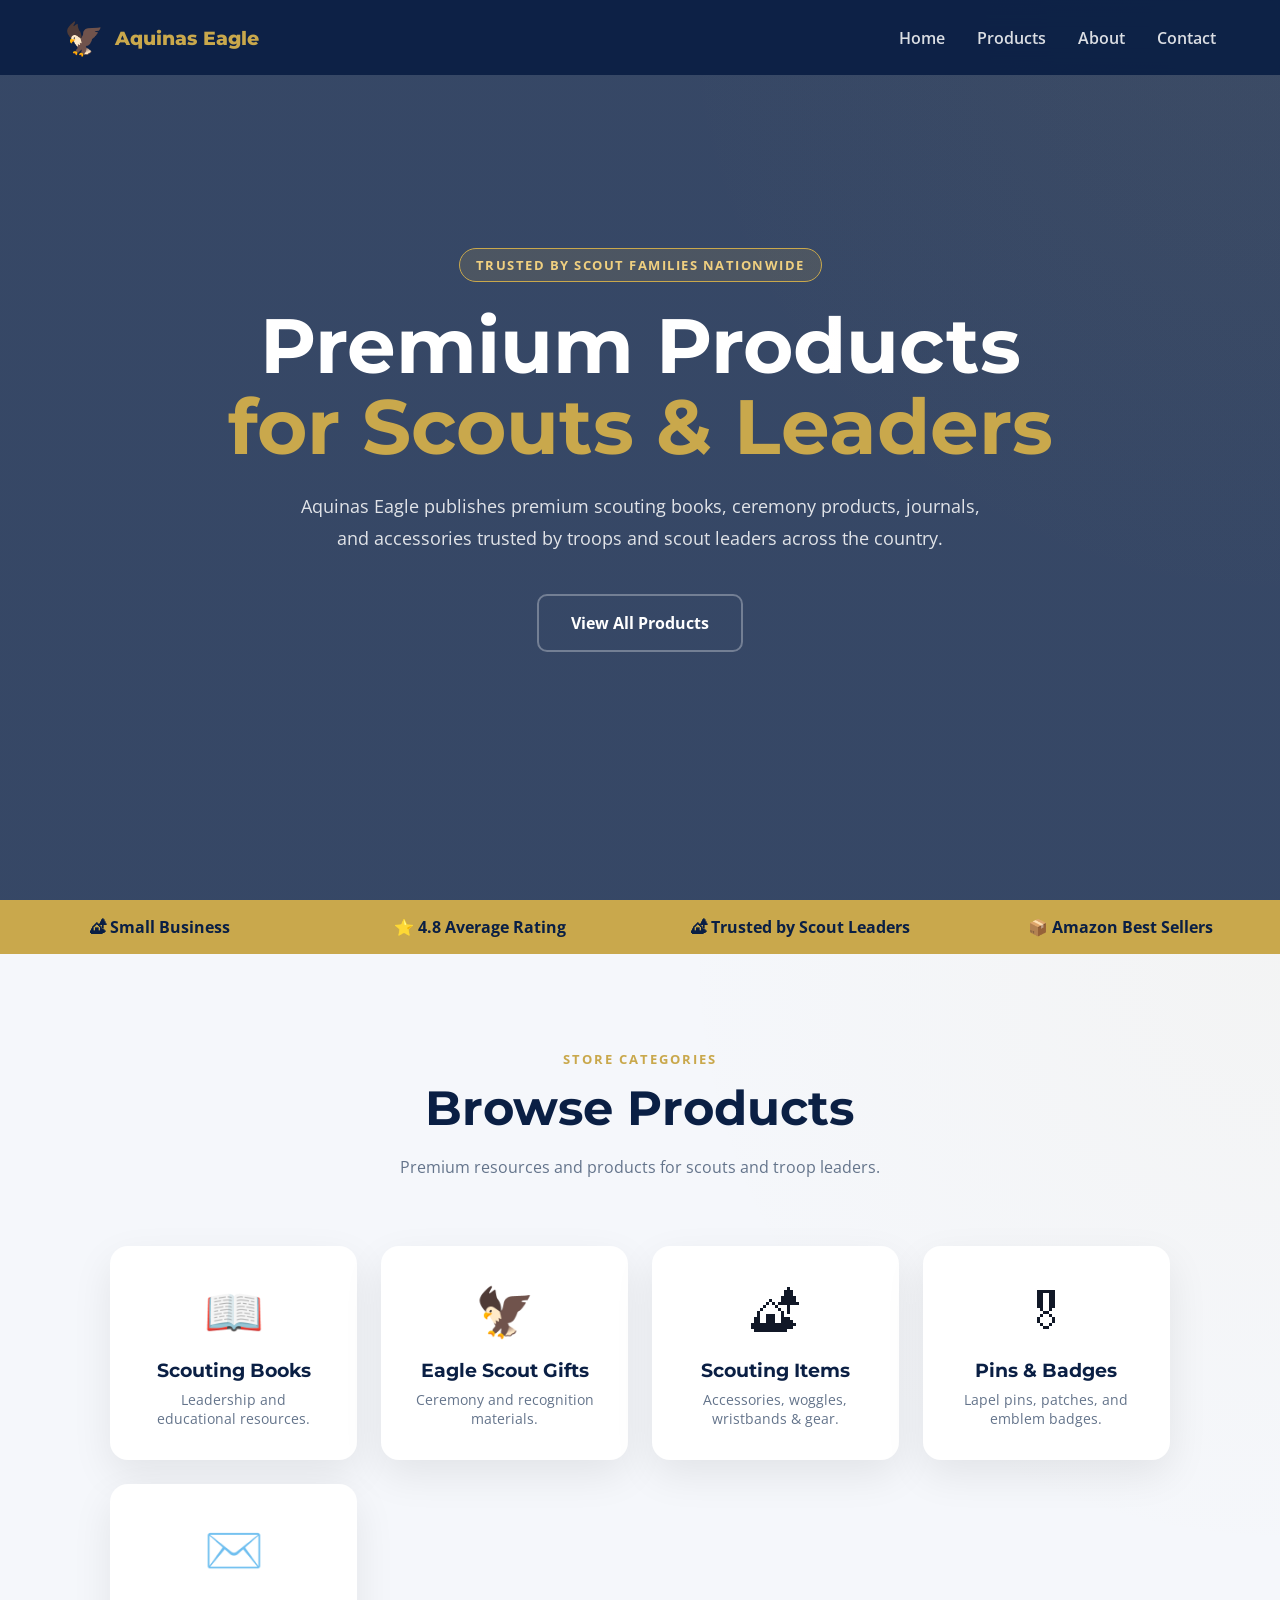
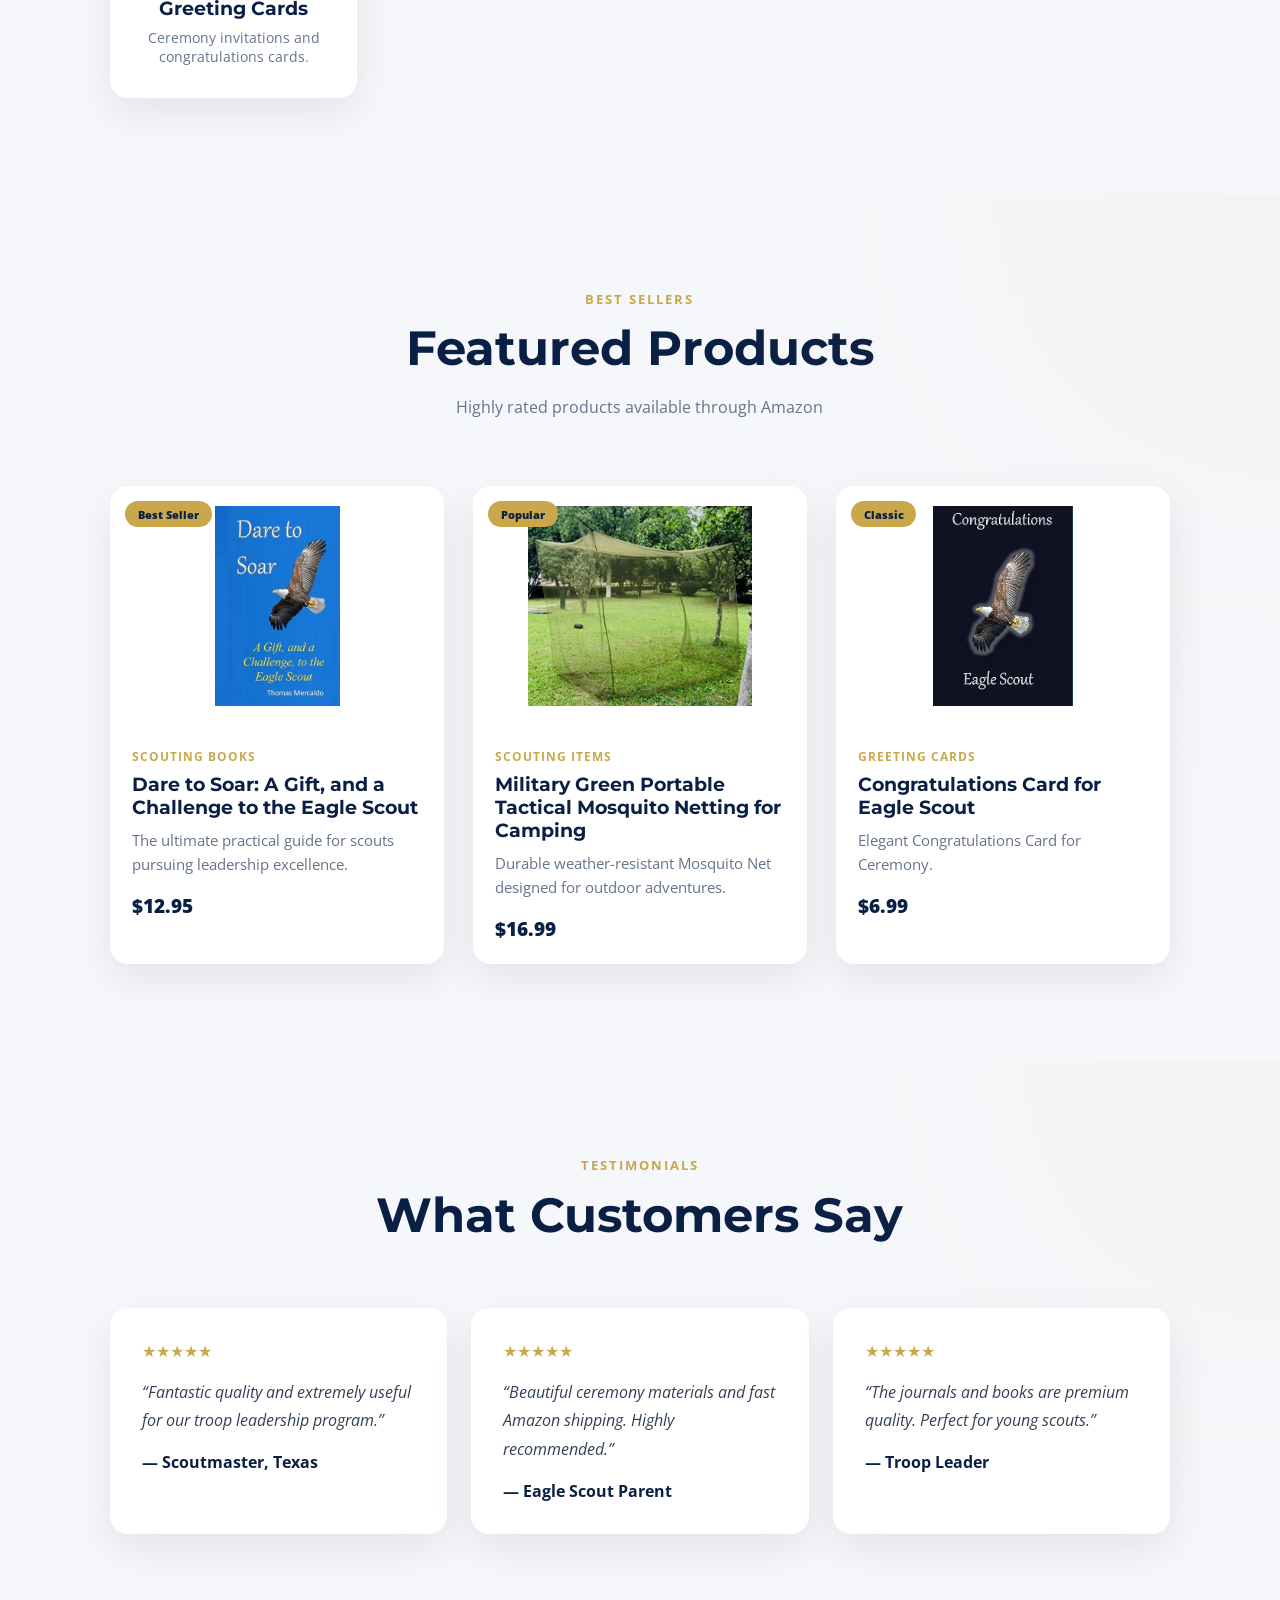
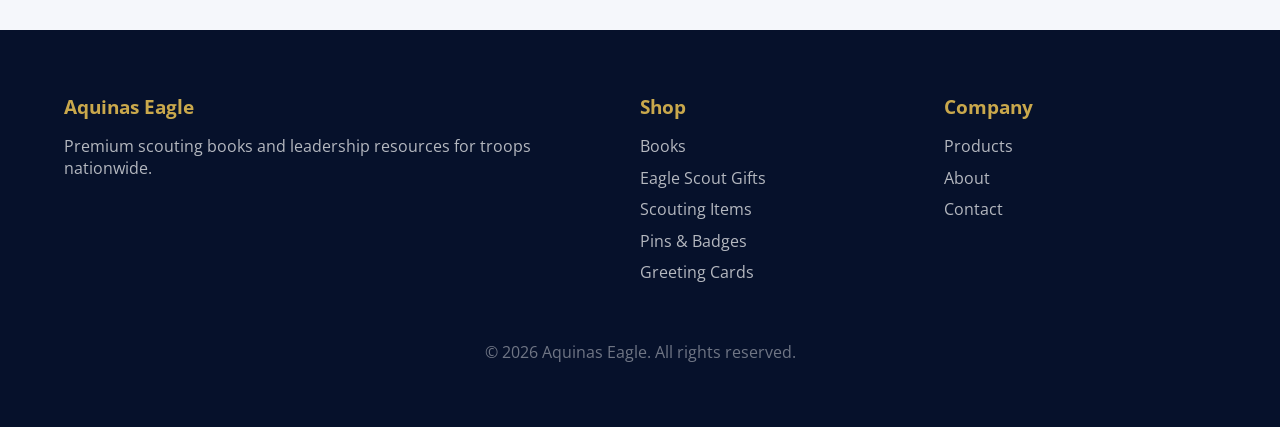
<file: index.html>
<!DOCTYPE html> 
<html lang="en">
<head>
<meta charset="UTF-8" />
<meta name="viewport" content="width=device-width, initial-scale=1.0"/>

<title>Aquinas Eagle – Premium Scouting Products</title>

<meta name="description" content="Premium scouting books, Eagle Scout gifts, outdoor gear, and leadership resources from Aquinas Eagle.">

<meta name="keywords" content="Eagle Scout gifts, scouting books, scout gear, camping supplies, leadership resources">

<meta property="og:title" content="Aquinas Eagle">

<meta property="og:description" content="Premium scouting products and leadership resources for scouts nationwide.">
    
<link href="https://fonts.googleapis.com/css2?family=Montserrat:wght@400;600;700;800&family=Open+Sans:wght@400;600&display=swap" rel="stylesheet">

<link rel="icon" type="image/png" href="favicon.png">
    
<link rel="stylesheet" href="assets/css/style.css">
</head>

<body>

<!-- NAV -->

<nav id="navbar">

    <a href="#" class="logo">
        <div class="logo-icon">🦅</div>
        <div class="logo-text">Aquinas Eagle</div>
    </a>

    <ul class="nav-links">
       <li><a href="index.html">Home</a></li>
       <li><a href="products.html">Products</a></li>
       <li><a href="about.html">About</a></li>
       <li><a href="contact.html">Contact</a></li>
    </ul>

    <div class="hamburger" id="hamburger">
        <span></span>
        <span></span>
        <span></span>
    </div>

</nav>

<!-- MOBILE MENU -->

<div class="mobile-menu" id="mobileMenu">
    <ul>
        <li><a href="index.html">Home</a></li>
        <li><a href="products.html">Products</a></li>
        <li><a href="about.html">About</a></li>
        <li><a href="contact.html">Contact</a></li>
    </ul>
</div>

<!-- HERO -->

<section class="hero">

    <div class="hero-content">

        <div class="hero-badge">
            Trusted by Scout Families Nationwide
        </div>

        <h1>
            Premium Products <span> for Scouts & Leaders</span>
        </h1>

        <p>
            Aquinas Eagle publishes premium scouting books,
            ceremony products, journals, and accessories trusted
            by troops and scout leaders across the country.
        </p>

        <div class="hero-buttons">

               <a href="products.html" class="btn btn-secondary">
                   View All Products
               </a>
        </div>

    </div>

</section>

<!-- TRUST BAR -->

<div class="trust-bar">

    <div class="trust-item">
        🏕 Small Business
    </div>

    <div class="trust-item">
        ⭐ 4.8 Average Rating
    </div>

    <div class="trust-item">
        🏕 Trusted by Scout Leaders
    </div>

    <div class="trust-item">
        📦 Amazon Best Sellers
    </div>

</div>

<!-- CATEGORIES -->

<section class="categories">
  <div class="container">

    <div class="section-header">
      <div class="section-tag">Store Categories</div>

      <h2 class="section-title">
        Browse Products
      </h2>

      <p class="section-sub">
        Premium resources and products for scouts and troop leaders.
      </p>
    </div>

    <div class="category-grid">

      <a href="products.html#scouting-books" class="category-card reveal">
        <div class="category-icon">📖</div>

        <h3>
          Scouting Books
        </h3>

        <p>
          Leadership and educational resources.
        </p>
      </a>

      <a href="products.html#eagle-scout-gifts" class="category-card reveal">
        <div class="category-icon">🦅</div>

        <h3>
          Eagle Scout Gifts
        </h3>

        <p>
          Ceremony and recognition materials.
        </p>
      </a>

      <a href="products.html#scout-items" class="category-card reveal">
        <div class="category-icon">🏕</div>

        <h3>
          Scouting Items
        </h3>

        <p>
          Accessories, woggles, wristbands & gear.
        </p>
      </a>

      <a href="products.html#pins-badges" class="category-card reveal">
        <div class="category-icon">🎖</div>

        <h3>
          Pins & Badges
        </h3>

        <p>
          Lapel pins, patches, and emblem badges.
        </p>
      </a>

      <a href="products.html#greeting-cards" class="category-card reveal">
        <div class="category-icon">✉️</div>

        <h3>
          Greeting Cards
        </h3>

        <p>
          Ceremony invitations and congratulations cards.
        </p>
      </a>

    </div>

  </div>
</section>

<!-- PRODUCTS -->

<section id="products">

    <div class="container">

        <div class="section-header">
            <div class="section-tag">Best Sellers</div>
            <h2 class="section-title">Featured Products</h2>
            <p class="section-sub">
                Highly rated products available through
                Amazon
            </p>
        </div>

        <div class="products-grid">

          <!-- PRODUCT 1 -->
          <div class="product-card reveal">
      
              <div class="product-image">
                  <img src="assets/images/dts-eagle-handbook.jpg" alt="Dare to Soar Eagle Scout Handbook">
      
                  <div class="product-badge">Best Seller</div>
      
                  <a href="https://www.amazon.com/Dare-Soar-Challenge-Eagle-Scout/dp/153495578X/ref=sr_1_1?crid=3O4N6T2Q53LSJ&dib=eyJ2IjoiMSJ9.[base64].3sm5b2GU0eOTRLwEEClfx-4gvUTEBi-RNGRxyUDR9yw&dib_tag=se&keywords=dare+to+soar+book&qid=1779986435&sprefix=dare+to+soar+book%2Caps%2C156&sr=8-1"
                     class="product-image-link"
                     target="_blank"
                     rel="noopener">
      
                      <span class="view-btn">View on Amazon →</span>
      
                  </a>
              </div>
      
              <div class="product-info">
      
                  <div class="product-category">
                      Scouting Books
                  </div>
      
                  <h3 class="product-title">
                      Dare to Soar: A Gift, and a Challenge to the Eagle Scout
                  </h3>
      
                  <p class="product-desc">
                      The ultimate practical guide for scouts pursuing leadership excellence.
                  </p>
      
                  <div class="product-footer">
                      <div class="price">$12.95</div>
                  </div>
      
              </div>
      
          </div>
      
          <!-- PRODUCT 2 -->
          <div class="product-card reveal">
      
              <div class="product-image">
                  <img src="assets/images/mosquitonet.jpg" alt="Military Camping Mosquito Net">
      
                  <div class="product-badge">Popular</div>
      
                  <a href="https://www.amazon.com/Aquinas-Eagle-Mosquito-Portable-Military/dp/B07V498DQP/ref=sr_1_2?dib=eyJ2IjoiMSJ9.[base64].GZRHQoWecD0tN6RAqo0qC1PRHBIDDTl1bL9uglylvG8&dib_tag=se&m=A7EDLQQ0YOE93&nsdOptOutParam=true&qid=1780326012&s=merchant-items&sr=1-2&xpid=Jw_xnoMtJ-lj-"
                     class="product-image-link"
                     target="_blank"
                     rel="noopener">
      
                      <span class="view-btn">View on Amazon →</span>
      
                  </a>
              </div>
      
              <div class="product-info">
      
                  <div class="product-category">
                      Scouting Items
                  </div>
      
                  <h3 class="product-title">
                      Military Green Portable Tactical Mosquito Netting for Camping
                  </h3>
      
                  <p class="product-desc">
                      Durable weather-resistant Mosquito Net designed for outdoor adventures.
                  </p>
      
                  <div class="product-footer">
                      <div class="price">$16.99</div>
                  </div>
      
              </div>
      
          </div>
      
          <!-- PRODUCT 3 -->
          <div class="product-card reveal">
      
              <div class="product-image">
                  <img src="assets/images/glowingeagle.jpg" alt="Eagle Scout Congratulations Card">
      
                  <div class="product-badge">Classic</div>
      
                  <a href="https://www.amazon.com/Glowing-Eagle-Congratulations-Card-Scouts/dp/B089B8J88V/ref=sr_1_4?dib=eyJ2IjoiMSJ9.[base64].GZRHQoWecD0tN6RAqo0qC1PRHBIDDTl1bL9uglylvG8&dib_tag=se&m=A7EDLQQ0YOE93&nsdOptOutParam=true&qid=1780326012&s=merchant-items&sr=1-4&xpid=Jw_xnoMtJ-lj-"
                     class="product-image-link"
                     target="_blank"
                     rel="noopener">
      
                      <span class="view-btn">View on Amazon →</span>
      
                  </a>
              </div>
      
              <div class="product-info">
      
                  <div class="product-category">
                      Greeting Cards
                  </div>
      
                  <h3 class="product-title">
                      Congratulations Card for Eagle Scout
                  </h3>
      
                  <p class="product-desc">
                      Elegant Congratulations Card for Ceremony.
                  </p>
      
                  <div class="product-footer">
                      <div class="price">$6.99</div>
                  </div>
      
              </div>
      
          </div>
      
      </div>

    </div>

</section>

<!-- TESTIMONIALS -->

<section class="testimonials" id="reviews">

    <div class="container">

        <div class="section-header">
            <div class="section-tag">Testimonials</div>
            <h2 class="section-title">What Customers Say</h2>
        </div>

        <div class="testimonial-grid">

            <div class="testimonial-card reveal">

                <div class="stars">★★★★★</div>

                <p>
                    “Fantastic quality and extremely useful
                    for our troop leadership program.”
                </p>

                <div class="reviewer">
                    — Scoutmaster, Texas
                </div>

            </div>

            <div class="testimonial-card reveal">

                <div class="stars">★★★★★</div>

                <p>
                    “Beautiful ceremony materials and fast
                    Amazon shipping. Highly recommended.”
                </p>

                <div class="reviewer">
                    — Eagle Scout Parent
                </div>

            </div>

            <div class="testimonial-card reveal">

                <div class="stars">★★★★★</div>

                <p>
                    “The journals and books are premium quality.
                    Perfect for young scouts.”
                </p>

                <div class="reviewer">
                    — Troop Leader
                </div>

            </div>

        </div>

    </div>

</section>

<!-- FOOTER -->
<footer>
  <div class="footer-grid">
    <div>
      <h3>Aquinas Eagle</h3>
      <p>Premium scouting books and leadership resources for troops nationwide.</p>
    </div>
    <div>
      <h3>Shop</h3>
      <ul>
        <li><a href="products.html#scouting-books">Books</a></li>
        <li><a href="products.html#eagle-scout-gifts">Eagle Scout Gifts</a></li>
        <li><a href="products.html#scout-items">Scouting Items</a></li>
        <li><a href="products.html#pins-badges">Pins &amp; Badges</a></li>
        <li><a href="products.html#greeting-cards">Greeting Cards</a></li>
      </ul>
    </div>
    <div>
      <h3>Company</h3>
      <ul>
        <li><a href="products.html">Products</a></li>
        <li><a href="about.html">About</a></li>
        <li><a href="contact.html">Contact</a></li>
      </ul>
    </div>
  </div>
  <div class="footer-bottom">© 2026 Aquinas Eagle. All rights reserved.</div>
</footer>



<!-- JAVASCRIPT -->

<script>

/* NAV SHRINK */

window.addEventListener('scroll',()=>{

    const nav=document.getElementById('navbar');

    if(window.scrollY > 40){
        nav.classList.add('scrolled');
    }else{
        nav.classList.remove('scrolled');
    }

});

/* MOBILE MENU */

const hamburger=document.getElementById('hamburger');
const mobileMenu=document.getElementById('mobileMenu');

hamburger.addEventListener('click',()=>{

    mobileMenu.classList.toggle('active');

});

/* REVEAL ANIMATIONS */

const reveals=document.querySelectorAll('.reveal');

const observer=new IntersectionObserver(entries=>{

    entries.forEach(entry=>{

        if(entry.isIntersecting){

            entry.target.classList.add('visible');

        }

    });

},{threshold:0.1});

reveals.forEach(el=>observer.observe(el));

</script>

</body>
</html>
</file>
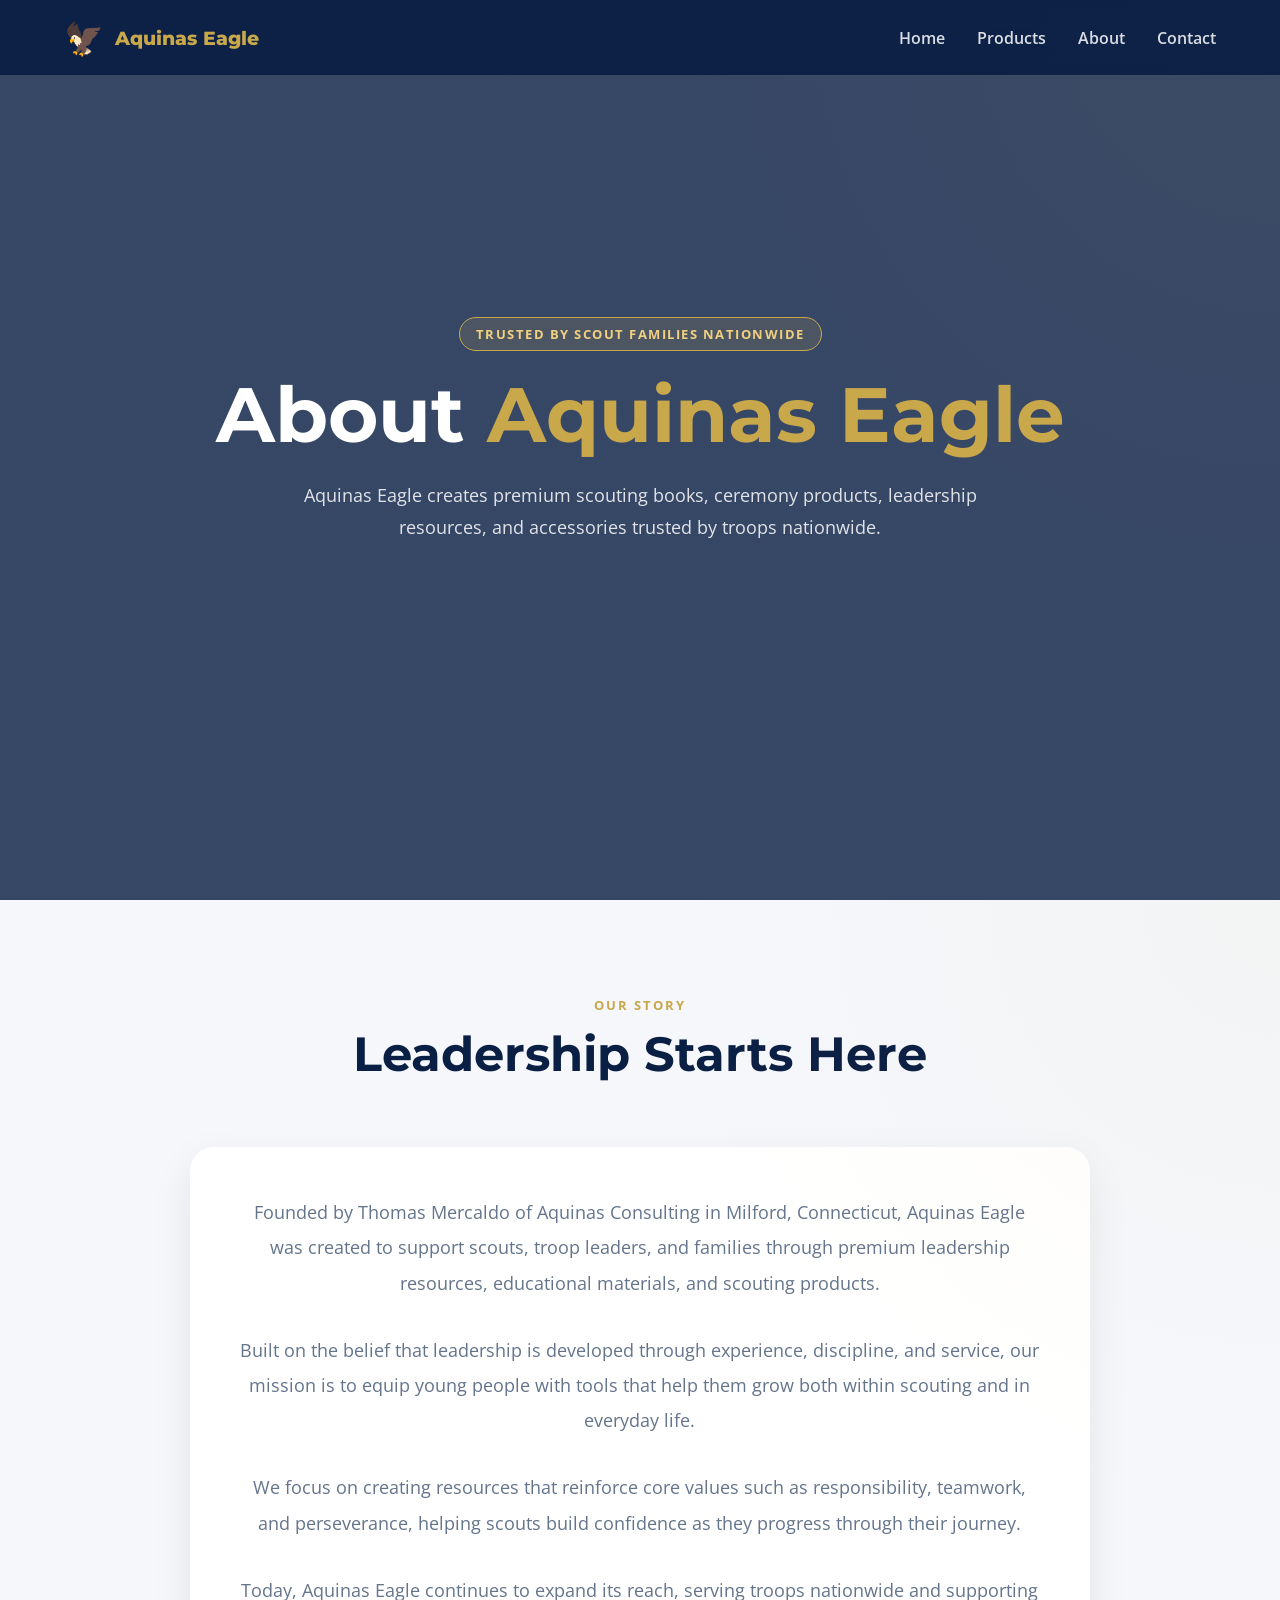
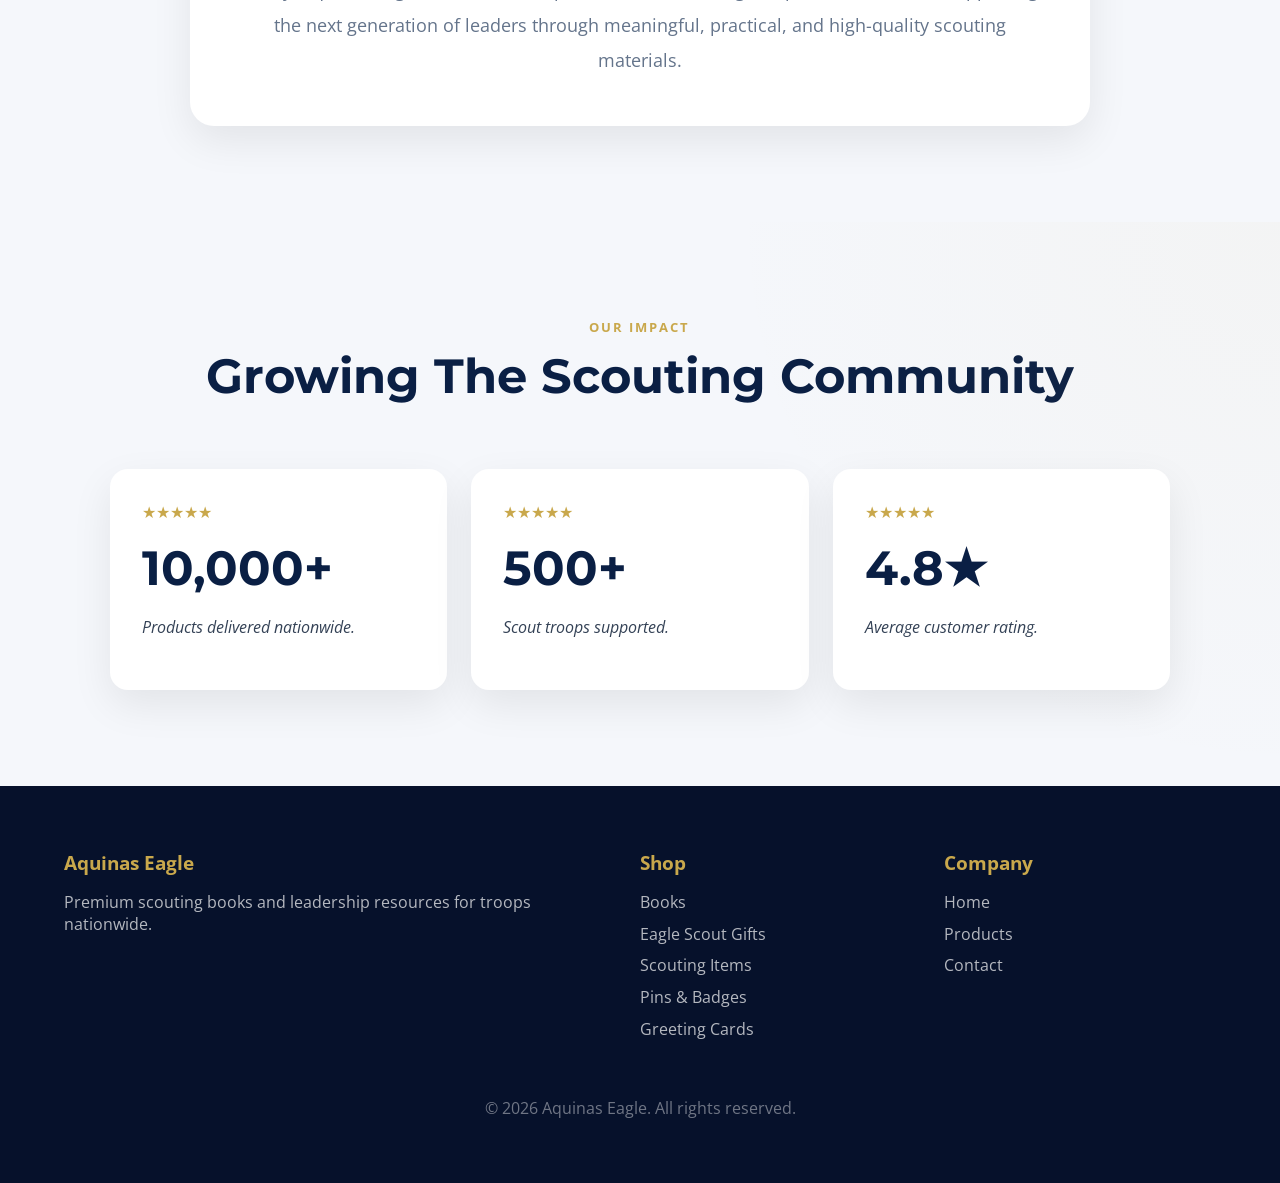
<file: about.html>
<!DOCTYPE html>
<html lang="en">

<head>

    <meta charset="UTF-8">
    <meta name="viewport" content="width=device-width, initial-scale=1.0">

    <title>About - Aquinas Eagle</title>

    <meta name="description" content="Learn about Aquinas Eagle and our mission to support scouts, troop leaders, and families through leadership resources and premium scouting products.">
    <meta name="keywords" content="About Aquinas Eagle, scouting leadership, Eagle Scout resources, scout leadership development, scouting company, troop leadership resources, scouting mission">
    
    <link rel="icon" type="image/png" href="favicon.png">
    
    <!-- MAIN CSS -->
    <link rel="stylesheet" href="assets/css/style.css">

    <!-- GOOGLE FONTS -->
    <link href="https://fonts.googleapis.com/css2?family=Montserrat:wght@400;600;700;800&family=Open+Sans:wght@400;600&display=swap" rel="stylesheet">

</head>

<body>

<!-- NAVBAR -->

<nav id="navbar">

    <a href="index.html" class="logo">

        <div class="logo-icon">
            🦅
        </div>

        <div class="logo-text">
            Aquinas Eagle
        </div>

    </a>

    <ul class="nav-links">

        <li><a href="index.html">Home</a></li>

        <li><a href="products.html">Products</a></li>

        <li><a href="about.html">About</a></li>

        <li><a href="contact.html">Contact</a></li>

    </ul>
    <!-- HAMBURGER -->

    <div class="hamburger" id="hamburger">

        <span></span>
        <span></span>
        <span></span>

    </div>

    <!-- MOBILE MENU -->

    <div class="mobile-menu" id="mobileMenu">

        <ul>

            <li><a href="index.html">Home</a></li>

            <li><a href="products.html">Products</a></li>

            <li><a href="about.html">About</a></li>

            <li><a href="contact.html">Contact</a></li>

        </ul>

    </div>
</nav>

<!-- HERO -->

<section class="hero">

    <div class="hero-content">

        <div class="hero-badge">
            Trusted By Scout Families Nationwide
        </div>

        <h1>
            About <span>Aquinas Eagle</span>
        </h1>

        <p>
            Aquinas Eagle creates premium scouting books,
            ceremony products, leadership resources,
            and accessories trusted by troops nationwide.
        </p>

    </div>

</section>

<!-- ABOUT TEXT SECTION -->

<section class="categories">

    <div class="container">

        <div class="section-header">

            <div class="section-tag">
                Our Story
            </div>

            <h2 class="section-title">
                Leadership Starts Here
            </h2>

        </div>

        <div style="
            max-width:900px;
            margin:auto;
            text-align:center;
            background:white;
            padding:3rem;
            border-radius:24px;
            box-shadow:var(--shadow);
        ">

            <p style="
                font-size:1.1rem;
                line-height:2;
                color:var(--gray);
                margin-bottom:2rem;
            ">
                Founded by Thomas Mercaldo of Aquinas Consulting in Milford, Connecticut,
                Aquinas Eagle was created to support scouts, troop leaders, and families
                through premium leadership resources, educational materials, and scouting products.
            </p>

            <p style="
                font-size:1.1rem;
                line-height:2;
                color:var(--gray);
                margin-bottom:2rem;
            ">
                Built on the belief that leadership is developed through experience, discipline,
                and service, our mission is to equip young people with tools that help them grow
                both within scouting and in everyday life.
            </p>

            <p style="
                font-size:1.1rem;
                line-height:2;
                color:var(--gray);
                margin-bottom:2rem;
            ">
                We focus on creating resources that reinforce core values such as responsibility,
                teamwork, and perseverance, helping scouts build confidence as they progress
                through their journey.
            </p>

            <p style="
                font-size:1.1rem;
                line-height:2;
                color:var(--gray);
            ">
                Today, Aquinas Eagle continues to expand its reach, serving troops nationwide
                and supporting the next generation of leaders through meaningful, practical,
                and high-quality scouting materials.
            </p>

        </div>

    </div>

</section>
    
<!-- STATS / TESTIMONIAL STYLE -->

<section class="testimonials">

    <div class="container">

        <div class="section-header">

            <div class="section-tag">
                Our Impact
            </div>

            <h2 class="section-title">
                Growing The Scouting Community
            </h2>

        </div>

        <div class="testimonial-grid">

            <!-- STAT -->

            <div class="testimonial-card reveal">

                <div class="stars">
                    ★★★★★
                </div>

                <h2 class="section-title">
                    10,000+
                </h2>

                <p>
                    Products delivered nationwide.
                </p>

            </div>

            <!-- STAT -->

            <div class="testimonial-card reveal">

                <div class="stars">
                    ★★★★★
                </div>

                <h2 class="section-title">
                    500+
                </h2>

                <p>
                    Scout troops supported.
                </p>

            </div>

            <!-- STAT -->

            <div class="testimonial-card reveal">

                <div class="stars">
                    ★★★★★
                </div>

                <h2 class="section-title">
                    4.8★
                </h2>

                <p>
                    Average customer rating.
                </p>

            </div>

        </div>

    </div>

</section>

<!-- FOOTER -->
<footer>
  <div class="footer-grid">
    <div>
      <h3>Aquinas Eagle</h3>
      <p>Premium scouting books and leadership resources for troops nationwide.</p>
    </div>
    <div>
      <h3>Shop</h3>
      <ul>
        <li><a href="products.html#scouting-books">Books</a></li>
        <li><a href="products.html#eagle-scout-gifts">Eagle Scout Gifts</a></li>
        <li><a href="products.html#scout-items">Scouting Items</a></li>
        <li><a href="products.html#pins-badges">Pins &amp; Badges</a></li>
        <li><a href="products.html#greeting-cards">Greeting Cards</a></li>
      </ul>
    </div>
    <div>
      <h3>Company</h3>
      <ul>
        <li><a href="index.html">Home</a></li>
        <li><a href="products.html">Products</a></li>
        <li><a href="contact.html">Contact</a></li>
      </ul>
    </div>
  </div>
  <div class="footer-bottom">© 2026 Aquinas Eagle. All rights reserved.</div>
</footer>

<!-- MAIN JS -->
<script src="assets/js/main.js"></script>

</body>
</html>
</file>
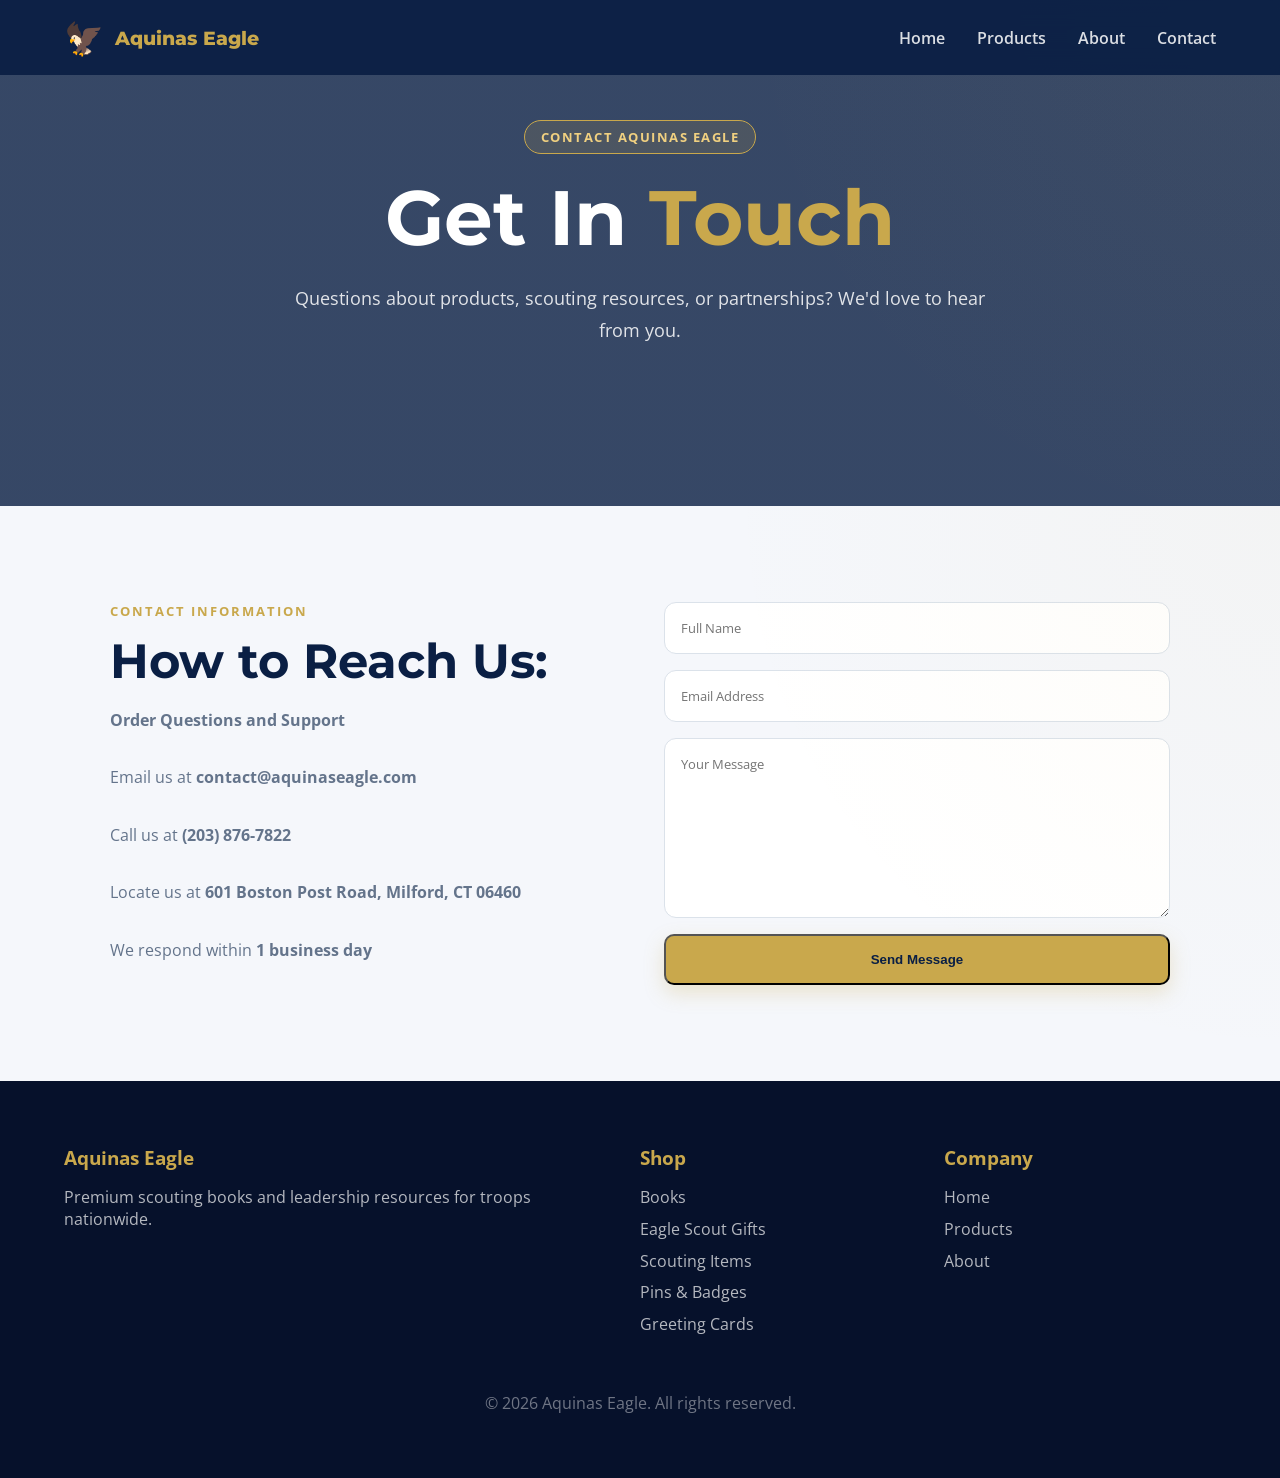
<file: contact.html>
<!DOCTYPE html>
<html lang="en">

<head>

<meta charset="UTF-8">
<meta name="viewport" content="width=device-width, initial-scale=1.0">

<title>Contact - Aquinas Eagle</title>

<meta name="description" content="Contact Aquinas Eagle for questions about scouting books, Eagle Scout gifts, troop resources, and customer support.">
<meta name="keywords" content="Contact Aquinas Eagle, scouting support, Eagle Scout products contact, scout supplies help, customer support scouting products">
    
<link rel="stylesheet" href="assets/css/style.css">

<link rel="icon" type="image/png" href="favicon.png">
    
<link href="https://fonts.googleapis.com/css2?family=Montserrat:wght@400;600;700;800&family=Open+Sans:wght@400;600&display=swap" rel="stylesheet">

</head>

<body>

<nav id="navbar">

    <a href="index.html" class="logo">

        <div class="logo-icon">🦅</div>

        <div class="logo-text">
            Aquinas Eagle
        </div>

    </a>

    <ul class="nav-links">

        <li><a href="index.html">Home</a></li>

        <li><a href="products.html">Products</a></li>

        <li><a href="about.html">About</a></li>

        <li><a href="contact.html">Contact</a></li>

    </ul>
    <!-- HAMBURGER -->

    <div class="hamburger" id="hamburger">

        <span></span>
        <span></span>
        <span></span>

    </div>

    <!-- MOBILE MENU -->

    <div class="mobile-menu" id="mobileMenu">

        <ul>

            <li><a href="index.html">Home</a></li>

            <li><a href="products.html">Products</a></li>

            <li><a href="about.html">About</a></li>

            <li><a href="contact.html">Contact</a></li>

        </ul>

    </div>
</nav>

<section class="hero page-hero">

    <div class="hero-content">

        <div class="hero-badge">
            Contact Aquinas Eagle
        </div>

        <h1>
            Get In <span>Touch</span>
        </h1>

        <p>
            Questions about products, scouting resources,
            or partnerships? We'd love to hear from you.
        </p>

    </div>

</section>

<section class="categories">

    <div class="container">

        <div class="contact-grid">

            <div>

                <div class="section-tag">
                    Contact Information
                </div>

                <h2 class="section-title">
                    <b> How to Reach Us: </b>
                </h2>

                <p class="section-sub" style="margin:0;">

                    <b> Order Questions and Support </b> <br> <br> Email us at <b> contact@aquinaseagle.com </b> <br> <br> Call us at <b> (203) 876-7822 </b> <br> <br> Locate us at <b> 601 Boston Post Road, Milford, CT 06460</b> <br> <br> We respond within <b> 1 business day </b>

                </p>

            </div>

            <form 
            action="https://formsubmit.co/contact@aquinaseagle.com" 
            method="POST"
            class="contact-form"
            >

                <input 
                type="text"
                name="name"
                placeholder="Full Name"
                required>

                <input 
                type="email"
                name="email"
                placeholder="Email Address"
                required>

                <textarea
                name="message"
                placeholder="Your Message"
                required></textarea>

                <button type="submit" class="btn btn-primary">
                     Send Message
                </button>

            </form>

        </div>

    </div>

</section>

<!-- FOOTER -->
<footer>
  <div class="footer-grid">
    <div>
      <h3>Aquinas Eagle</h3>
      <p>Premium scouting books and leadership resources for troops nationwide.</p>
    </div>
    <div>
      <h3>Shop</h3>
      <ul>
        <li><a href="products.html#scouting-books">Books</a></li>
        <li><a href="products.html#eagle-scout-gifts">Eagle Scout Gifts</a></li>
        <li><a href="products.html#scout-items">Scouting Items</a></li>
        <li><a href="products.html#pins-badges">Pins &amp; Badges</a></li>
        <li><a href="products.html#greeting-cards">Greeting Cards</a></li>
      </ul>
    </div>
    <div>
      <h3>Company</h3>
      <ul>
        <li><a href="index.html">Home</a></li>
        <li><a href="products.html">Products</a></li>
        <li><a href="about.html">About</a></li>
      </ul>
    </div>
  </div>
  <div class="footer-bottom">© 2026 Aquinas Eagle. All rights reserved.</div>
</footer>

<!-- MAIN JS -->
<script src="assets/js/main.js"></script>
    
</body>
</html>
</file>
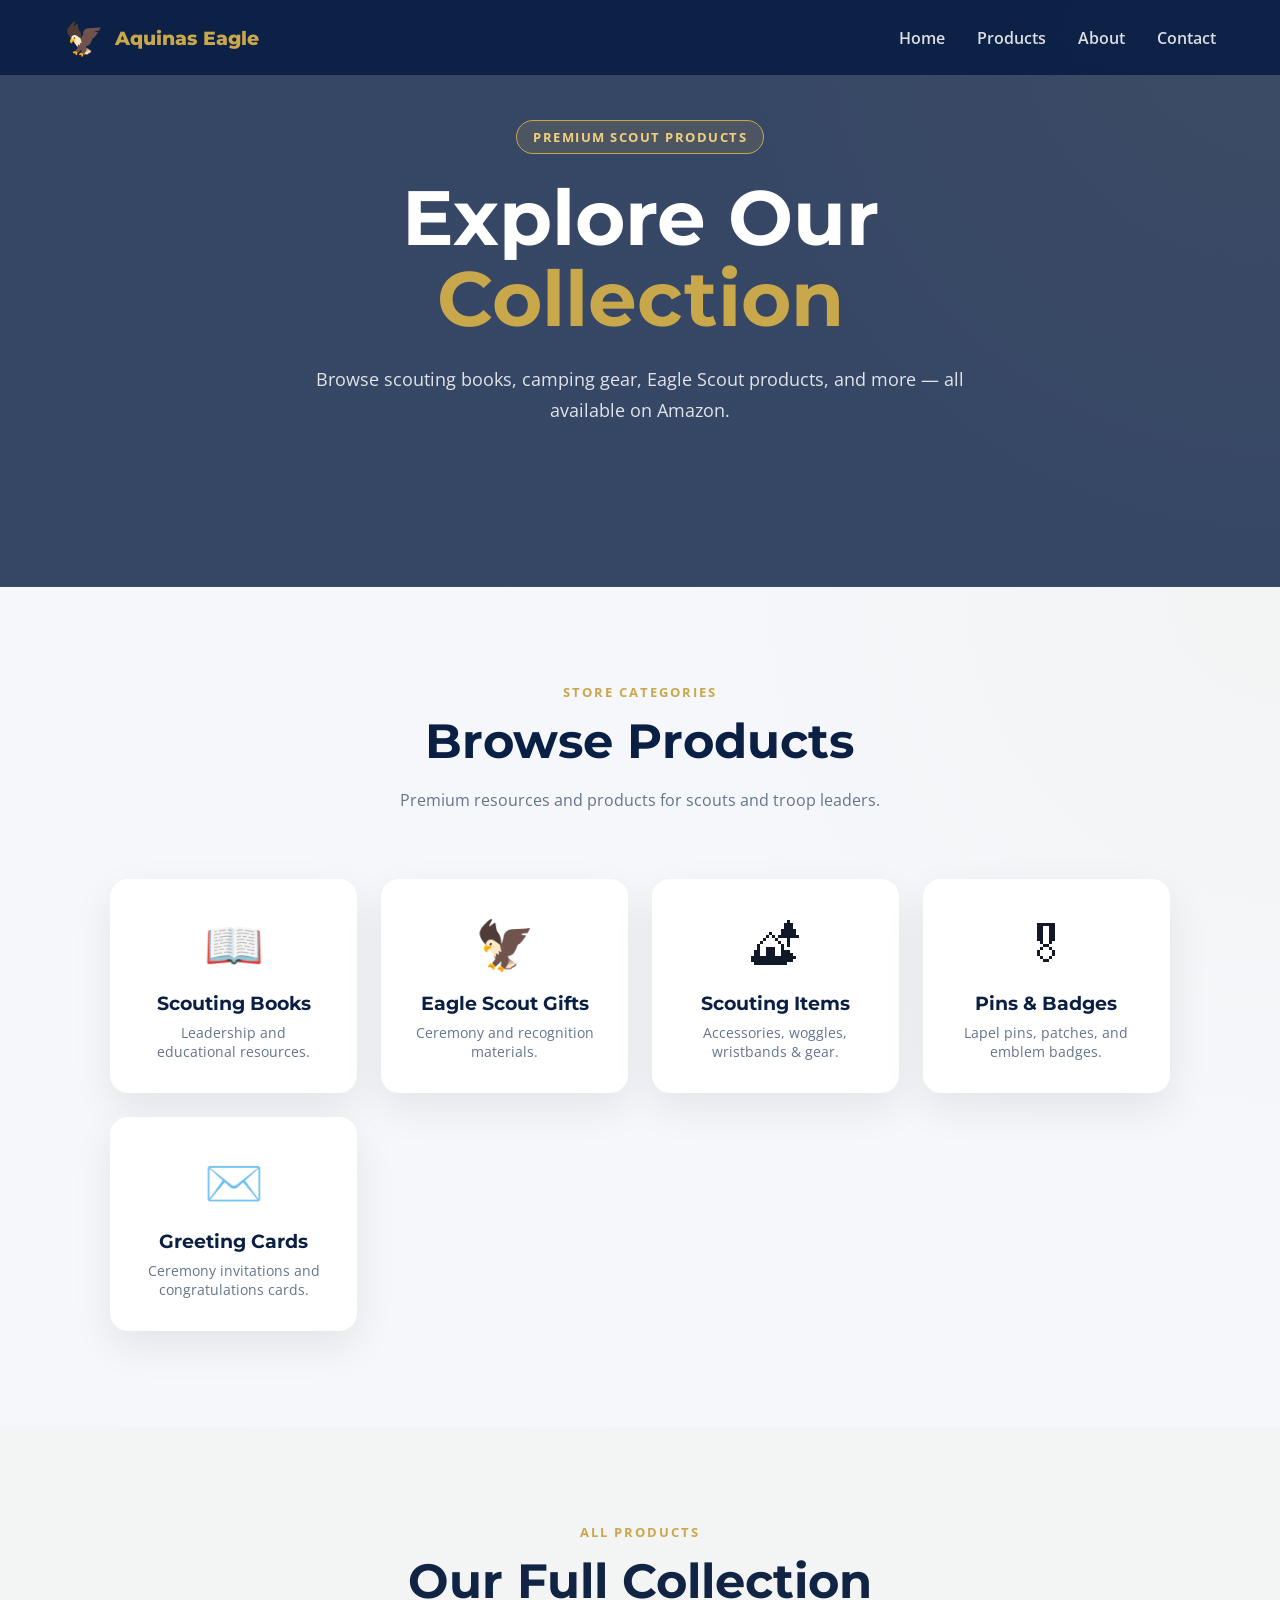
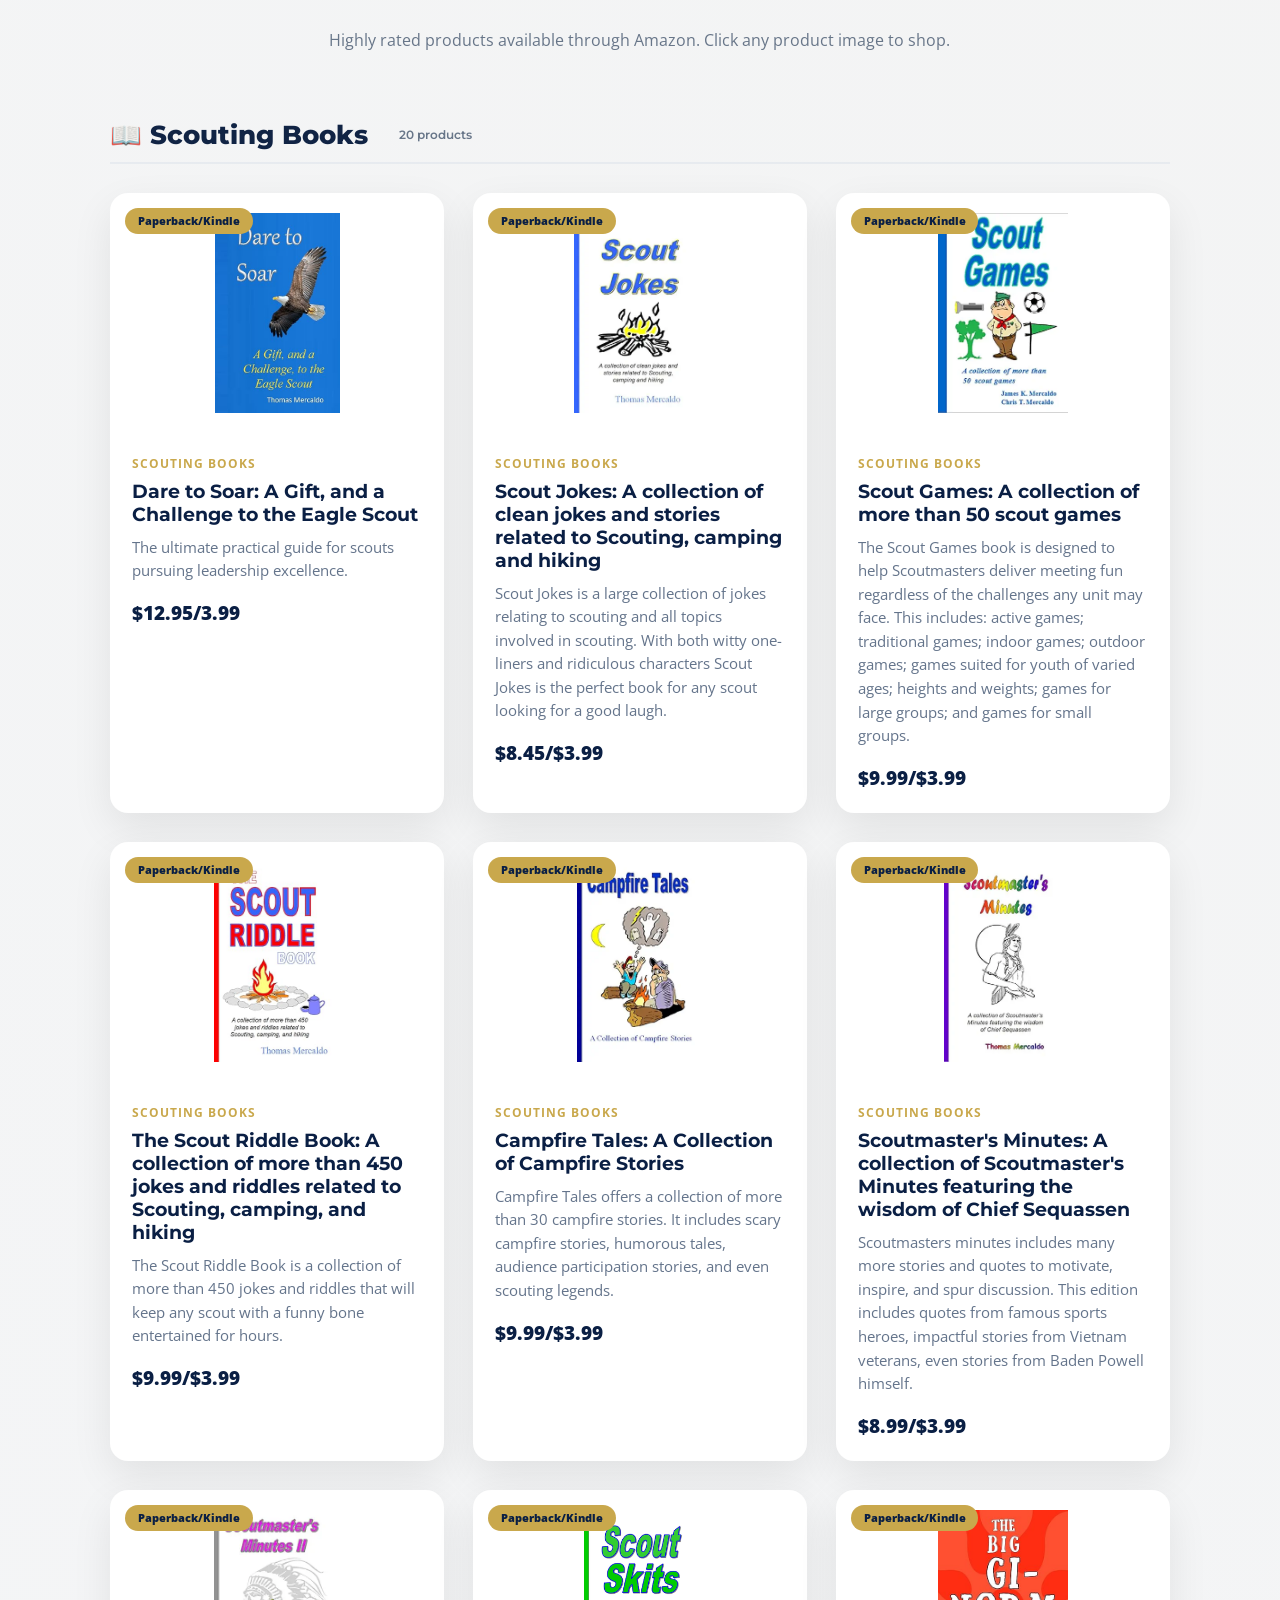
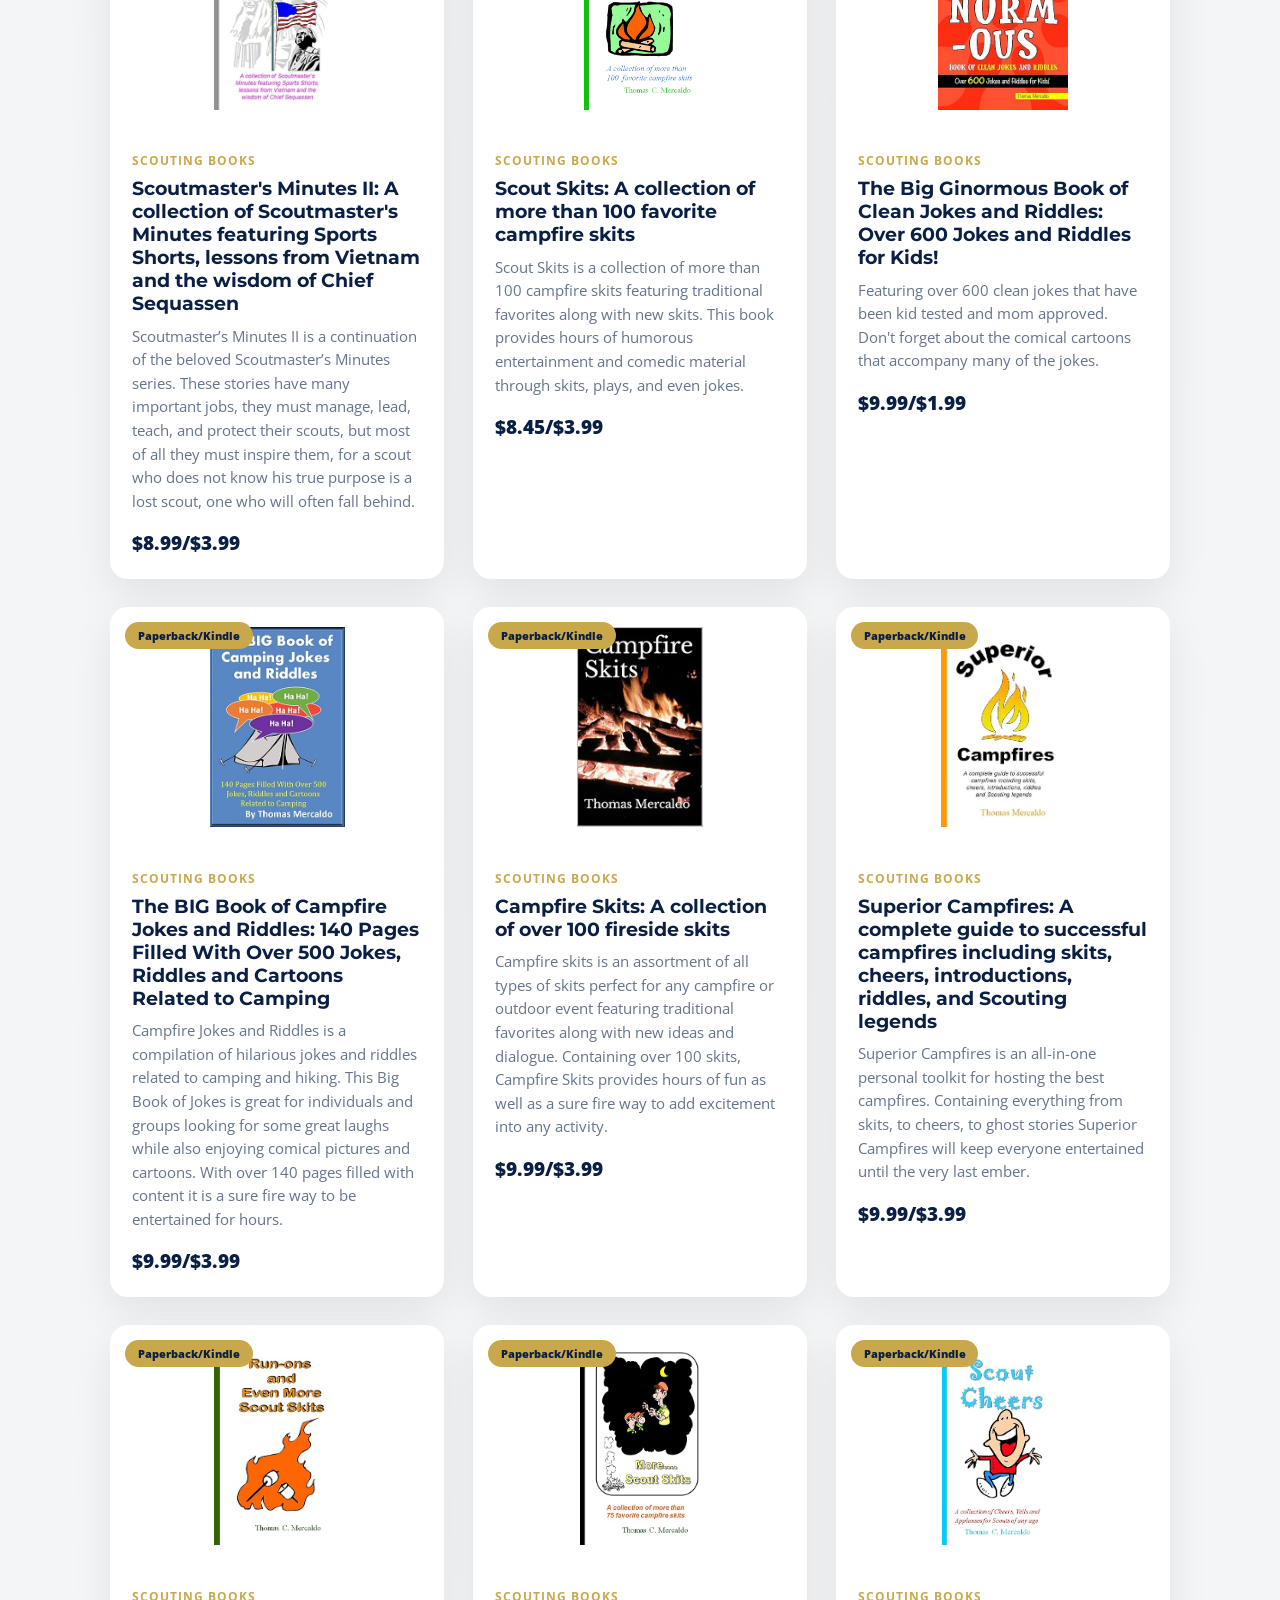
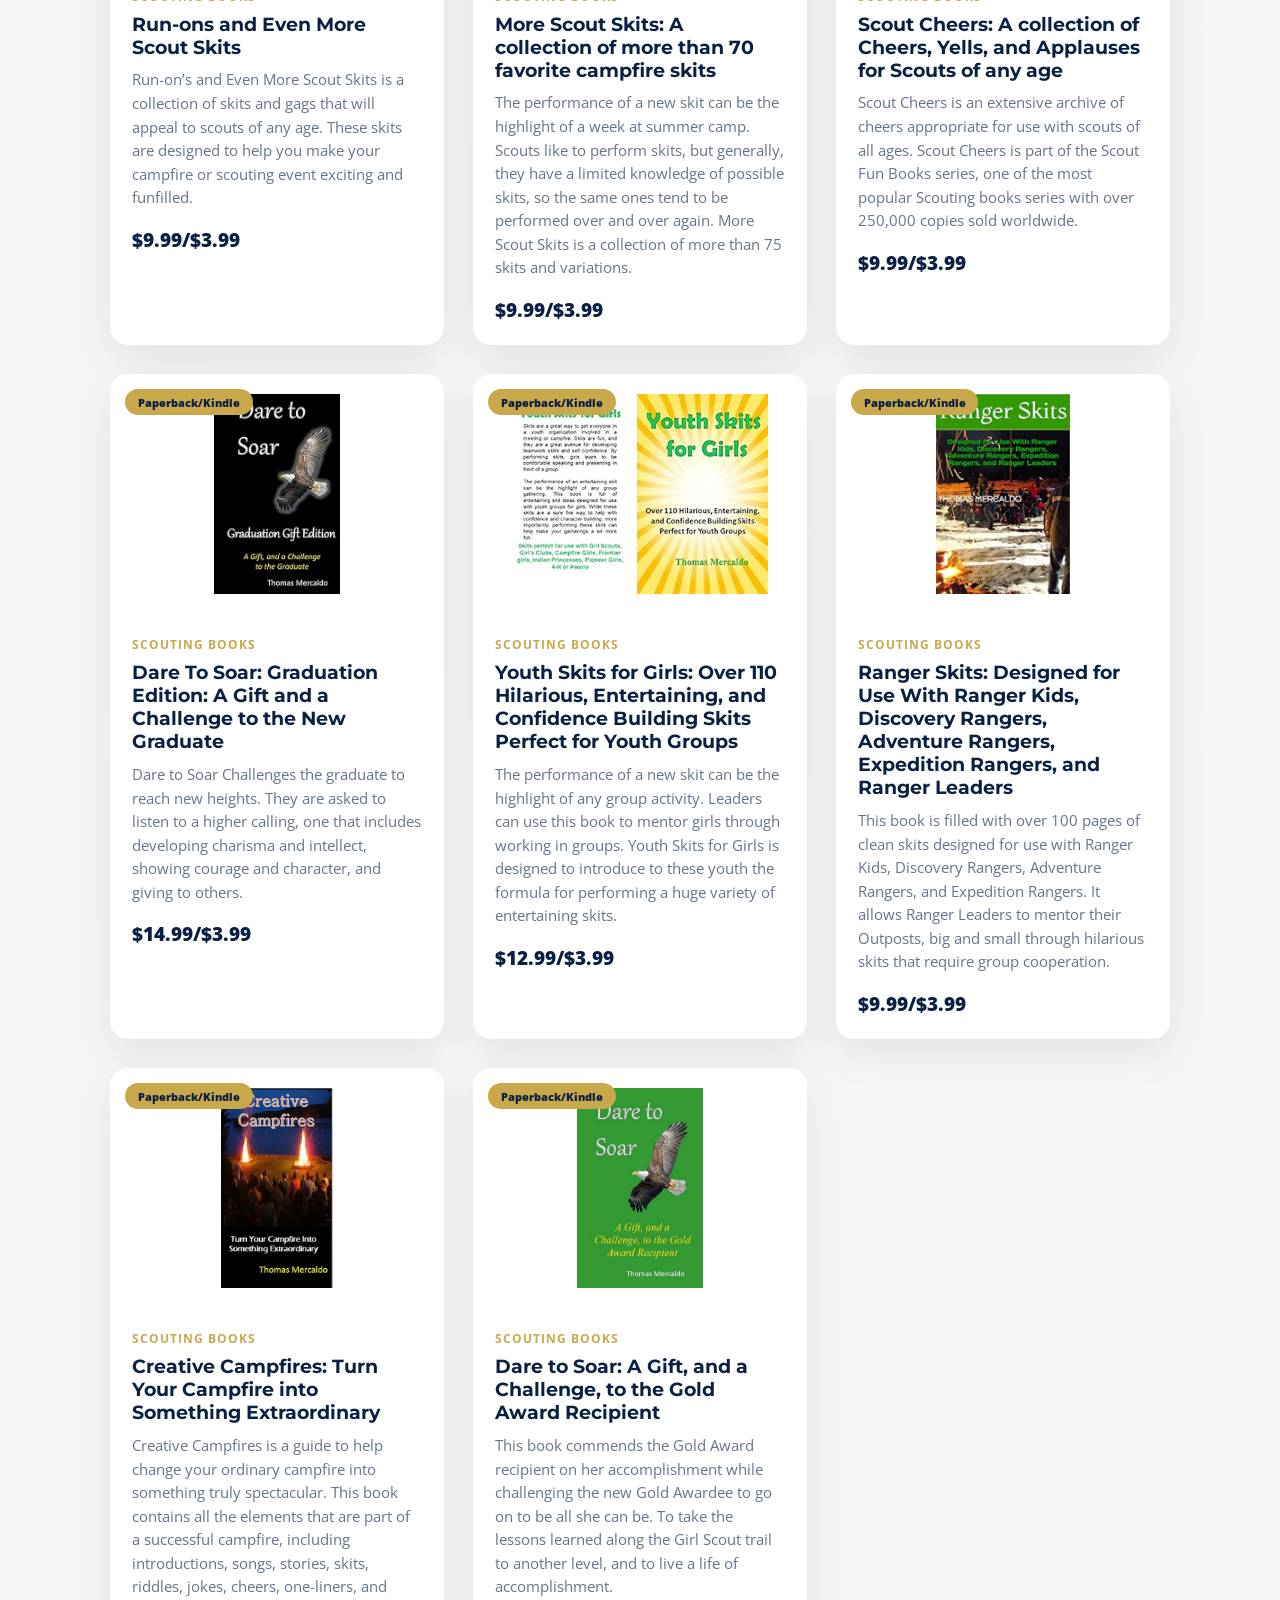
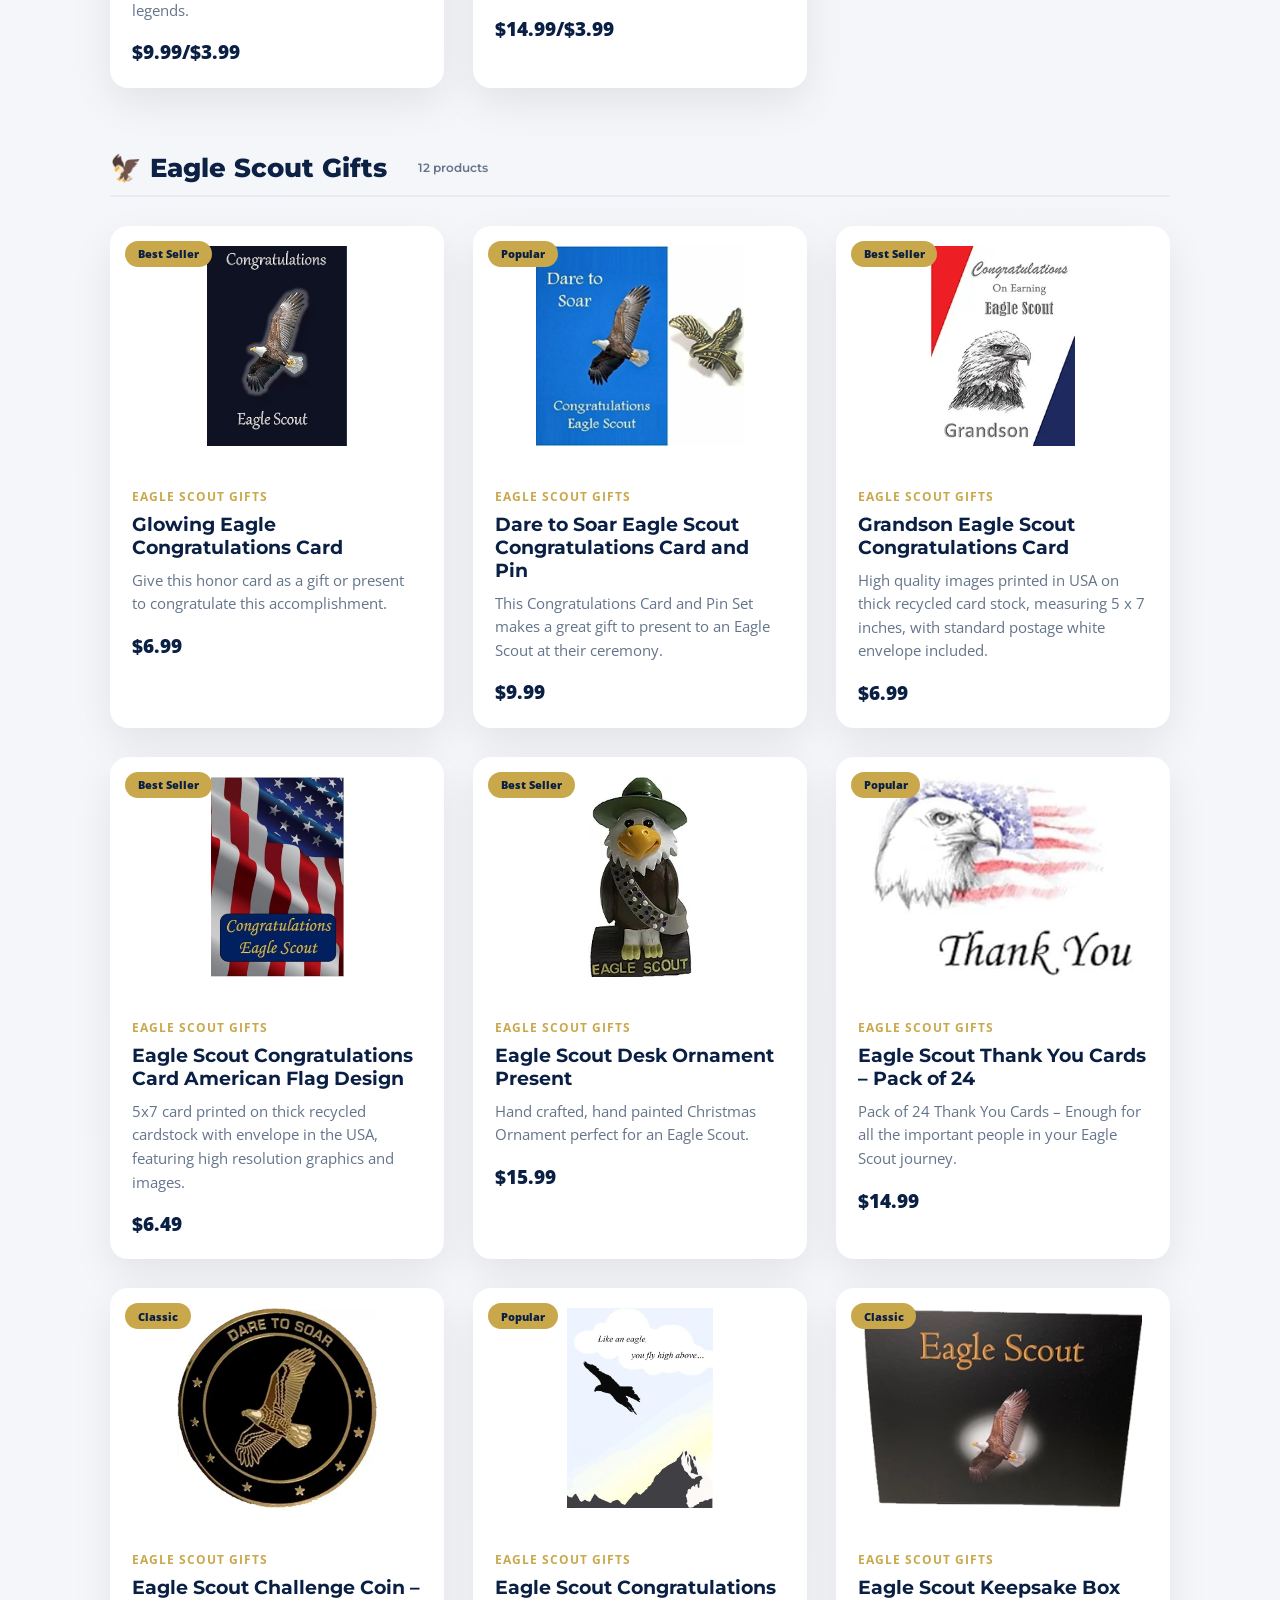
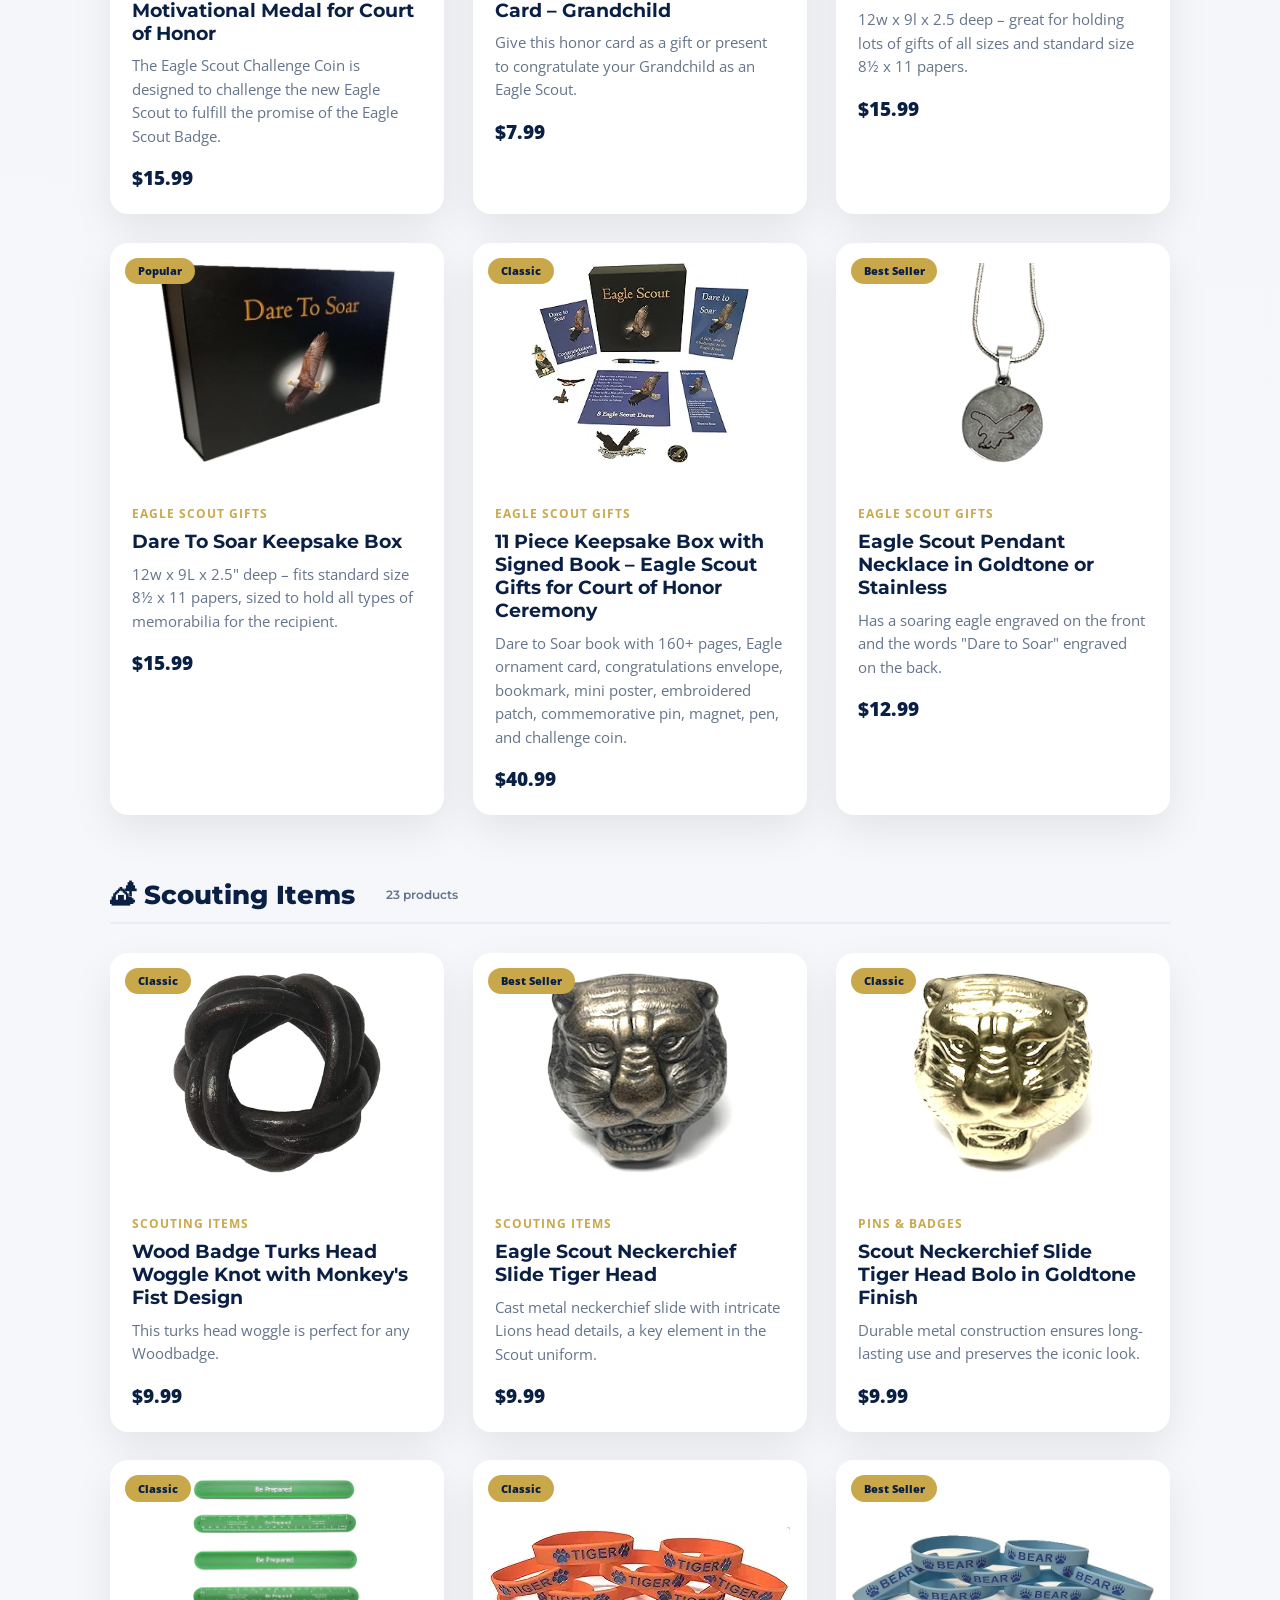
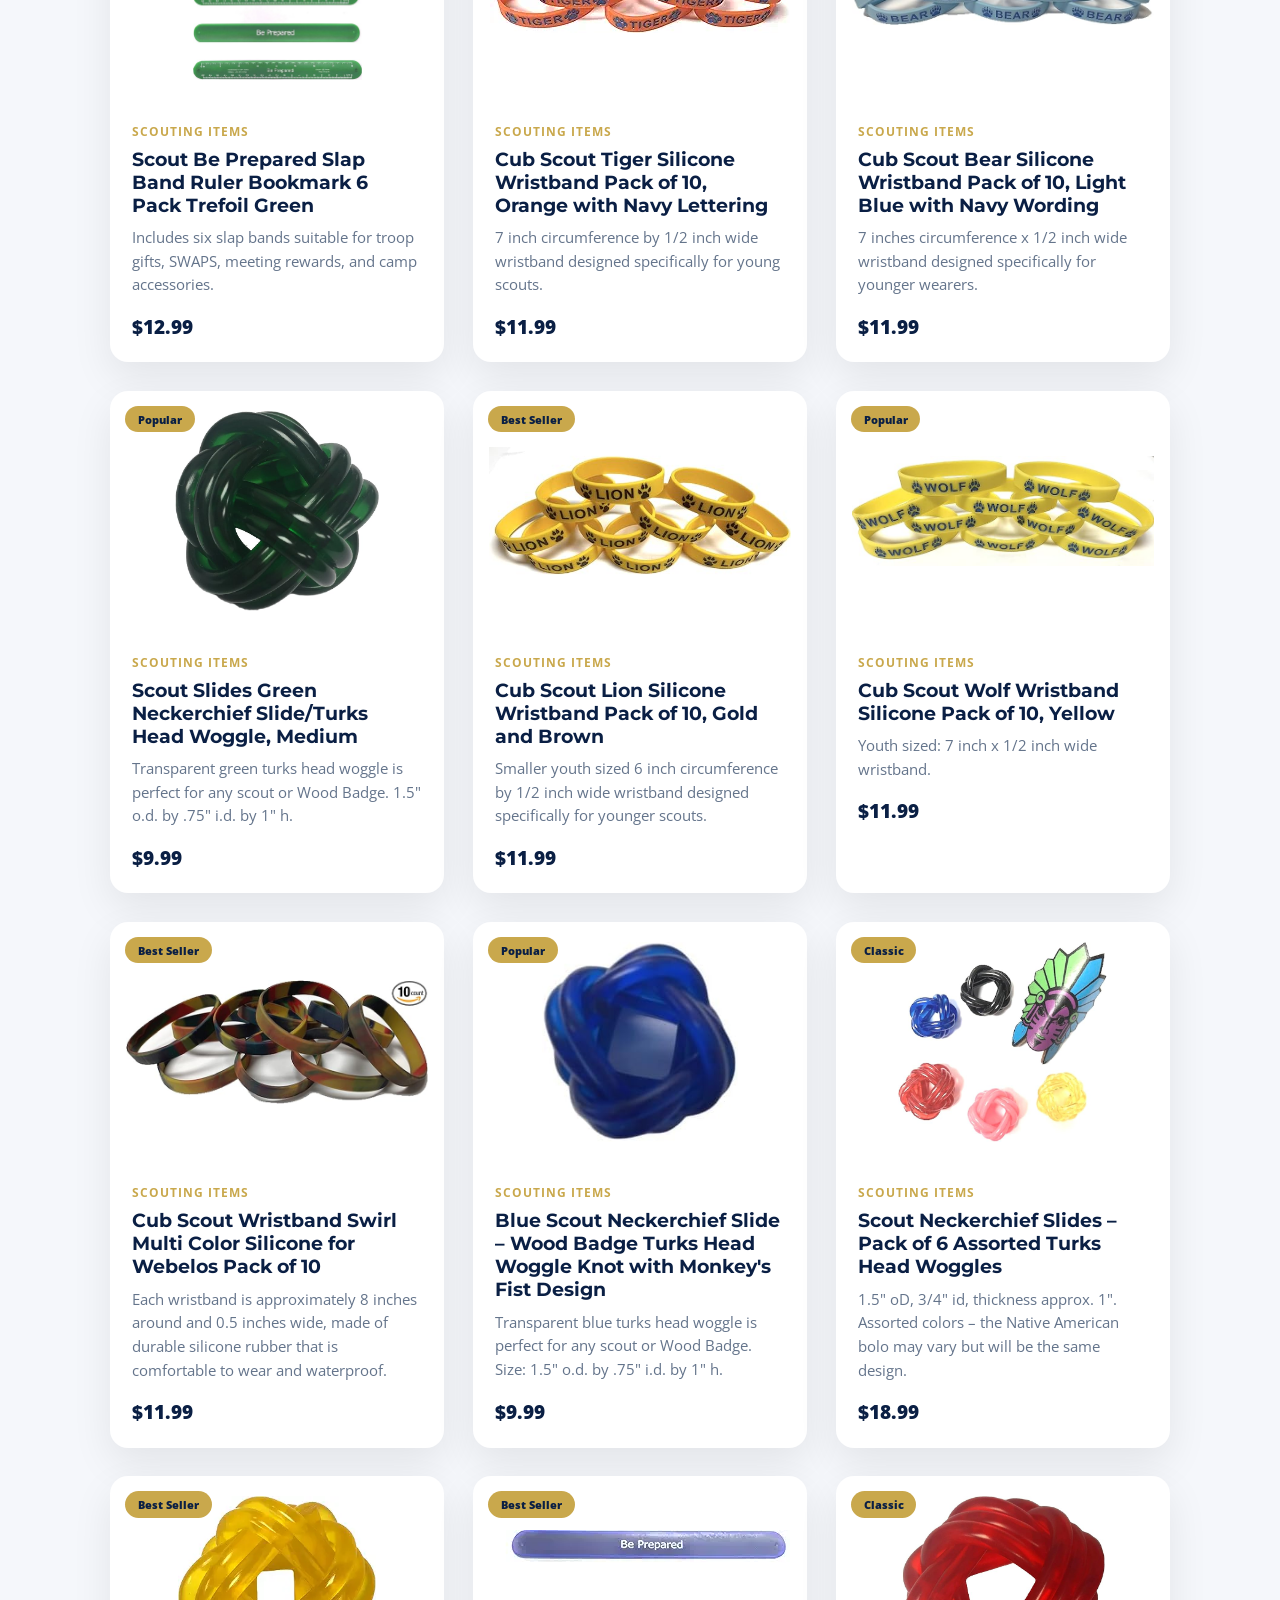
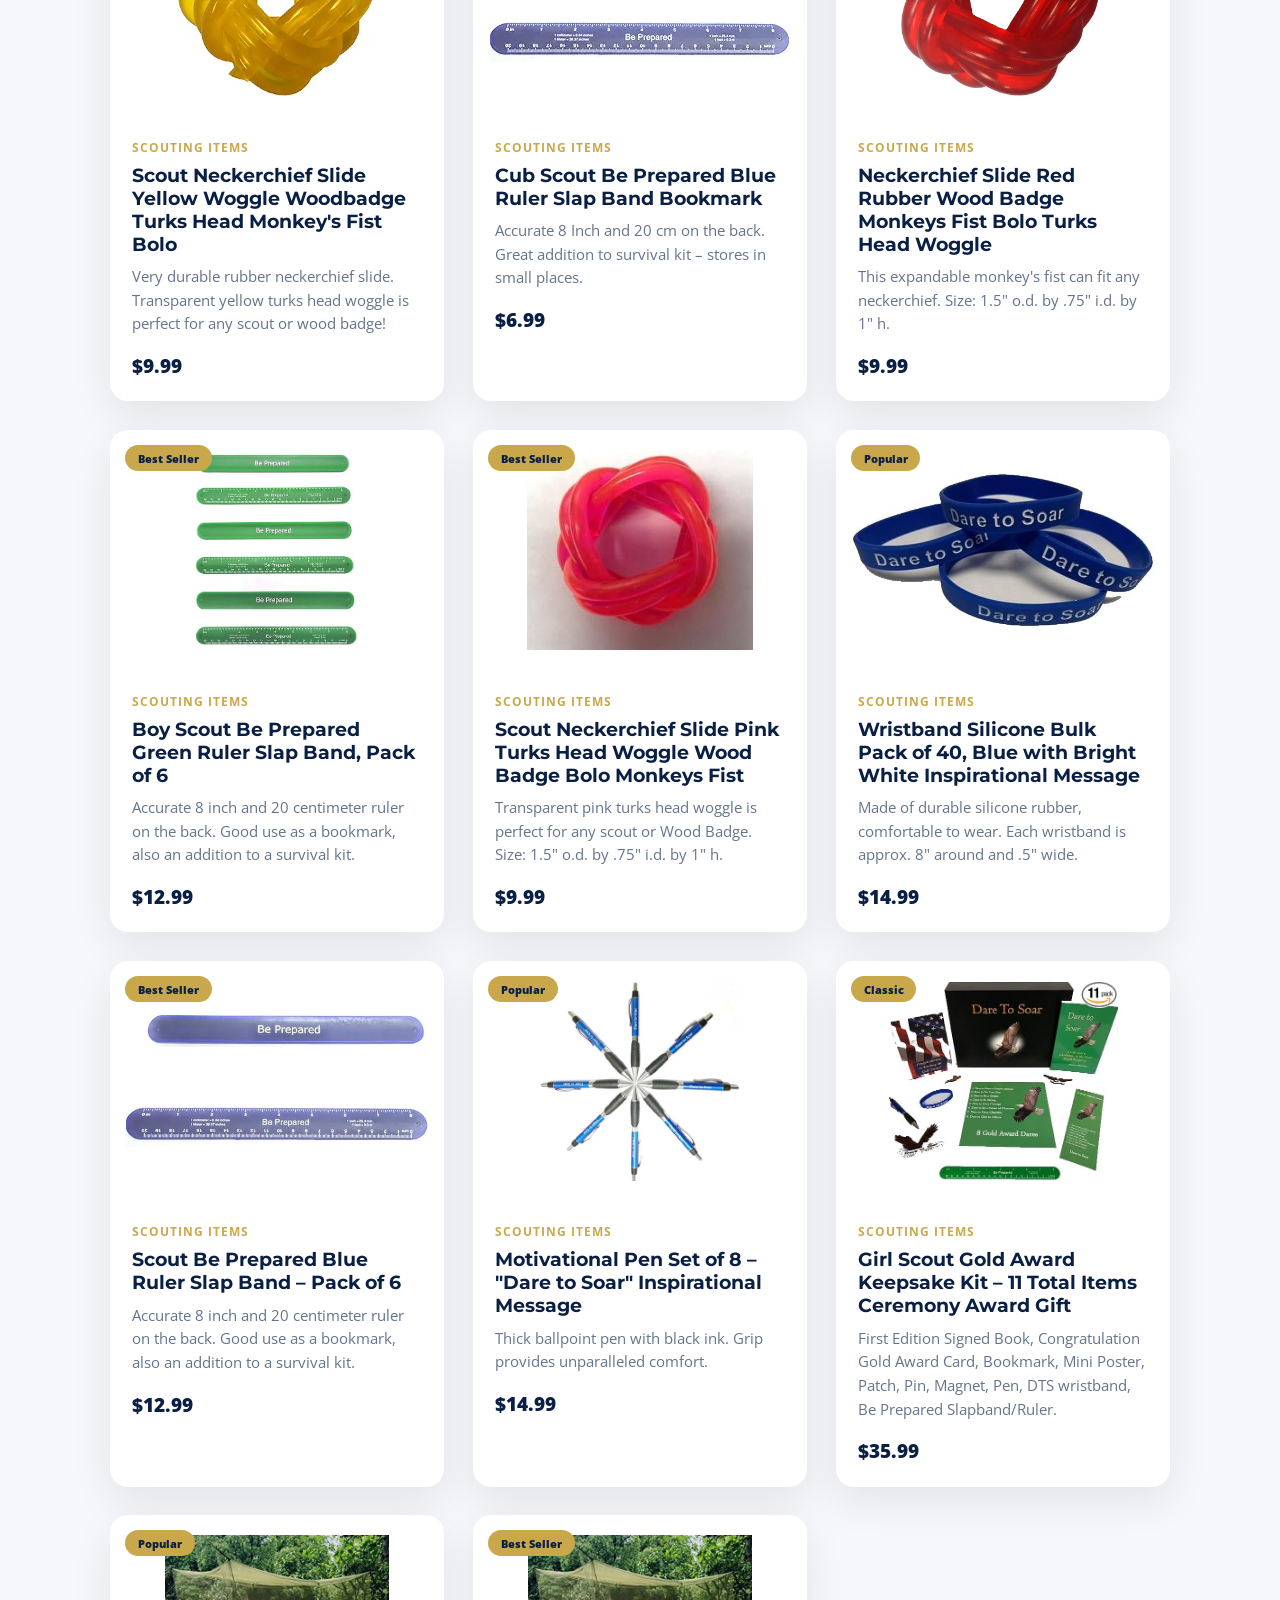
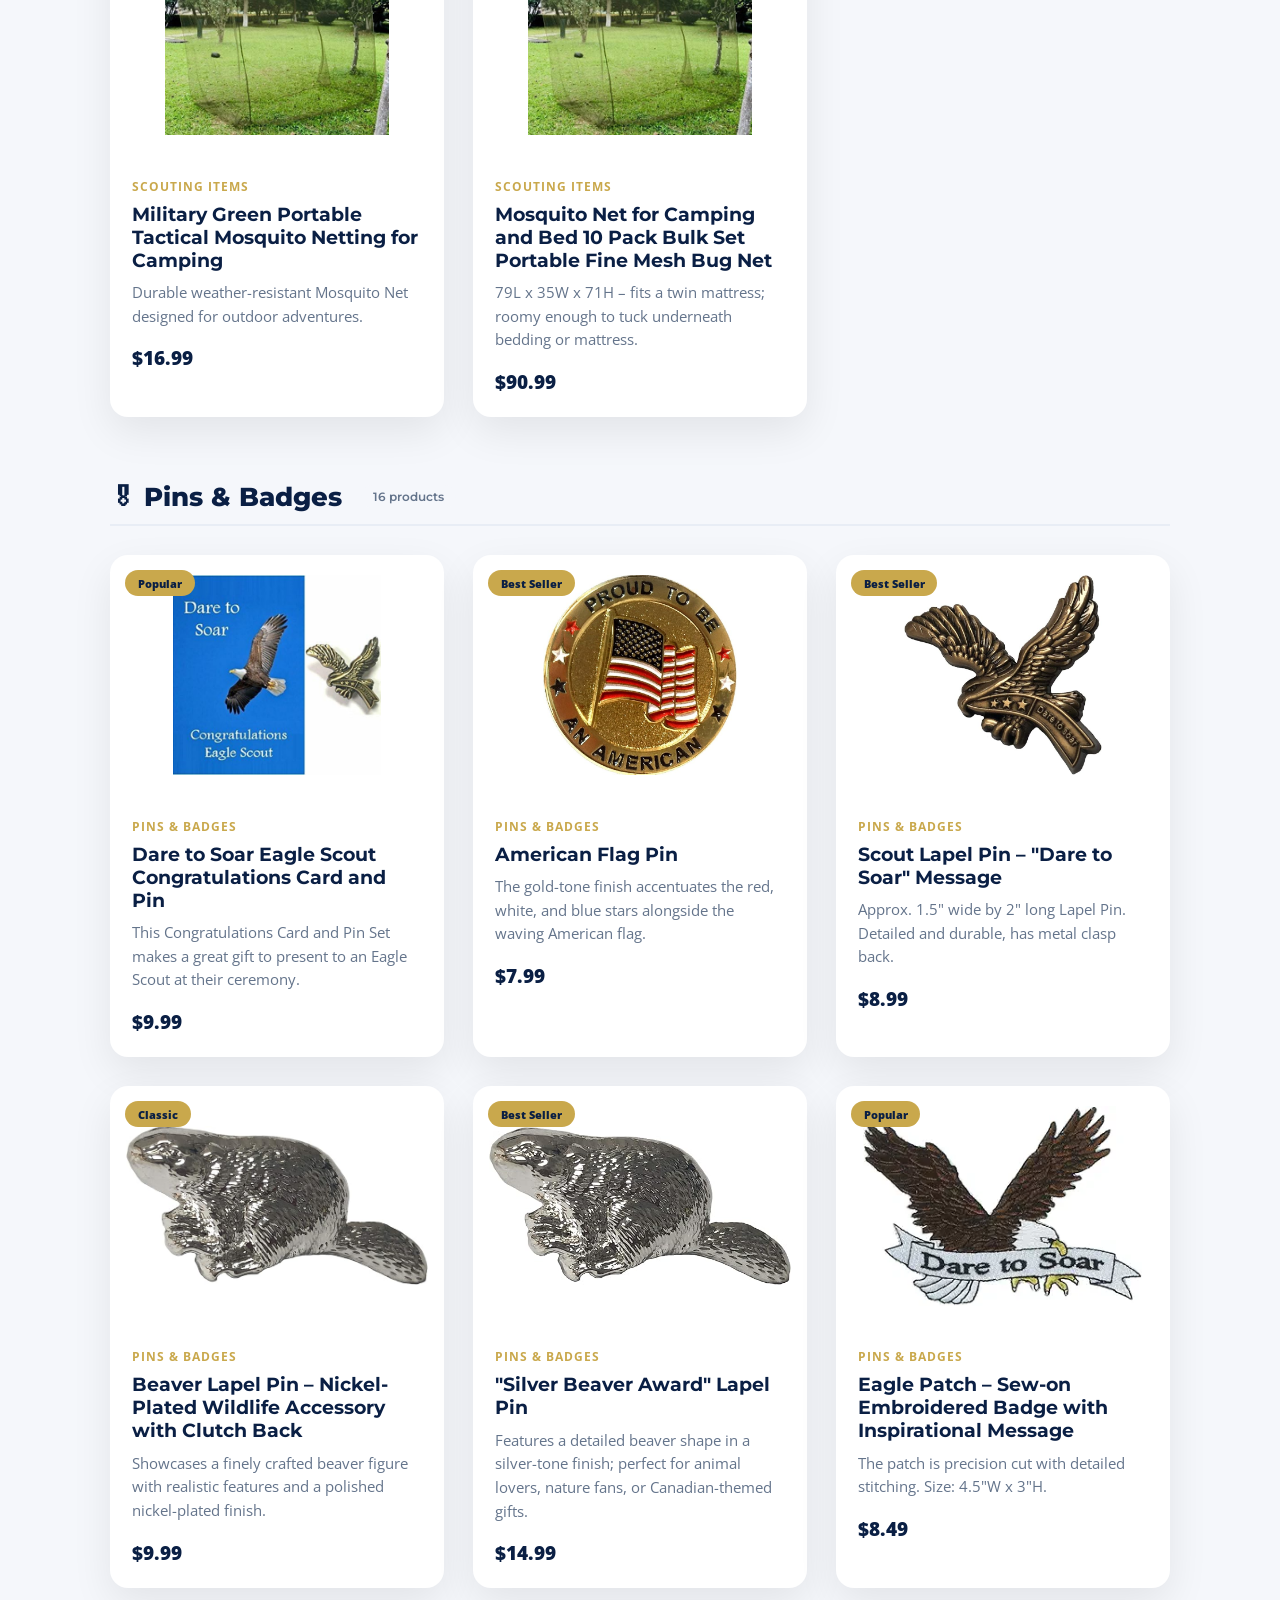
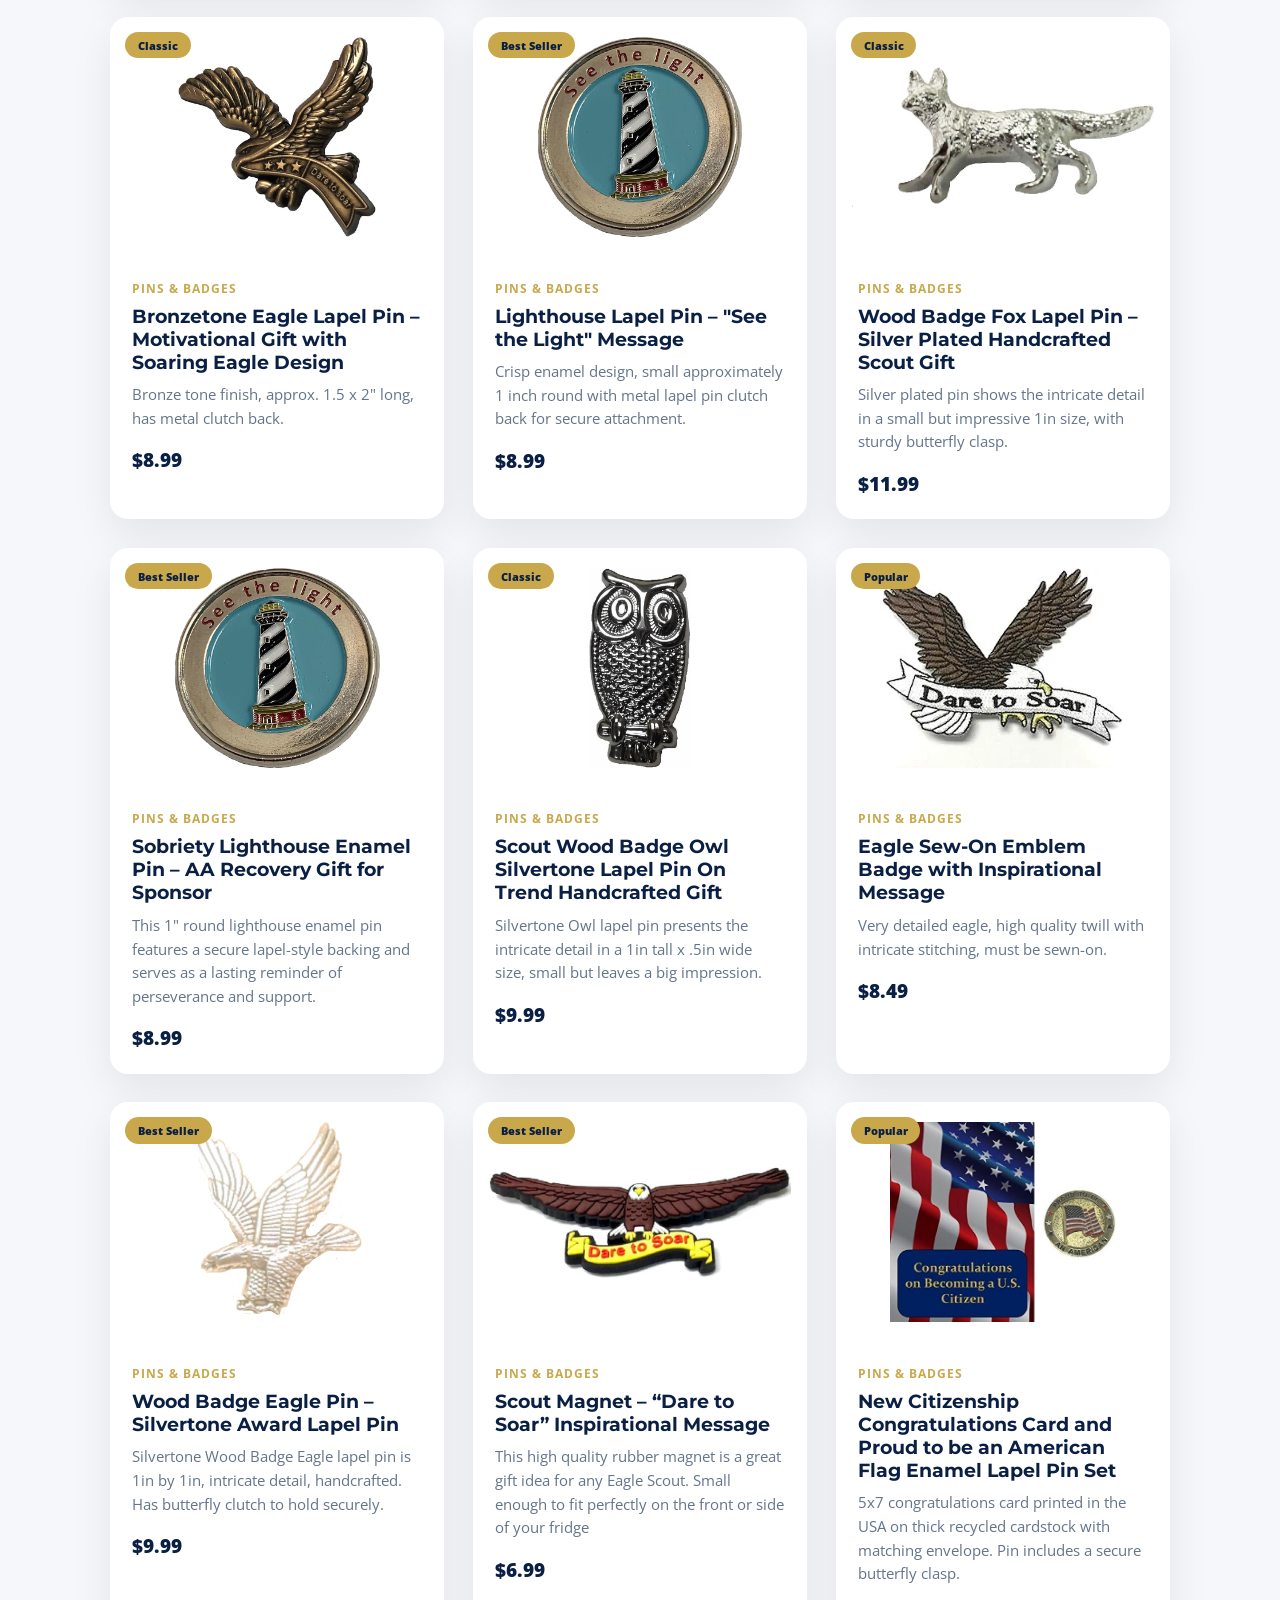
<file: products.html>
<!DOCTYPE html>
<html lang="en">

<head>

<meta charset="UTF-8">
<meta name="viewport" content="width=device-width, initial-scale=1.0">

<title>Products – Aquinas Eagle</title>

<meta name="keywords" content="Eagle Scout gifts, scouting books, scout gear, camping gear, Eagle Scout cards, leadership books, scout supplies, scouting accessories, Boy Scout gifts, outdoor scouting equipment">
<meta name="description" content="Shop premium scouting books, Eagle Scout gifts, camping gear, greeting cards, badges, and leadership resources from Aquinas Eagle.">

<link rel="stylesheet" href="assets/css/style.css">

<link rel="icon" type="image/png" href="favicon.png">
  
<link href="https://fonts.googleapis.com/css2?family=Montserrat:wght@400;600;700;800&family=Open+Sans:wght@400;600&display=swap" rel="stylesheet">
  
<style>
  /* ── CATEGORY FILTER BAR ── */
  .filter-bar {
    display: flex;
    flex-wrap: wrap;
    gap: .7rem;
    justify-content: center;
    margin-bottom: 3rem;
  }
  .filter-btn {
    background: white;
    border: 2px solid #dde3ee;
    color: var(--navy);
    padding: .55rem 1.2rem;
    border-radius: 30px;
    font-size: .85rem;
    font-weight: 700;
    cursor: pointer;
    font-family: 'Open Sans', sans-serif;
    transition: .25s;
  }
  .filter-btn:hover,
  .filter-btn.active {
    background: var(--navy);
    border-color: var(--navy);
    color: white;
  }

  /* ── CATEGORY HEADINGS ── */
  .product-category-section {
    margin-bottom: 4rem;
  }
  .category-heading {
    font-family: 'Montserrat', sans-serif;
    color: var(--navy);
    font-size: 1.6rem;
    font-weight: 800;
    margin-bottom: 1.8rem;
    display: flex;
    align-items: center;
    gap: .7rem;
    padding-bottom: .75rem;
    border-bottom: 2px solid #e8edf5;
  }

  /* ── PRODUCT IMAGE BUTTON OVERLAY ── */
  .product-image {
    position: relative;
  }
  .product-image-link {
    position: absolute;
    inset: 0;
    display: flex;
    align-items: flex-end;
    justify-content: center;
    padding-bottom: 1rem;
    opacity: 0;
    transition: opacity .25s;
    background: rgba(10,31,68,0.18);
    text-decoration: none;
  }
  .product-card:hover .product-image-link {
    opacity: 1;
  }
  .view-btn {
    background: var(--gold);
    color: var(--navy);
    font-weight: 800;
    font-size: .82rem;
    padding: .55rem 1.3rem;
    border-radius: 30px;
    font-family: 'Montserrat', sans-serif;
    letter-spacing: .4px;
    pointer-events: auto;
  }
  .product-card:hover {
    transform: translateY(-6px);
    box-shadow: 0 20px 50px rgba(10,31,68,0.14);
  }

  /* ── PRODUCT COUNT LABEL ── */
  .cat-count {
    font-size: .78rem;
    font-weight: 600;
    color: var(--gray);
    background: var(--light);
    padding: .25rem .75rem;
    border-radius: 20px;
    margin-left: .5rem;
  }
</style>

</head>

<body>

<!-- NAVBAR -->
<nav id="navbar">
  <a href="index.html" class="logo">
    <div class="logo-icon">🦅</div>
    <div class="logo-text">Aquinas Eagle</div>
  </a>
  <ul class="nav-links">
    <li><a href="index.html">Home</a></li>
    <li><a href="products.html">Products</a></li>
    <li><a href="about.html">About</a></li>
    <li><a href="contact.html">Contact</a></li>
  </ul>
  <div class="hamburger" onclick="toggleMenu()">
    <span></span><span></span><span></span>
  </div>
</nav>

<div class="mobile-menu" id="mobileMenu">
  <ul>
    <li><a href="index.html">Home</a></li>
    <li><a href="products.html">Products</a></li>
    <li><a href="about.html">About</a></li>
    <li><a href="contact.html">Contact</a></li>
  </ul>
</div>

<!-- HERO -->
<section class="hero page-hero">
  <div class="hero-content">
    <div class="hero-badge">Premium Scout Products</div>
    <h1>Explore Our <span>Collection</span></h1>
    <p>Browse scouting books, camping gear, Eagle Scout products, and more — all available on Amazon.</p>
  </div>
</section>

<!-- CATEGORIES NAV -->
<section class="categories">
  <div class="container">

    <div class="section-header">
      <div class="section-tag">Store Categories</div>
      <h2 class="section-title">Browse Products</h2>
      <p class="section-sub">Premium resources and products for scouts and troop leaders.</p>
    </div>

    <div class="category-grid">
      <a href="#scouting-books" class="category-card">
        <div class="category-icon">📖</div>
        <h3>Scouting Books</h3>
        <p>Leadership and educational resources.</p>
      </a>
      <a href="#eagle-scout-gifts" class="category-card">
        <div class="category-icon">🦅</div>
        <h3>Eagle Scout Gifts</h3>
        <p>Ceremony and recognition materials.</p>
      </a>
      <a href="#scout-items" class="category-card">
        <div class="category-icon">🏕</div>
        <h3>Scouting Items</h3>
        <p>Accessories, woggles, wristbands & gear.</p>
      </a>
      <a href="#pins-badges" class="category-card">
        <div class="category-icon">🎖</div>
        <h3>Pins & Badges</h3>
        <p>Lapel pins, patches, and emblem badges.</p>
      </a>
      <a href="#greeting-cards" class="category-card">
        <div class="category-icon">✉️</div>
        <h3>Greeting Cards</h3>
        <p>Ceremony invitations and congratulations cards.</p>
      </a>
    </div>

  </div>
</section>

<!-- ALL PRODUCTS -->
<section id="products">
  <div class="container">

    <div class="section-header">
      <div class="section-tag">All Products</div>
      <h2 class="section-title">Our Full Collection</h2>
      <p class="section-sub">Highly rated products available through Amazon. Click any product image to shop.</p>
    </div>

    <!-- ── SCOUTING BOOKS ── -->
    <div class="product-category-section" id="scouting-books">
      <h3 class="category-heading">📖 Scouting Books <span class="cat-count">20 products</span></h3>
      <div class="products-grid">

        <div class="product-card reveal">
          <div class="product-image">
            <img src="assets/images/dts-eagle-handbook.jpg" alt="Dare to Soar: A Gift, and a Challenge to the Eagle Scout">
            <div class="product-badge">Paperback/Kindle</div>
            <a href="https://www.amazon.com/Dare-Soar-Challenge-Eagle-Scout/dp/153495578X/ref=sr_1_1?crid=3O4N6T2Q53LSJ&dib=eyJ2IjoiMSJ9.[base64].3sm5b2GU0eOTRLwEEClfx-4gvUTEBi-RNGRxyUDR9yw&dib_tag=se&keywords=dare+to+soar+book&qid=1779986435&sprefix=dare+to+soar+book%2Caps%2C156&sr=8-1" class="product-image-link" target="_blank" rel="noopener">
              <span class="view-btn">View on Amazon →</span>
            </a>
          </div>
          <div class="product-info">
            <div class="product-category">Scouting Books</div>
            <h3 class="product-title">Dare to Soar: A Gift, and a Challenge to the Eagle Scout</h3>
            <p class="product-desc">The ultimate practical guide for scouts pursuing leadership excellence.</p>
            <div class="product-footer">
              <div class="price">$12.95/3.99</div>
            </div>
          </div>
        </div>
        
        <div class="product-card reveal">
          <div class="product-image">
            <img src="assets/images/ScoutJokesCover.webp" alt="Scout Jokes: A collection of clean jokes and stories related to Scouting, camping and hiking">
            <div class="product-badge">Paperback/Kindle</div>
            <a href="https://www.amazon.com/Scout-Jokes-collection-stories-Scouting-ebook/dp/B00MN13ALK?ref_=ast_author_dp_rw&th=1&psc=1&dib=eyJ2IjoiMSJ9.[base64].iBn9JFrLB8Zj8Wi-PnA2DrIXjXIHXTLFNF1v5RezHWY&dib_tag=AUTHOR" class="product-image-link" target="_blank" rel="noopener">
              <span class="view-btn">View on Amazon →</span>
            </a>
          </div>
          <div class="product-info">
            <div class="product-category">Scouting Books</div>
            <h3 class="product-title">Scout Jokes: A collection of clean jokes and stories related to Scouting, camping and hiking</h3>
            <p class="product-desc">Scout Jokes is a large collection of jokes relating to scouting and all topics involved in scouting. With both witty one-liners and ridiculous characters Scout Jokes is the perfect book for any scout looking for a good laugh.</p>
            <div class="product-footer">
              <div class="price">$8.45/$3.99</div>
            </div>
          </div>
    	  </div>
        <div class="product-card reveal">
          <div class="product-image">
            <img src="assets/images/ScoutGamesCover.webp" alt="Scout Games: A collection of more than 50 scout games">
            <div class="product-badge">Paperback/Kindle</div>
            <a href="https://www.amazon.com/Scout-Games-collection-scout-games-ebook/dp/B00M1BJ52A/?_encoding=UTF8&pd_rd_w=l01u8&content-id=amzn1.sym.f8e88413-4697-42ea-9bf7-b28eb886330d&pf_rd_p=f8e88413-4697-42ea-9bf7-b28eb886330d&pf_rd_r=134-1845356-4463001&pd_rd_wg=WdRtI&pd_rd_r=084e0111-7ad2-4598-a21d-523364845751=AUTHOR" class="product-image-link" target="_blank" rel="noopener">
              <span class="view-btn">View on Amazon →</span>
            </a>
          </div>
          <div class="product-info">
            <div class="product-category">Scouting Books</div>
            <h3 class="product-title">Scout Games: A collection of more than 50 scout games</h3>
            <p class="product-desc">The Scout Games book is designed to help Scoutmasters deliver meeting fun regardless of the challenges any unit may face. This includes: active games; traditional games; indoor games; outdoor games; games suited for youth of varied ages; heights and weights; games for large groups; and games for small groups.</p>
            <div class="product-footer">
              <div class="price">$9.99/$3.99</div>
            </div>
          </div>
    	  </div>
        <div class="product-card reveal">
          <div class="product-image">
            <img src="assets/images/scoutriddlebook.jpg" alt="The Scout Riddle Book: A collection of more than 450 jokes and riddles related to Scouting, camping, and hiking">
            <div class="product-badge">Paperback/Kindle</div>
            <a href="https://www.amazon.com/Scout-Riddle-Book-collection-Scouting-ebook/dp/B00LXOLESE?ref_=ast_author_dp_rw&dib=eyJ2IjoiMSJ9.[base64].ySm45fA3QYaGTDSsinIzKQRUxyOOhHdnQwLoJjGBE6U&dib_tag=AUTHOR" class="product-image-link" target="_blank" rel="noopener">
              <span class="view-btn">View on Amazon →</span>
            </a>
          </div>
          <div class="product-info">
            <div class="product-category">Scouting Books</div>
            <h3 class="product-title">The Scout Riddle Book: A collection of more than 450 jokes and riddles related to Scouting, camping, and hiking</h3>
            <p class="product-desc">The Scout Riddle Book is a collection of more than 450 jokes and riddles that will keep any scout with a funny bone entertained for hours.</p>
            <div class="product-footer">
              <div class="price">$9.99/$3.99</div>
            </div>
          </div>
    	  </div>

        <div class="product-card reveal">
          <div class="product-image">
            <img src="assets/images/CampfireTalesCover.webp" alt="Campfire Tales: A Collection of Campfire Stories">
            <div class="product-badge">Paperback/Kindle</div>
            <a href="https://www.amazon.com/Campfire-Tales-Collection-Stories-Scout-ebook/dp/B00LW8G3S2?ref_=ast_author_dp_rw&th=1&psc=1&dib=eyJ2IjoiMSJ9.[base64].YwF9JWG3CSwdLX5EFjte9nCm98Wm6adfS8qF_s4sgow&dib_tag=AUTHOR" class="product-image-link" target="_blank" rel="noopener">
              <span class="view-btn">View on Amazon →</span>
            </a>
          </div>
          <div class="product-info">
            <div class="product-category">Scouting Books</div>
            <h3 class="product-title">Campfire Tales: A Collection of Campfire Stories</h3>
            <p class="product-desc">Campfire Tales offers a collection of more than 30 campfire stories. It includes scary campfire stories, humorous tales, audience participation stories, and even scouting legends.</p>
            <div class="product-footer">
              <div class="price">$9.99/$3.99</div>
            </div>
          </div>
    	  </div>

        <div class="product-card reveal">
          <div class="product-image">
            <img src="assets/images/scoutmastersminutes.webp" alt="Scoutmaster's Minutes: A collection of Scoutmaster's Minutes featuring the wisdom of Chief Sequassen">
            <div class="product-badge">Paperback/Kindle</div>
            <a href="https://www.amazon.com/Scoutmasters-Minutes-collection-featuring-Sequassen-ebook/dp/B00LPMP5FC?ref_=ast_author_dp_rw&th=1&psc=1&dib=eyJ2IjoiMSJ9.[base64].YwF9JWG3CSwdLX5EFjte9nCm98Wm6adfS8qF_s4sgow&dib_tag=AUTHOR" class="product-image-link" target="_blank" rel="noopener">
              <span class="view-btn">View on Amazon →</span>
            </a>
          </div>
          <div class="product-info">
            <div class="product-category">Scouting Books</div>
            <h3 class="product-title">Scoutmaster's Minutes: A collection of Scoutmaster's Minutes featuring the wisdom of Chief Sequassen</h3>
            <p class="product-desc">Scoutmasters minutes includes many more stories and quotes to motivate, inspire, and spur discussion. This edition includes quotes from famous sports heroes, impactful stories from Vietnam veterans, even stories from Baden Powell himself.</p>
            <div class="product-footer">
              <div class="price">$8.99/$3.99</div>
            </div>
          </div>
    	  </div>

        <div class="product-card reveal">
          <div class="product-image">
            <img src="assets/images/scoutmastersminutesII.webp" alt="Scoutmaster's Minutes II: A collection of Scoutmaster's Minutes featuring Sports Shorts, lessons from Vietnam and the wisdom of Chief Sequassen">
            <div class="product-badge">Paperback/Kindle</div>
            <a href="https://www.amazon.com/Scoutmasters-Minutes-collection-featuring-Sequassen-ebook/dp/B00LPS8QU2?ref_=ast_author_dp_rw&th=1&psc=1&dib=eyJ2IjoiMSJ9.[base64].YwF9JWG3CSwdLX5EFjte9nCm98Wm6adfS8qF_s4sgow&dib_tag=AUTHOR" class="product-image-link" target="_blank" rel="noopener">
              <span class="view-btn">View on Amazon →</span>
            </a>
          </div>
          <div class="product-info">
            <div class="product-category">Scouting Books</div>
            <h3 class="product-title">Scoutmaster's Minutes II: A collection of Scoutmaster's Minutes featuring Sports Shorts, lessons from Vietnam and the wisdom of Chief Sequassen</h3>
            <p class="product-desc">Scoutmaster’s Minutes II is a continuation of the beloved Scoutmaster’s Minutes series. These stories have many important jobs, they must manage, lead, teach, and protect their scouts, but most of all they must inspire them, for a scout who does not know his true purpose is a lost scout, one who will often fall behind.</p>
            <div class="product-footer">
              <div class="price">$8.99/$3.99</div>
            </div>
          </div>
    	  </div>

        <div class="product-card reveal">
          <div class="product-image">
            <img src="assets/images/ScoutSkitsCover.jpg" alt="Scout Skits: A collection of more than 100 favorite campfire skits">
            <div class="product-badge">Paperback/Kindle</div>
            <a href="https://www.amazon.com/Scout-Skits-collection-favorite-campfire-ebook/dp/B00LERZQBG?ref_=ast_author_dp_rw&th=1&psc=1&dib=eyJ2IjoiMSJ9.[base64].YwF9JWG3CSwdLX5EFjte9nCm98Wm6adfS8qF_s4sgow&dib_tag=AUTHOR" class="product-image-link" target="_blank" rel="noopener">
              <span class="view-btn">View on Amazon →</span>
            </a>
          </div>
          <div class="product-info">
            <div class="product-category">Scouting Books</div>
            <h3 class="product-title">Scout Skits: A collection of more than 100 favorite campfire skits</h3>
            <p class="product-desc">Scout Skits is a collection of more than 100 campfire skits featuring traditional favorites along with new skits. This book provides hours of humorous entertainment and comedic material through skits, plays, and even jokes.</p>
            <div class="product-footer">
              <div class="price">$8.45/$3.99</div>
            </div>
          </div>
    	  </div>

        <div class="product-card reveal">
          <div class="product-image">
            <img src="assets/images/ginormousbookofriddles.jpg" alt="The Big Ginormous Book of Clean Jokes and Riddles: Over 600 Jokes and Riddles for Kids!">
            <div class="product-badge">Paperback/Kindle</div>
            <a href="https://www.amazon.com/Ginormous-Book-Clean-Jokes-Riddles-ebook/dp/B0775J6LHK?ref_=ast_author_dp_rw&th=1&psc=1&dib=eyJ2IjoiMSJ9.[base64].YwF9JWG3CSwdLX5EFjte9nCm98Wm6adfS8qF_s4sgow&dib_tag=AUTHOR" class="product-image-link" target="_blank" rel="noopener">
              <span class="view-btn">View on Amazon →</span>
            </a>
          </div>
          <div class="product-info">
            <div class="product-category">Scouting Books</div>
            <h3 class="product-title">The Big Ginormous Book of Clean Jokes and Riddles: Over 600 Jokes and Riddles for Kids!</h3>
            <p class="product-desc">Featuring over 600 clean jokes that have been kid tested and mom approved. Don't forget about the comical cartoons that accompany many of the jokes.</p>
            <div class="product-footer">
              <div class="price">$9.99/$1.99</div>
            </div>
          </div>
    	  </div>

        <div class="product-card reveal">
          <div class="product-image">
            <img src="assets/images/campingjokesbook.jpg" alt="The BIG Book of Campfire Jokes and Riddles: 140 Pages Filled With Over 500 Jokes, Riddles and Cartoons Related to Camping">
            <div class="product-badge">Paperback/Kindle</div>
            <a href="https://www.amazon.com/BIG-Book-Campfire-Jokes-Riddles-ebook/dp/B01G2QR648?ref_=ast_author_dp_rw&th=1&psc=1&dib=eyJ2IjoiMSJ9.[base64].YwF9JWG3CSwdLX5EFjte9nCm98Wm6adfS8qF_s4sgow&dib_tag=AUTHOR" class="product-image-link" target="_blank" rel="noopener">
              <span class="view-btn">View on Amazon →</span>
            </a>
          </div>
          <div class="product-info">
            <div class="product-category">Scouting Books</div>
            <h3 class="product-title">The BIG Book of Campfire Jokes and Riddles: 140 Pages Filled With Over 500 Jokes, Riddles and Cartoons Related to Camping</h3>
            <p class="product-desc">Campfire Jokes and Riddles is a compilation of hilarious jokes and riddles related to camping and hiking. This Big Book of Jokes is great for individuals and groups looking for some great laughs while also enjoying comical pictures and cartoons. With over 140 pages filled with content it is a sure fire way to be entertained for hours.</p>
            <div class="product-footer">
              <div class="price">$9.99/$3.99</div>
            </div>
          </div>
    	  </div>

        <div class="product-card reveal">
          <div class="product-image">
            <img src="assets/images/campfireskitsbook.webp" alt="Campfire Skits: A collection of over 100 fireside skits">
            <div class="product-badge">Paperback/Kindle</div>
            <a href="https://www.amazon.com/Campfire-Skits-collection-fireside-Campfires-ebook/dp/B00MOVYJ4G?ref_=ast_author_dp_rw&th=1&psc=1&dib=eyJ2IjoiMSJ9.[base64].YwF9JWG3CSwdLX5EFjte9nCm98Wm6adfS8qF_s4sgow&dib_tag=AUTHOR" class="product-image-link" target="_blank" rel="noopener">
              <span class="view-btn">View on Amazon →</span>
            </a>
          </div>
          <div class="product-info">
            <div class="product-category">Scouting Books</div>
            <h3 class="product-title">Campfire Skits: A collection of over 100 fireside skits</h3>
            <p class="product-desc">Campfire skits is an assortment of all types of skits perfect for any campfire or outdoor event featuring traditional favorites along with new ideas and dialogue. Containing over 100 skits, Campfire Skits provides hours of fun as well as a sure fire way to add excitement into any activity.</p>
            <div class="product-footer">
              <div class="price">$9.99/$3.99</div>
            </div>
          </div>
    	  </div>

        <div class="product-card reveal">
          <div class="product-image">
            <img src="assets/images/superiorcampfiresbook.webp" alt="Superior Campfires: A complete guide to successful campfires including skits, cheers, introductions, riddles, and Scouting legends">
            <div class="product-badge">Paperback/Kindle</div>
            <a href="https://www.amazon.com/Superior-Campfires-successful-campfires-introductions-ebook/dp/B00LT2T0TA?ref_=ast_author_dp_rw&dib=eyJ2IjoiMSJ9.[base64].ySm45fA3QYaGTDSsinIzKQRUxyOOhHdnQwLoJjGBE6U&dib_tag=AUTHOR" class="product-image-link" target="_blank" rel="noopener">
              <span class="view-btn">View on Amazon →</span>
            </a>
          </div>
          <div class="product-info">
            <div class="product-category">Scouting Books</div>
            <h3 class="product-title">Superior Campfires: A complete guide to successful campfires including skits, cheers, introductions, riddles, and Scouting legends</h3>
            <p class="product-desc">Superior Campfires is an all-in-one personal toolkit for hosting the best campfires. Containing everything from skits, to cheers, to ghost stories Superior Campfires will keep everyone entertained until the very last ember.</p>
            <div class="product-footer">
              <div class="price">$9.99/$3.99</div>
            </div>
          </div>
    	  </div>

        <div class="product-card reveal">
          <div class="product-image">
            <img src="assets/images/runonsbook.jpg" alt="Run-ons and Even More Scout Skits">
            <div class="product-badge">Paperback/Kindle</div>
            <a href="https://www.amazon.com/Run-ons-Even-More-Scout-Skits/dp/1500634573/ref=tmm_pap_swatch_0?_encoding=UTF8&dib_tag=AUTHOR&dib=eyJ2IjoiMSJ9.[base64].ySm45fA3QYaGTDSsinIzKQRUxyOOhHdnQwLoJjGBE6U" class="product-image-link" target="_blank" rel="noopener">
              <span class="view-btn">View on Amazon →</span>
            </a>
          </div>
          <div class="product-info">
            <div class="product-category">Scouting Books</div>
            <h3 class="product-title">Run-ons and Even More Scout Skits</h3>
            <p class="product-desc">Run-on’s and Even More Scout Skits is a collection of skits and gags that will appeal to scouts of any age. These skits are designed to help you make your campfire or scouting event exciting and funfilled.</p>
            <div class="product-footer">
              <div class="price">$9.99/$3.99</div>
            </div>
          </div>
    	  </div>

        <div class="product-card reveal">
          <div class="product-image">
            <img src="assets/images/morescoutskitsbook.jpg" alt="More Scout Skits: A collection of more than 70 favorite campfire skits">
            <div class="product-badge">Paperback/Kindle</div>
            <a href="https://www.amazon.com/More-Scout-Skits-collection-favorite-ebook/dp/B00LWC7ZHQ?ref_=ast_author_dp_rw&dib=eyJ2IjoiMSJ9.[base64].ySm45fA3QYaGTDSsinIzKQRUxyOOhHdnQwLoJjGBE6U&dib_tag=AUTHOR" class="product-image-link" target="_blank" rel="noopener">
              <span class="view-btn">View on Amazon →</span>
            </a>
          </div>
          <div class="product-info">
            <div class="product-category">Scouting Books</div>
            <h3 class="product-title">More Scout Skits: A collection of more than 70 favorite campfire skits</h3>
            <p class="product-desc">The performance of a new skit can be the highlight of a week at summer camp. Scouts like to perform skits, but generally, they have a limited knowledge of possible skits, so the same ones tend to be performed over and over again. More Scout Skits is a collection of more than 75 skits and variations.</p>
            <div class="product-footer">
              <div class="price">$9.99/$3.99</div>
            </div>
          </div>
    	  </div>

        <div class="product-card reveal">
          <div class="product-image">
            <img src="assets/images/scoutcheersbook.jpg" alt="Scout Cheers: A collection of Cheers, Yells, and Applauses for Scouts of any age">
            <div class="product-badge">Paperback/Kindle</div>
            <a href="https://www.amazon.com/Scout-Cheers-collection-Applauses-Scouts-ebook/dp/B00LZVEN8S?ref_=ast_author_dp_rw&dib=eyJ2IjoiMSJ9.[base64].ySm45fA3QYaGTDSsinIzKQRUxyOOhHdnQwLoJjGBE6U&dib_tag=AUTHOR" class="product-image-link" target="_blank" rel="noopener">
              <span class="view-btn">View on Amazon →</span>
            </a>
          </div>
          <div class="product-info">
            <div class="product-category">Scouting Books</div>
            <h3 class="product-title">Scout Cheers: A collection of Cheers, Yells, and Applauses for Scouts of any age</h3>
            <p class="product-desc">Scout Cheers is an extensive archive of cheers appropriate for use with scouts of all ages. Scout Cheers is part of the Scout Fun Books series, one of the most popular Scouting books series with over 250,000 copies sold worldwide.</p>
            <div class="product-footer">
              <div class="price">$9.99/$3.99</div>
            </div>
          </div>
    	  </div>

        <div class="product-card reveal">
          <div class="product-image">
            <img src="assets/images/dtsgraduationbook.webp" alt="Dare To Soar: Graduation Edition: A Gift and a Challenge to the New Graduate">
            <div class="product-badge">Paperback/Kindle</div>
            <a href="https://www.amazon.com/Dare-Soar-Graduation-Challenge-Graduate-ebook/dp/B07CP7HGS5?ref_=ast_author_dp_rw&dib=eyJ2IjoiMSJ9.[base64].ySm45fA3QYaGTDSsinIzKQRUxyOOhHdnQwLoJjGBE6U&dib_tag=AUTHOR" class="product-image-link" target="_blank" rel="noopener">
              <span class="view-btn">View on Amazon →</span>
            </a>
          </div>
          <div class="product-info">
            <div class="product-category">Scouting Books</div>
            <h3 class="product-title">Dare To Soar: Graduation Edition: A Gift and a Challenge to the New Graduate</h3>
            <p class="product-desc">Dare to Soar Challenges the graduate to reach new heights. They are asked to listen to a higher calling, one that includes developing charisma and intellect, showing courage and character, and giving to others.</p>
            <div class="product-footer">
              <div class="price">$14.99/$3.99</div>
            </div>
          </div>
    	  </div>

        <div class="product-card reveal">
          <div class="product-image">
            <img src="assets/images/youthskitsforgirls.webp" alt="Youth Skits for Girls: Over 110 Hilarious, Entertaining, and Confidence Building Skits Perfect for Youth Groups">
            <div class="product-badge">Paperback/Kindle</div>
            <a href="https://www.amazon.com/Youth-Skits-Girls-Entertaining-Confidence-ebook/dp/B01JFKMMYC?ref_=ast_author_dp_rw&dib=eyJ2IjoiMSJ9.[base64].ySm45fA3QYaGTDSsinIzKQRUxyOOhHdnQwLoJjGBE6U&dib_tag=AUTHOR" class="product-image-link" target="_blank" rel="noopener">
              <span class="view-btn">View on Amazon →</span>
            </a>
          </div>
          <div class="product-info">
            <div class="product-category">Scouting Books</div>
            <h3 class="product-title">Youth Skits for Girls: Over 110 Hilarious, Entertaining, and Confidence Building Skits Perfect for Youth Groups</h3>
            <p class="product-desc">The performance of a new skit can be the highlight of any group activity. Leaders can use this book to mentor girls through working in groups. Youth Skits for Girls is designed to introduce to these youth the formula for performing a huge variety of entertaining skits.</p>
            <div class="product-footer">
              <div class="price">$12.99/$3.99</div>
            </div>
          </div>
    	  </div>

        <div class="product-card reveal">
          <div class="product-image">
            <img src="assets/images/rangerskitsbook.webp" alt="Ranger Skits: Designed for Use With Ranger Kids, Discovery Rangers, Adventure Rangers, Expedition Rangers, and Ranger Leaders">
            <div class="product-badge">Paperback/Kindle</div>
            <a href="https://www.amazon.com/Ranger-Skits-Discovery-Adventure-Expedition-ebook/dp/B01G5ZWHRM?ref_=ast_author_dp_rw&dib=eyJ2IjoiMSJ9.[base64].ySm45fA3QYaGTDSsinIzKQRUxyOOhHdnQwLoJjGBE6U&dib_tag=AUTHOR" class="product-image-link" target="_blank" rel="noopener">
              <span class="view-btn">View on Amazon →</span>
            </a>
          </div>
          <div class="product-info">
            <div class="product-category">Scouting Books</div>
            <h3 class="product-title">Ranger Skits: Designed for Use With Ranger Kids, Discovery Rangers, Adventure Rangers, Expedition Rangers, and Ranger Leaders</h3>
            <p class="product-desc">This book is filled with over 100 pages of clean skits designed for use with Ranger Kids, Discovery Rangers, Adventure Rangers, and Expedition Rangers. It allows Ranger Leaders to mentor their Outposts, big and small through hilarious skits that require group cooperation.</p>
            <div class="product-footer">
              <div class="price">$9.99/$3.99</div>
            </div>
          </div>
    	  </div>

        <div class="product-card reveal">
          <div class="product-image">
            <img src="assets/images/creativecampfires.jpg" alt="Creative Campfires: Turn Your Campfire into Something Extraordinary">
            <div class="product-badge">Paperback/Kindle</div>
            <a href="https://www.amazon.com/Creative-Campfires-Campfire-Something-Extraordinary-ebook/dp/B01GSHVE9Y?ref_=ast_author_dp_rw&dib=eyJ2IjoiMSJ9.[base64].ySm45fA3QYaGTDSsinIzKQRUxyOOhHdnQwLoJjGBE6U&dib_tag=AUTHOR" class="product-image-link" target="_blank" rel="noopener">
              <span class="view-btn">View on Amazon →</span>
            </a>
          </div>
          <div class="product-info">
            <div class="product-category">Scouting Books</div>
            <h3 class="product-title">Creative Campfires: Turn Your Campfire into Something Extraordinary</h3>
            <p class="product-desc">Creative Campfires is a guide to help change your ordinary campfire into something truly spectacular. This book contains all the elements that are part of a successful campfire, including introductions, songs, stories, skits, riddles, jokes, cheers, one-liners, and legends.</p>
            <div class="product-footer">
              <div class="price">$9.99/$3.99</div>
            </div>
          </div>
    	  </div>

        <div class="product-card reveal">
          <div class="product-image">
            <img src="assets/images/dtsgoldbook.jpg" alt="Dare to Soar: A Gift, and a Challenge, to the Gold Award Recipient">
            <div class="product-badge">Paperback/Kindle</div>
            <a href="https://www.amazon.com/Dare-Soar-Challenge-Award-Recipient-ebook/dp/B08RSRT7GP?ref_=ast_author_dp_rw&dib=eyJ2IjoiMSJ9.[base64].ySm45fA3QYaGTDSsinIzKQRUxyOOhHdnQwLoJjGBE6U&dib_tag=AUTHOR" class="product-image-link" target="_blank" rel="noopener">
              <span class="view-btn">View on Amazon →</span>
            </a>
          </div>
          <div class="product-info">
            <div class="product-category">Scouting Books</div>
            <h3 class="product-title">Dare to Soar: A Gift, and a Challenge, to the Gold Award Recipient</h3>
            <p class="product-desc">This book commends the Gold Award recipient on her accomplishment while challenging the new Gold Awardee to go on to be all she can be. To take the lessons learned along the Girl Scout trail to another level, and to live a life of accomplishment.</p>
            <div class="product-footer">
              <div class="price">$14.99/$3.99</div>
            </div>
          </div>
    	  </div>
        
      </div>
    </div>

    <!-- ── EAGLE SCOUT GIFTS ── -->
    <div class="product-category-section" id="eagle-scout-gifts">
      <h3 class="category-heading">🦅 Eagle Scout Gifts <span class="cat-count">12 products</span></h3>
      <div class="products-grid">

        <div class="product-card reveal">
          <div class="product-image">
            <img src="assets/images/glowingeagle.jpg" alt="Glowing Eagle Congratulations Card">
            <div class="product-badge">Best Seller</div>
            <a href="https://www.amazon.com/Glowing-Eagle-Congratulations-Card-Scouts/dp/B089B8J88V/ref=sr_1_6?dib=eyJ2IjoiMSJ9.[base64].NDL8OLlCyDVmYMvMV_1tm5qfQPz0i4k0s9VHk_fVGYY&dib_tag=se&m=A7EDLQQ0YOE93&nsdOptOutParam=true&qid=1779986578&s=merchant-items&sr=1-6&xpid=Jw_xnoMtJ-lj-" class="product-image-link" target="_blank" rel="noopener">
              <span class="view-btn">View on Amazon →</span>
            </a>
          </div>
          <div class="product-info">
            <div class="product-category">Eagle Scout Gifts</div>
            <h3 class="product-title">Glowing Eagle Congratulations Card</h3>
            <p class="product-desc">Give this honor card as a gift or present to congratulate this accomplishment.</p>
            <div class="product-footer"><div class="price">$6.99</div></div>
          </div>
        </div>

        <div class="product-card reveal">
          <div class="product-image">
            <img src="assets/images/dtscandp.jpg" alt="Dare to Soar Eagle Scout Congratulations Card and Pin">
            <div class="product-badge">Popular</div>
            <a href="https://www.amazon.com/Eagle-Scout-Card-Dare-Soar/dp/B07813CKJB/ref=sr_1_8?dib=eyJ2IjoiMSJ9.[base64].NDL8OLlCyDVmYMvMV_1tm5qfQPz0i4k0s9VHk_fVGYY&dib_tag=se&m=A7EDLQQ0YOE93&nsdOptOutParam=true&qid=1779986578&s=merchant-items&sr=1-8&xpid=Jw_xnoMtJ-lj-" class="product-image-link" target="_blank" rel="noopener">
              <span class="view-btn">View on Amazon →</span>
            </a>
          </div>
          <div class="product-info">
            <div class="product-category">Eagle Scout Gifts</div>
            <h3 class="product-title">Dare to Soar Eagle Scout Congratulations Card and Pin</h3>
            <p class="product-desc">This Congratulations Card and Pin Set makes a great gift to present to an Eagle Scout at their ceremony.</p>
            <div class="product-footer"><div class="price">$9.99</div></div>
          </div>
        </div>

        <div class="product-card reveal">
          <div class="product-image">
            <img src="assets/images/eaglegrandsoncard.webp" alt="Grandson Eagle Scout Congratulations Card">
            <div class="product-badge">Best Seller</div>
            <a href="https://www.amazon.com/Eagle-Scout-Congratulations-Card-Grandson/dp/B079SS8FPW/ref=sr_1_8?dib=eyJ2IjoiMSJ9.[base64].BzeWYtebWcWJirYCJZOqb9OEtU8RQ5OT0Wq6PPfTAYE&dib_tag=se&m=A7EDLQQ0YOE93&nsdOptOutParam=true&qid=1780419842&s=merchant-items&sr=1-8&xpid=Jw_xnoMtJ-lj-" class="product-image-link" target="_blank" rel="noopener">
              <span class="view-btn">View on Amazon →</span>
            </a>
          </div>
          <div class="product-info">
            <div class="product-category">Eagle Scout Gifts</div>
            <h3 class="product-title">Grandson Eagle Scout Congratulations Card</h3>
            <p class="product-desc">High quality images printed in USA on thick recycled card stock, measuring 5 x 7 inches, with standard postage white envelope included.</p>
            <div class="product-footer"><div class="price">$6.99</div></div>
          </div>
        </div>

        <div class="product-card reveal">
          <div class="product-image">
            <img src="assets/images/flaggreeting.jpg" alt="Eagle Scout Congratulations Card American Flag Design">
            <div class="product-badge">Best Seller</div>
            <a href="https://www.amazon.com/dp/B0CS4R9NYR" class="product-image-link" target="_blank" rel="noopener">
              <span class="view-btn">View on Amazon →</span>
            </a>
          </div>
          <div class="product-info">
            <div class="product-category">Eagle Scout Gifts</div>
            <h3 class="product-title">Eagle Scout Congratulations Card American Flag Design</h3>
            <p class="product-desc">5x7 card printed on thick recycled cardstock with envelope in the USA, featuring high resolution graphics and images.</p>
            <div class="product-footer"><div class="price">$6.49</div></div>
          </div>
        </div>
        
        <div class="product-card reveal">
          <div class="product-image">
            <img src="assets/images/eagleornament.webp" alt="Eagle Scout Desk Ornament Present">
            <div class="product-badge">Best Seller</div>
            <a href="https://www.amazon.com/Aquinas-Eagle-Scout-Christmas-Ornament/dp/B076VQDQHS/ref=sr_1_9?dib=eyJ2IjoiMSJ9.[base64].NDL8OLlCyDVmYMvMV_1tm5qfQPz0i4k0s9VHk_fVGYY&dib_tag=se&m=A7EDLQQ0YOE93&nsdOptOutParam=true&qid=1779986578&s=merchant-items&sr=1-9&xpid=Jw_xnoMtJ-lj-" class="product-image-link" target="_blank" rel="noopener">
              <span class="view-btn">View on Amazon →</span>
            </a>
          </div>
          <div class="product-info">
            <div class="product-category">Eagle Scout Gifts</div>
            <h3 class="product-title">Eagle Scout Desk Ornament Present</h3>
            <p class="product-desc">Hand crafted, hand painted Christmas Ornament perfect for an Eagle Scout.</p>
            <div class="product-footer"><div class="price">$15.99</div></div>
          </div>
        </div>

        <div class="product-card reveal">
          <div class="product-image">
            <img src="assets/images/eagleflagty.jpg" alt="Eagle Scout Thank You Cards - Pack of 24">
            <div class="product-badge">Popular</div>
            <a href="https://www.amazon.com/AweStar-Eagle-Scout-Premium-Envelopes/dp/B0DTW19V8F/ref=sr_1_11?dib=eyJ2IjoiMSJ9.[base64].NDL8OLlCyDVmYMvMV_1tm5qfQPz0i4k0s9VHk_fVGYY&dib_tag=se&m=A7EDLQQ0YOE93&nsdOptOutParam=true&qid=1779990364&s=merchant-items&sr=1-11&xpid=Jw_xnoMtJ-lj-" class="product-image-link" target="_blank" rel="noopener">
              <span class="view-btn">View on Amazon →</span>
            </a>
          </div>
          <div class="product-info">
            <div class="product-category">Eagle Scout Gifts</div>
            <h3 class="product-title">Eagle Scout Thank You Cards – Pack of 24</h3>
            <p class="product-desc">Pack of 24 Thank You Cards – Enough for all the important people in your Eagle Scout journey.</p>
            <div class="product-footer"><div class="price">$14.99</div></div>
          </div>
        </div>

        <div class="product-card reveal">
          <div class="product-image">
            <img src="assets/images/challengecoin.webp" alt="Eagle Scout Challenge Coin">
            <div class="product-badge">Classic</div>
            <a href="https://www.amazon.com/Dare-Soar-Scout-Keepsake-Present/dp/B0DQ64TZCG/ref=sr_1_12?dib=eyJ2IjoiMSJ9.[base64].NDL8OLlCyDVmYMvMV_1tm5qfQPz0i4k0s9VHk_fVGYY&dib_tag=se&m=A7EDLQQ0YOE93&nsdOptOutParam=true&qid=1779990364&s=merchant-items&sr=1-12&xpid=Jw_xnoMtJ-lj-" class="product-image-link" target="_blank" rel="noopener">
              <span class="view-btn">View on Amazon →</span>
            </a>
          </div>
          <div class="product-info">
            <div class="product-category">Eagle Scout Gifts</div>
            <h3 class="product-title">Eagle Scout Challenge Coin – Motivational Medal for Court of Honor</h3>
            <p class="product-desc">The Eagle Scout Challenge Coin is designed to challenge the new Eagle Scout to fulfill the promise of the Eagle Scout Badge.</p>
            <div class="product-footer"><div class="price">$15.99</div></div>
          </div>
        </div>

        <div class="product-card reveal">
          <div class="product-image">
            <img src="assets/images/grandchildcard.jpg" alt="Eagle Scout Congratulations Card - Grandchild">
            <div class="product-badge">Popular</div>
            <a href="https://www.amazon.com/Aquinas-Eagle-Scout-Congratulations-Card/dp/B09SRTWBR3/ref=sr_1_18?dib=eyJ2IjoiMSJ9.[base64].Yw5vVN7s0wS4p0ND7TFiibv87xjZQF6PSdHxzEYTdGY&dib_tag=se&m=A7EDLQQ0YOE93&nsdOptOutParam=true&qid=1779990721&s=merchant-items&xpid=Jw_xnoMtJ-lj-" class="product-image-link" target="_blank" rel="noopener">
              <span class="view-btn">View on Amazon →</span>
            </a>
          </div>
          <div class="product-info">
            <div class="product-category">Eagle Scout Gifts</div>
            <h3 class="product-title">Eagle Scout Congratulations Card – Grandchild</h3>
            <p class="product-desc">Give this honor card as a gift or present to congratulate your Grandchild as an Eagle Scout.</p>
            <div class="product-footer"><div class="price">$7.99</div></div>
          </div>
        </div>

        <div class="product-card reveal">
          <div class="product-image">
            <img src="assets/images/aquinaskeepsake.jpg" alt="Eagle Scout Keepsake Box">
            <div class="product-badge">Classic</div>
            <a href="https://www.amazon.com/Aquinas-Eagle-Scout-Gifts-Keepsake/dp/B01N1A2GFW/ref=sr_1_16?dib=eyJ2IjoiMSJ9.[base64].NDL8OLlCyDVmYMvMV_1tm5qfQPz0i4k0s9VHk_fVGYY&dib_tag=se&m=A7EDLQQ0YOE93&nsdOptOutParam=true&qid=1779990364&s=merchant-items&sr=1-16&xpid=Jw_xnoMtJ-lj-" class="product-image-link" target="_blank" rel="noopener">
              <span class="view-btn">View on Amazon →</span>
            </a>
          </div>
          <div class="product-info">
            <div class="product-category">Eagle Scout Gifts</div>
            <h3 class="product-title">Eagle Scout Keepsake Box</h3>
            <p class="product-desc">12w x 9l x 2.5 deep – great for holding lots of gifts of all sizes and standard size 8½ x 11 papers.</p>
            <div class="product-footer"><div class="price">$15.99</div></div>
          </div>
        </div>

        <div class="product-card reveal">
          <div class="product-image">
            <img src="assets/images/dtskeepsake.jpg" alt="Dare To Soar Keepsake Box">
            <div class="product-badge">Popular</div>
            <a href="https://www.amazon.com/Dare-Soar-Keepsake-Box-Eagle/dp/B09BDB6W6T/ref=sr_1_23?dib=eyJ2IjoiMSJ9.[base64].Yw5vVN7s0wS4p0ND7TFiibv87xjZQF6PSdHxzEYTdGY&dib_tag=se&nsdOptOutParam=true&qid=1779990721&s=merchant-items&xpid=Jw_xnoMtJ-lj-&th=1" class="product-image-link" target="_blank" rel="noopener">
              <span class="view-btn">View on Amazon →</span>
            </a>
          </div>
          <div class="product-info">
            <div class="product-category">Eagle Scout Gifts</div>
            <h3 class="product-title">Dare To Soar Keepsake Box</h3>
            <p class="product-desc">12w x 9L x 2.5" deep – fits standard size 8½ x 11 papers, sized to hold all types of memorabilia for the recipient.</p>
            <div class="product-footer"><div class="price">$15.99</div></div>
          </div>
        </div>

        <div class="product-card reveal">
          <div class="product-image">
            <img src="assets/images/11keepsake.webp" alt="11 Piece Keepsake Box with Signed Book">
            <div class="product-badge">Classic</div>
            <a href="https://www.amazon.com/Eagle-Scout-Keepsake-Total-Items/dp/B07DLBGFJY/ref=sr_1_32?dib=eyJ2IjoiMSJ9.[base64].Yw5vVN7s0wS4p0ND7TFiibv87xjZQF6PSdHxzEYTdGY&dib_tag=se&m=A7EDLQQ0YOE93&nsdOptOutParam=true&qid=1779990721&s=merchant-items&xpid=Jw_xnoMtJ-lj-" class="product-image-link" target="_blank" rel="noopener">
              <span class="view-btn">View on Amazon →</span>
            </a>
          </div>
          <div class="product-info">
            <div class="product-category">Eagle Scout Gifts</div>
            <h3 class="product-title">11 Piece Keepsake Box with Signed Book – Eagle Scout Gifts for Court of Honor Ceremony</h3>
            <p class="product-desc">Dare to Soar book with 160+ pages, Eagle ornament card, congratulations envelope, bookmark, mini poster, embroidered patch, commemorative pin, magnet, pen, and challenge coin.</p>
            <div class="product-footer"><div class="price">$40.99</div></div>
          </div>
        </div>

        <div class="product-card reveal">
          <div class="product-image">
            <img src="assets/images/eaglenecklace.jpg" alt="Eagle Scout Pendant Necklace">
            <div class="product-badge">Best Seller</div>
            <a href="https://www.amazon.com/Soaring-Eagle-Necklace-Eagle-Achievement/dp/B0DJTKVB17/ref=sr_1_52?dib=eyJ2IjoiMSJ9.t33PYbyHfZ_MhDaRc6rRlod-qvdL4ivrmdI0KfllgFscgftbJYhShYoZhx33aVAd-kCWSjp8D955GGm0xfpnRQ.y0zgPGcKHHkMAZgGqLNgo1uOZzl7z5om15ie682a-TA&dib_tag=se&m=A7EDLQQ0YOE93&nsdOptOutParam=true&qid=1779991074&s=merchant-items&xpid=Jw_xnoMtJ-lj-&th=1" class="product-image-link" target="_blank" rel="noopener">
              <span class="view-btn">View on Amazon →</span>
            </a>
          </div>
          <div class="product-info">
            <div class="product-category">Eagle Scout Gifts</div>
            <h3 class="product-title">Eagle Scout Pendant Necklace in Goldtone or Stainless</h3>
            <p class="product-desc">Has a soaring eagle engraved on the front and the words "Dare to Soar" engraved on the back.</p>
            <div class="product-footer"><div class="price">$12.99</div></div>
          </div>
        </div>

      </div>
    </div>

    <!-- ── Scouting Items ── -->
    <div class="product-category-section" id="scout-items">
      <h3 class="category-heading">🏕 Scouting Items <span class="cat-count">23 products</span></h3>
      <div class="products-grid">

        <div class="product-card reveal">
          <div class="product-image">
            <img src="assets/images/blackwood.jpg" alt="Wood Badge Turks Head Woggle Knot">
            <div class="product-badge">Classic</div>
            <a href="https://www.amazon.com/Badge-Neckerchief-Slide-Turks-Woggle/dp/B01HBSJD9W/ref=sr_1_10?dib=eyJ2IjoiMSJ9.[base64].kF1ReUlmMGzkYxtkRy_PV9LD4dU_whubRCaBzjAy1fc&dib_tag=se&m=A7EDLQQ0YOE93&nsdOptOutParam=true&qid=1779991214&s=merchant-items&sr=1-10&xpid=Jw_xnoMtJ-lj-" class="product-image-link" target="_blank" rel="noopener">
              <span class="view-btn">View on Amazon →</span>
            </a>
          </div>
          <div class="product-info">
            <div class="product-category">Scouting Items</div>
            <h3 class="product-title">Wood Badge Turks Head Woggle Knot with Monkey's Fist Design</h3>
            <p class="product-desc">This turks head woggle is perfect for any Woodbadge.</p>
            <div class="product-footer"><div class="price">$9.99</div></div>
          </div>
        </div>

        <div class="product-card reveal">
          <div class="product-image">
            <img src="assets/images/tigerhead.jpg" alt="Eagle Scout Neckerchief Slide Tiger Head">
            <div class="product-badge">Best Seller</div>
            <a href="https://www.amazon.com/AweStar-Eagle-Neckerchief-Lightweight-bronze/dp/B0DBJ8XD8C/ref=sr_1_19?dib=eyJ2IjoiMSJ9.26QsfBkrgvDs0sUZ9p-6Jqx2fWCp7VlxmXqdRoKn_qr1SH1-4XDLf4xyTzdDMzCXiO43YU6QUhOokKS_5a9i_w.KqTFrUbtYMSyZOxKnZjQKxEQWbq8K_vxChtl47MwEKM&dib_tag=se&m=A7EDLQQ0YOE93&nsdOptOutParam=true&qid=1779991289&s=merchant-items&xpid=Jw_xnoMtJ-lj-" class="product-image-link" target="_blank" rel="noopener">
              <span class="view-btn">View on Amazon →</span>
            </a>
          </div>
          <div class="product-info">
            <div class="product-category">Scouting Items</div>
            <h3 class="product-title">Eagle Scout Neckerchief Slide Tiger Head</h3>
            <p class="product-desc">Cast metal neckerchief slide with intricate Lions head details, a key element in the Scout uniform.</p>
            <div class="product-footer"><div class="price">$9.99</div></div>
          </div>
        </div>

        <div class="product-card reveal">
          <div class="product-image">
            <img src="assets/images/goldtiger.jpg" alt="Scout Neckerchief Slide Tiger Head Bolo">
            <div class="product-badge">Classic</div>
            <a href="https://www.amazon.com/Neckerchief-Lightweight-Suitable-Conditions-goldtone/dp/B0DBJ81P3S/ref=sr_1_37?dib=eyJ2IjoiMSJ9.wGj82kDUticeLk6SszRUPoKTXAa0AO7IsaPgIrQICI34sTN4Bkr6jLmVsORhYl9s9wN617lbG3lBYm5ZbmV6t7XPW9rd0moBJBAfVVtnYjmswDwMpX08hMneAfmYL2yzt-dbrXgY91Vtn8z0bmwOcYdUKvnQFGDO3Ev-5WPffgQ.lsEXX20IstzKIMXl9L4JfMuqcmciFaDoVxCFyZ3Vte8&dib_tag=se&m=A7EDLQQ0YOE93&nsdOptOutParam=true&qid=1779994647&s=merchant-items&xpid=Jw_xnoMtJ-lj-" class="product-image-link" target="_blank" rel="noopener">
              <span class="view-btn">View on Amazon →</span>
            </a>
          </div>
          <div class="product-info">
            <div class="product-category">Pins &amp; Badges</div>
            <h3 class="product-title">Scout Neckerchief Slide Tiger Head Bolo in Goldtone Finish</h3>
            <p class="product-desc">Durable metal construction ensures long-lasting use and preserves the iconic look.</p>
            <div class="product-footer"><div class="price">$9.99</div></div>
          </div>
        </div>
        
        <div class="product-card reveal">
          <div class="product-image">
            <img src="assets/images/slapg6pk.jpg" alt="Girl Scout Be Prepared Slap Band Ruler Bookmark 6 Pack">
            <div class="product-badge">Classic</div>
            <a href="https://www.amazon.com/Girl-Scout-Prepared-Slap-Ruler/dp/B074WNM68G/ref=sr_1_20?dib=eyJ2IjoiMSJ9.26QsfBkrgvDs0sUZ9p-6Jqx2fWCp7VlxmXqdRoKn_qr1SH1-4XDLf4xyTzdDMzCXiO43YU6QUhOokKS_5a9i_w.KqTFrUbtYMSyZOxKnZjQKxEQWbq8K_vxChtl47MwEKM&dib_tag=se&m=A7EDLQQ0YOE93&nsdOptOutParam=true&qid=1779991289&s=merchant-items&xpid=Jw_xnoMtJ-lj-" class="product-image-link" target="_blank" rel="noopener">
              <span class="view-btn">View on Amazon →</span>
            </a>
          </div>
          <div class="product-info">
            <div class="product-category">Scouting Items</div>
            <h3 class="product-title">Scout Be Prepared Slap Band Ruler Bookmark 6 Pack Trefoil Green</h3>
            <p class="product-desc">Includes six slap bands suitable for troop gifts, SWAPS, meeting rewards, and camp accessories.</p>
            <div class="product-footer"><div class="price">$12.99</div></div>
          </div>
        </div>

        <div class="product-card reveal">
          <div class="product-image">
            <img src="assets/images/orangecub10.webp" alt="Cub Scout Tiger Silicone Wristband Pack of 10">
            <div class="product-badge">Classic</div>
            <a href="https://www.amazon.com/Scout-Tiger-Silicone-Wristband-Pack/dp/B09HDVLCRL/ref=sr_1_17?dib=eyJ2IjoiMSJ9.7IVmrmpS9s4iaMh3Pds3377hsezieQ-QO-Fcmr8bKPVxBSR2Q-AgAT42Ny-3FfuPH551lYejp2NIB1Vd_wVOYoeY50bBBLM0jQt78yP8pjvrE9oDjwta8XREwnf3pQJbJfCKdQaOun5B8H0pN8ZrNmynVzYzMeNZpCzBAavhm1E.GjQOCtnHWvUw3BIcSNEJhCCHiNe6UKkdTLj7iXfxUGo&dib_tag=se&m=A7EDLQQ0YOE93&nsdOptOutParam=true&qid=1779991289&s=merchant-items&xpid=Jw_xnoMtJ-lj-" class="product-image-link" target="_blank" rel="noopener">
              <span class="view-btn">View on Amazon →</span>
            </a>
          </div>
          <div class="product-info">
            <div class="product-category">Scouting Items</div>
            <h3 class="product-title">Cub Scout Tiger Silicone Wristband Pack of 10, Orange with Navy Lettering</h3>
            <p class="product-desc">7 inch circumference by 1/2 inch wide wristband designed specifically for young scouts.</p>
            <div class="product-footer"><div class="price">$11.99</div></div>
          </div>
        </div>

        <div class="product-card reveal">
          <div class="product-image">
            <img src="assets/images/bluebear10.jpg" alt="Cub Scout Bear Silicone Wristband Pack of 10">
            <div class="product-badge">Best Seller</div>
            <a href="https://www.amazon.com/Scout-Bear-Silicone-Wristband-Pack/dp/B09HDHR233/ref=sr_1_19?dib=eyJ2IjoiMSJ9.7IVmrmpS9s4iaMh3Pds3377hsezieQ-QO-Fcmr8bKPVxBSR2Q-AgAT42Ny-3FfuPH551lYejp2NIB1Vd_wVOYoeY50bBBLM0jQt78yP8pjvrE9oDjwta8XREwnf3pQJbJfCKdQaOun5B8H0pN8ZrNmynVzYzMeNZpCzBAavhm1E.GjQOCtnHWvUw3BIcSNEJhCCHiNe6UKkdTLj7iXfxUGo&dib_tag=se&m=A7EDLQQ0YOE93&nsdOptOutParam=true&qid=1779991289&s=merchant-items&xpid=Jw_xnoMtJ-lj-" class="product-image-link" target="_blank" rel="noopener">
              <span class="view-btn">View on Amazon →</span>
            </a>
          </div>
          <div class="product-info">
            <div class="product-category">Scouting Items</div>
            <h3 class="product-title">Cub Scout Bear Silicone Wristband Pack of 10, Light Blue with Navy Wording</h3>
            <p class="product-desc">7 inches circumference x 1/2 inch wide wristband designed specifically for younger wearers.</p>
            <div class="product-footer"><div class="price">$11.99</div></div>
          </div>
        </div>

        <div class="product-card reveal">
          <div class="product-image">
            <img src="assets/images/greenwoggle.jpg" alt="Scout Slides Green Neckerchief Slide">
            <div class="product-badge">Popular</div>
            <a href="https://www.amazon.com/Green-Neckerchief-Slide-Turks-Woggle/dp/B01JQ38CKQ/ref=sr_1_24?dib=eyJ2IjoiMSJ9.7IVmrmpS9s4iaMh3Pds3377hsezieQ-QO-Fcmr8bKPVxBSR2Q-AgAT42Ny-3FfuPH551lYejp2NIB1Vd_wVOYoeY50bBBLM0jQt78yP8pjvrE9oDjwta8XREwnf3pQJbJfCKdQaOun5B8H0pN8ZrNmynVzYzMeNZpCzBAavhm1E.GjQOCtnHWvUw3BIcSNEJhCCHiNe6UKkdTLj7iXfxUGo&dib_tag=se&m=A7EDLQQ0YOE93&nsdOptOutParam=true&qid=1779991289&s=merchant-items&xpid=Jw_xnoMtJ-lj-" class="product-image-link" target="_blank" rel="noopener">
              <span class="view-btn">View on Amazon →</span>
            </a>
          </div>
          <div class="product-info">
            <div class="product-category">Scouting Items</div>
            <h3 class="product-title">Scout Slides Green Neckerchief Slide/Turks Head Woggle, Medium</h3>
            <p class="product-desc">Transparent green turks head woggle is perfect for any scout or Wood Badge. 1.5" o.d. by .75" i.d. by 1" h.</p>
            <div class="product-footer"><div class="price">$9.99</div></div>
          </div>
        </div>

        <div class="product-card reveal">
          <div class="product-image">
            <img src="assets/images/goldlion10.jpg" alt="Cub Scout Lion Silicone Wristband Pack of 10">
            <div class="product-badge">Best Seller</div>
            <a href="https://www.amazon.com/Dare-Soar-Scout-Silicone-Wristband/dp/B0BKCBT5TW/ref=sr_1_33?dib=eyJ2IjoiMSJ9.8K44x9J2X8ZniZhCGYVKnM1UpGVY1uIMS5pF37tgxNHYQHBrvedf--aIYkGdQPTQknn5IrMM893OsVtEJQUIBA.DlU_8mmGrAklrX1NeaDjZJP2vP2zLx-NkrtqhUex7HI&dib_tag=se&m=A7EDLQQ0YOE93&nsdOptOutParam=true&qid=1779991773&s=merchant-items&xpid=Jw_xnoMtJ-lj-" class="product-image-link" target="_blank" rel="noopener">
              <span class="view-btn">View on Amazon →</span>
            </a>
          </div>
          <div class="product-info">
            <div class="product-category">Scouting Items</div>
            <h3 class="product-title">Cub Scout Lion Silicone Wristband Pack of 10, Gold and Brown</h3>
            <p class="product-desc">Smaller youth sized 6 inch circumference by 1/2 inch wide wristband designed specifically for younger scouts.</p>
            <div class="product-footer"><div class="price">$11.99</div></div>
          </div>
        </div>

        <div class="product-card reveal">
          <div class="product-image">
            <img src="assets/images/yellowwolf10.jpg" alt="Cub Scout Wolf Wristband Silicone Pack of 10">
            <div class="product-badge">Popular</div>
            <a href="https://www.amazon.com/Aquinas-Scout-Products-Wristband-Silicone/dp/B09HDNLK44/ref=sr_1_36?dib=eyJ2IjoiMSJ9.8K44x9J2X8ZniZhCGYVKnM1UpGVY1uIMS5pF37tgxNHYQHBrvedf--aIYkGdQPTQknn5IrMM893OsVtEJQUIBA.DlU_8mmGrAklrX1NeaDjZJP2vP2zLx-NkrtqhUex7HI&dib_tag=se&m=A7EDLQQ0YOE93&nsdOptOutParam=true&qid=1779991773&s=merchant-items&xpid=Jw_xnoMtJ-lj-" class="product-image-link" target="_blank" rel="noopener">
              <span class="view-btn">View on Amazon →</span>
            </a>
          </div>
          <div class="product-info">
            <div class="product-category">Scouting Items</div>
            <h3 class="product-title">Cub Scout Wolf Wristband Silicone Pack of 10, Yellow</h3>
            <p class="product-desc">Youth sized: 7 inch x 1/2 inch wide wristband.</p>
            <div class="product-footer"><div class="price">$11.99</div></div>
          </div>
        </div>

        <div class="product-card reveal">
          <div class="product-image">
            <img src="assets/images/cubswirl10.jpg" alt="Cub Scout Wristband Swirl Multi Color for Webelos">
            <div class="product-badge">Best Seller</div>
            <a href="https://www.amazon.com/Scout-Wristband-Swirl-Webelo-Silicone/dp/B09HFMZGVX/ref=sr_1_35?dib=eyJ2IjoiMSJ9.wGj82kDUticeLk6SszRUPoKTXAa0AO7IsaPgIrQICI34sTN4Bkr6jLmVsORhYl9s9wN617lbG3lBYm5ZbmV6t-9khraDFN-ytOyazYILpdiaRHZaIChPiEubGu8_PJ4U84ElNwRr9K5eylOf88ECU4dUKvnQFGDO3Ev-5WPffgQ.6XabWuAdicrNCQzPAGMjqDAv8ftIYA_q_2GOQBc5HFs&dib_tag=se&m=A7EDLQQ0YOE93&nsdOptOutParam=true&qid=1779991773&s=merchant-items&xpid=Jw_xnoMtJ-lj-" class="product-image-link" target="_blank" rel="noopener">
              <span class="view-btn">View on Amazon →</span>
            </a>
          </div>
          <div class="product-info">
            <div class="product-category">Scouting Items</div>
            <h3 class="product-title">Cub Scout Wristband Swirl Multi Color Silicone for Webelos Pack of 10</h3>
            <p class="product-desc">Each wristband is approximately 8 inches around and 0.5 inches wide, made of durable silicone rubber that is comfortable to wear and waterproof.</p>
            <div class="product-footer"><div class="price">$11.99</div></div>
          </div>
        </div>

        <div class="product-card reveal">
          <div class="product-image">
            <img src="assets/images/bluewoggle.jpg" alt="Blue Scout Neckerchief Slide">
            <div class="product-badge">Popular</div>
            <a href="https://www.amazon.com/Dare-Soar-Neckerchief-Woggle-Monkeys/dp/B0CNKSW9N1/ref=sr_1_51?dib=eyJ2IjoiMSJ9.t33PYbyHfZ_MhDaRc6rRlod-qvdL4ivrmdI0KfllgFscgftbJYhShYoZhx33aVAd-kCWSjp8D955GGm0xfpnRQ.y0zgPGcKHHkMAZgGqLNgo1uOZzl7z5om15ie682a-TA&dib_tag=se&m=A7EDLQQ0YOE93&nsdOptOutParam=true&qid=1779992207&s=merchant-items&xpid=Jw_xnoMtJ-lj-" class="product-image-link" target="_blank" rel="noopener">
              <span class="view-btn">View on Amazon →</span>
            </a>
          </div>
          <div class="product-info">
            <div class="product-category">Scouting Items</div>
            <h3 class="product-title">Blue Scout Neckerchief Slide – Wood Badge Turks Head Woggle Knot with Monkey's Fist Design</h3>
            <p class="product-desc">Transparent blue turks head woggle is perfect for any scout or Wood Badge. Size: 1.5" o.d. by .75" i.d. by 1" h.</p>
            <div class="product-footer"><div class="price">$9.99</div></div>
          </div>
        </div>

        <div class="product-card reveal">
          <div class="product-image">
            <img src="assets/images/6pkwoggle.jpg" alt="Scout Neckerchief Slides – Pack of 6">
            <div class="product-badge">Classic</div>
            <a href="https://www.amazon.com/Neckerchief-Slides-Assorted-Pack-6/dp/B079XTP91V/ref=sr_1_49?dib=eyJ2IjoiMSJ9.SM0qyfx7JTOL-q7GW_EsfteinGX9TsNQr9JsMUuBQCdBy9a5Cjcmqjhw2nUaWG-MeOWwd299zWrW1XAi0IjlxX4STEAcof24ZNntPYAb_VhS9tWDFX7jcMYs1wsg8OIiz4G1Xo0b9PjRv2VwMrAPq4VWcet8HTs5UojZ42RprK4.hdOwZUUPCTfbDOOsmnamiVk6c7g06uxfoc_5QzBgdyE&dib_tag=se&m=A7EDLQQ0YOE93&nsdOptOutParam=true&qid=1779992207&s=merchant-items&xpid=Jw_xnoMtJ-lj-" class="product-image-link" target="_blank" rel="noopener">
              <span class="view-btn">View on Amazon →</span>
            </a>
          </div>
          <div class="product-info">
            <div class="product-category">Scouting Items</div>
            <h3 class="product-title">Scout Neckerchief Slides – Pack of 6 Assorted Turks Head Woggles</h3>
            <p class="product-desc">1.5" oD, 3/4" id, thickness approx. 1". Assorted colors – the Native American bolo may vary but will be the same design.</p>
            <div class="product-footer"><div class="price">$18.99</div></div>
          </div>
        </div>

        <div class="product-card reveal">
          <div class="product-image">
            <img src="assets/images/yellowwoggle.webp" alt="Scout Neckerchief Slide Yellow Woggle">
            <div class="product-badge">Best Seller</div>
            <a href="https://www.amazon.com/Neckerchief-Yellow-Woggle-Woodbadge-Monkeys/dp/B0DLY3CWS4/ref=sr_1_53?dib=eyJ2IjoiMSJ9.SM0qyfx7JTOL-q7GW_EsfteinGX9TsNQr9JsMUuBQCdBy9a5Cjcmqjhw2nUaWG-MeOWwd299zWrW1XAi0IjlxX4STEAcof24ZNntPYAb_VhS9tWDFX7jcMYs1wsg8OIiz4G1Xo0b9PjRv2VwMrAPq4VWcet8HTs5UojZ42RprK4.hdOwZUUPCTfbDOOsmnamiVk6c7g06uxfoc_5QzBgdyE&dib_tag=se&m=A7EDLQQ0YOE93&nsdOptOutParam=true&qid=1779992207&s=merchant-items&xpid=Jw_xnoMtJ-lj-" class="product-image-link" target="_blank" rel="noopener">
              <span class="view-btn">View on Amazon →</span>
            </a>
          </div>
          <div class="product-info">
            <div class="product-category">Scouting Items</div>
            <h3 class="product-title">Scout Neckerchief Slide Yellow Woggle Woodbadge Turks Head Monkey's Fist Bolo</h3>
            <p class="product-desc">Very durable rubber neckerchief slide. Transparent yellow turks head woggle is perfect for any scout or wood badge!</p>
            <div class="product-footer"><div class="price">$9.99</div></div>
          </div>
        </div>

        <div class="product-card reveal">
          <div class="product-image">
            <img src="assets/images/blueslap1.webp" alt="Cub Scout Be Prepared Blue Ruler Slap Band">
            <div class="product-badge">Best Seller</div>
            <a href="https://www.amazon.com/Scout-Prepared-Ruler-Slap-Band/dp/B06XH414XW/ref=sr_1_56?dib=eyJ2IjoiMSJ9.SM0qyfx7JTOL-q7GW_EsfteinGX9TsNQr9JsMUuBQCdBy9a5Cjcmqjhw2nUaWG-MeOWwd299zWrW1XAi0IjlxX4STEAcof24ZNntPYAb_VhS9tWDFX7jcMYs1wsg8OIiz4G1Xo0b9PjRv2VwMrAPq4VWcet8HTs5UojZ42RprK4.hdOwZUUPCTfbDOOsmnamiVk6c7g06uxfoc_5QzBgdyE&dib_tag=se&m=A7EDLQQ0YOE93&nsdOptOutParam=true&qid=1779992207&s=merchant-items&xpid=Jw_xnoMtJ-lj-" class="product-image-link" target="_blank" rel="noopener">
              <span class="view-btn">View on Amazon →</span>
            </a>
          </div>
          <div class="product-info">
            <div class="product-category">Scouting Items</div>
            <h3 class="product-title">Cub Scout Be Prepared Blue Ruler Slap Band Bookmark</h3>
            <p class="product-desc">Accurate 8 Inch and 20 cm on the back. Great addition to survival kit – stores in small places.</p>
            <div class="product-footer"><div class="price">$6.99</div></div>
          </div>
        </div>

        <div class="product-card reveal">
          <div class="product-image">
            <img src="assets/images/redwoggle.jpg" alt="Neckerchief Slide Red Rubber Wood Badge">
            <div class="product-badge">Classic</div>
            <a href="https://www.amazon.com/Aquinas-Scout-Slides-Neckerchief-Slide/dp/B01JQ0YO1U/ref=sr_1_57?dib=eyJ2IjoiMSJ9.SM0qyfx7JTOL-q7GW_EsfteinGX9TsNQr9JsMUuBQCdBy9a5Cjcmqjhw2nUaWG-MeOWwd299zWrW1XAi0IjlxX4STEAcof24ZNntPYAb_VhS9tWDFX7jcMYs1wsg8OIiz4G1Xo0b9PjRv2VwMrAPq4VWcet8HTs5UojZ42RprK4.hdOwZUUPCTfbDOOsmnamiVk6c7g06uxfoc_5QzBgdyE&dib_tag=se&m=A7EDLQQ0YOE93&nsdOptOutParam=true&qid=1779992207&s=merchant-items&xpid=Jw_xnoMtJ-lj-" class="product-image-link" target="_blank" rel="noopener">
              <span class="view-btn">View on Amazon →</span>
            </a>
          </div>
          <div class="product-info">
            <div class="product-category">Scouting Items</div>
            <h3 class="product-title">Neckerchief Slide Red Rubber Wood Badge Monkeys Fist Bolo Turks Head Woggle</h3>
            <p class="product-desc">This expandable monkey's fist can fit any neckerchief. Size: 1.5" o.d. by .75" i.d. by 1" h.</p>
            <div class="product-footer"><div class="price">$9.99</div></div>
          </div>
        </div>

        <div class="product-card reveal">
          <div class="product-image">
            <img src="assets/images/greenslap6pk.jpg" alt="Boy Scout Be Prepared Green Ruler Slap Band Pack of 6">
            <div class="product-badge">Best Seller</div>
            <a href="https://www.amazon.com/Scout-Prepared-Green-Ruler-Slap/dp/B072W68Q7P/ref=sr_1_59?dib=eyJ2IjoiMSJ9.SM0qyfx7JTOL-q7GW_EsfteinGX9TsNQr9JsMUuBQCdBy9a5Cjcmqjhw2nUaWG-MeOWwd299zWrW1XAi0IjlxX4STEAcof24ZNntPYAb_VhS9tWDFX7jcMYs1wsg8OIiz4G1Xo0b9PjRv2VwMrAPq4VWcet8HTs5UojZ42RprK4.hdOwZUUPCTfbDOOsmnamiVk6c7g06uxfoc_5QzBgdyE&dib_tag=se&m=A7EDLQQ0YOE93&nsdOptOutParam=true&qid=1779992207&s=merchant-items&xpid=Jw_xnoMtJ-lj-" class="product-image-link" target="_blank" rel="noopener">
              <span class="view-btn">View on Amazon →</span>
            </a>
          </div>
          <div class="product-info">
            <div class="product-category">Scouting Items</div>
            <h3 class="product-title">Boy Scout Be Prepared Green Ruler Slap Band, Pack of 6</h3>
            <p class="product-desc">Accurate 8 inch and 20 centimeter ruler on the back. Good use as a bookmark, also an addition to a survival kit.</p>
            <div class="product-footer"><div class="price">$12.99</div></div>
          </div>
        </div>

        <div class="product-card reveal">
          <div class="product-image">
            <img src="assets/images/pinkwoggle.jpg" alt="Scout Neckerchief Slide Pink Turks Head Woggle">
            <div class="product-badge">Best Seller</div>
            <a href="https://www.amazon.com/Dare-Soar-Neckerchief-Woggle-Monkeys/dp/B0CNKT3TMG/ref=sr_1_67?dib=eyJ2IjoiMSJ9.vmlCBQqzeI8M-HqisWhDjXLGQva2vmLqckCGAZv8as_s0jpbLIdNcFNR3lWFmOtuusxmt7fAje7Y6armj-AkFisYS4u_fPQq6FF8we91605fM5e8yi-TPsjSCjUlJtLRaSzpNSMkFTu_-04UjWTqa_nsFjw3M1WstW8UA0W5RQI.JyRDtUzOUh-DQD_EUpETLxZG7yHWTgZ2LDWxmjpC1oo&dib_tag=se&m=A7EDLQQ0YOE93&nsdOptOutParam=true&qid=1779992749&s=merchant-items&xpid=Jw_xnoMtJ-lj-" class="product-image-link" target="_blank" rel="noopener">
              <span class="view-btn">View on Amazon →</span>
            </a>
          </div>
          <div class="product-info">
            <div class="product-category">Scouting Items</div>
            <h3 class="product-title">Scout Neckerchief Slide Pink Turks Head Woggle Wood Badge Bolo Monkeys Fist</h3>
            <p class="product-desc">Transparent pink turks head woggle is perfect for any scout or Wood Badge. Size: 1.5" o.d. by .75" i.d. by 1" h.</p>
            <div class="product-footer"><div class="price">$9.99</div></div>
          </div>
        </div>

        <div class="product-card reveal">
          <div class="product-image">
            <img src="assets/images/40.jpg" alt="Wristband Silicone Bulk Pack of 40">
            <div class="product-badge">Popular</div>
            <a href="https://www.amazon.com/Dare-Soar-Wristband-Bulk-Pack/dp/B08JQRWDSJ/ref=sr_1_68?dib=eyJ2IjoiMSJ9.vmlCBQqzeI8M-HqisWhDjXLGQva2vmLqckCGAZv8as_s0jpbLIdNcFNR3lWFmOtuusxmt7fAje7Y6armj-AkFisYS4u_fPQq6FF8we91605fM5e8yi-TPsjSCjUlJtLRaSzpNSMkFTu_-04UjWTqa_nsFjw3M1WstW8UA0W5RQI.JyRDtUzOUh-DQD_EUpETLxZG7yHWTgZ2LDWxmjpC1oo&dib_tag=se&m=A7EDLQQ0YOE93&nsdOptOutParam=true&qid=1779992749&s=merchant-items&xpid=Jw_xnoMtJ-lj-" class="product-image-link" target="_blank" rel="noopener">
              <span class="view-btn">View on Amazon →</span>
            </a>
          </div>
          <div class="product-info">
            <div class="product-category">Scouting Items</div>
            <h3 class="product-title">Wristband Silicone Bulk Pack of 40, Blue with Bright White Inspirational Message</h3>
            <p class="product-desc">Made of durable silicone rubber, comfortable to wear. Each wristband is approx. 8" around and .5" wide.</p>
            <div class="product-footer"><div class="price">$14.99</div></div>
          </div>
        </div>

        <div class="product-card reveal">
          <div class="product-image">
            <img src="assets/images/blueslap6.jpg" alt="Scout Be Prepared Blue Ruler Slap Band Pack of 6">
            <div class="product-badge">Best Seller</div>
            <a href="https://www.amazon.com/Scout-Prepared-Blue-Ruler-Slap/dp/B0DD7XZ1D2/ref=sr_1_70?dib=eyJ2IjoiMSJ9.vmlCBQqzeI8M-HqisWhDjXLGQva2vmLqckCGAZv8as_s0jpbLIdNcFNR3lWFmOtuusxmt7fAje7Y6armj-AkFisYS4u_fPQq6FF8we91605fM5e8yi-TPsjSCjUlJtLRaSzpNSMkFTu_-04UjWTqa_nsFjw3M1WstW8UA0W5RQI.JyRDtUzOUh-DQD_EUpETLxZG7yHWTgZ2LDWxmjpC1oo&dib_tag=se&m=A7EDLQQ0YOE93&nsdOptOutParam=true&qid=1779992749&s=merchant-items&xpid=Jw_xnoMtJ-lj-" class="product-image-link" target="_blank" rel="noopener">
              <span class="view-btn">View on Amazon →</span>
            </a>
          </div>
          <div class="product-info">
            <div class="product-category">Scouting Items</div>
            <h3 class="product-title">Scout Be Prepared Blue Ruler Slap Band – Pack of 6</h3>
            <p class="product-desc">Accurate 8 inch and 20 centimeter ruler on the back. Good use as a bookmark, also an addition to a survival kit.</p>
            <div class="product-footer"><div class="price">$12.99</div></div>
          </div>
        </div>

        <div class="product-card reveal">
          <div class="product-image">
            <img src="assets/images/pen.jpg" alt="Motivational Pen Set of 8">
            <div class="product-badge">Popular</div>
            <a href="https://www.amazon.com/Dare-Soar-Motivational-Pen-Pack/dp/B071SG3ZSK/ref=sr_1_47?dib=eyJ2IjoiMSJ9.[base64].fQV6wub6AKciZkOIUzvHlEMb1UMnD0Hqd0l-zo2TG9c&dib_tag=se&m=A7EDLQQ0YOE93&nsdOptOutParam=true&qid=1779993034&s=merchant-items&xpid=Jw_xnoMtJ-lj-" class="product-image-link" target="_blank" rel="noopener">
              <span class="view-btn">View on Amazon →</span>
            </a>
          </div>
          <div class="product-info">
            <div class="product-category">Scouting Items</div>
            <h3 class="product-title">Motivational Pen Set of 8 – "Dare to Soar" Inspirational Message</h3>
            <p class="product-desc">Thick ballpoint pen with black ink. Grip provides unparalleled comfort.</p>
            <div class="product-footer"><div class="price">$14.99</div></div>
          </div>
        </div>

        <div class="product-card reveal">
          <div class="product-image">
            <img src="assets/images/11keepsakeg.jpg" alt="Girl Scout Gold Award Keepsake Kit">
            <div class="product-badge">Classic</div>
            <a href="https://www.amazon.com/Girl-Scout-Gold-Award-Keepsake/dp/B09XWR6HM8/ref=sr_1_35?dib=eyJ2IjoiMSJ9.8K44x9J2X8ZniZhCGYVKnM1UpGVY1uIMS5pF37tgxNHYQHBrvedf--aIYkGdQPTQknn5IrMM893OsVtEJQUIBA.DlU_8mmGrAklrX1NeaDjZJP2vP2zLx-NkrtqhUex7HI&dib_tag=se&m=A7EDLQQ0YOE93&nsdOptOutParam=true&qid=1779993122&s=merchant-items&xpid=Jw_xnoMtJ-lj-" class="product-image-link" target="_blank" rel="noopener">
              <span class="view-btn">View on Amazon →</span>
            </a>
          </div>
          <div class="product-info">
            <div class="product-category">Scouting Items</div>
            <h3 class="product-title">Girl Scout Gold Award Keepsake Kit – 11 Total Items Ceremony Award Gift</h3>
            <p class="product-desc">First Edition Signed Book, Congratulation Gold Award Card, Bookmark, Mini Poster, Patch, Pin, Magnet, Pen, DTS wristband, Be Prepared Slapband/Ruler.</p>
            <div class="product-footer"><div class="price">$35.99</div></div>
          </div>
        </div>

        <div class="product-card reveal">
          <div class="product-image">
            <img src="assets/images/mosquitonet.jpg" alt="Military Green Portable Tactical Mosquito Netting">
            <div class="product-badge">Popular</div>
            <a href="https://www.amazon.com/Aquinas-Eagle-Mosquito-Portable-Military/dp/B07V498DQP/ref=sr_1_2?dib=eyJ2IjoiMSJ9.[base64].kF1ReUlmMGzkYxtkRy_PV9LD4dU_whubRCaBzjAy1fc&dib_tag=se&m=A7EDLQQ0YOE93&nsdOptOutParam=true&qid=1779993753&s=merchant-items&sr=1-2&xpid=Jw_xnoMtJ-lj-" class="product-image-link" target="_blank" rel="noopener">
              <span class="view-btn">View on Amazon →</span>
            </a>
          </div>
          <div class="product-info">
            <div class="product-category">Scouting Items</div>
            <h3 class="product-title">Military Green Portable Tactical Mosquito Netting for Camping</h3>
            <p class="product-desc">Durable weather-resistant Mosquito Net designed for outdoor adventures.</p>
            <div class="product-footer"><div class="price">$16.99</div></div>
          </div>
        </div>

        <div class="product-card reveal">
          <div class="product-image">
            <img src="assets/images/mosquitonet.jpg" alt="Mosquito Net for Camping and Bed 10 Pack Bulk Set">
            <div class="product-badge">Best Seller</div>
            <a href="https://www.amazon.com/Aquinas-Eagle-Mosquito-Portable-Military/dp/B07WJ5W86W/ref=sr_1_74?dib=eyJ2IjoiMSJ9.vmlCBQqzeI8M-HqisWhDjXLGQva2vmLqckCGAZv8as_s0jpbLIdNcFNR3lWFmOtuusxmt7fAje7Y6armj-AkFisYS4u_fPQq6FF8we91605fM5e8yi-TPsjSCjUlJtLRaSzpNSMkFTu_-04UjWTqa_nsFjw3M1WstW8UA0W5RQI.JyRDtUzOUh-DQD_EUpETLxZG7yHWTgZ2LDWxmjpC1oo&dib_tag=se&m=A7EDLQQ0YOE93&nsdOptOutParam=true&qid=1779993641&s=merchant-items&xpid=Jw_xnoMtJ-lj-" class="product-image-link" target="_blank" rel="noopener">
              <span class="view-btn">View on Amazon →</span>
            </a>
          </div>
          <div class="product-info">
            <div class="product-category">Scouting Items</div>
            <h3 class="product-title">Mosquito Net for Camping and Bed 10 Pack Bulk Set Portable Fine Mesh Bug Net</h3>
            <p class="product-desc">79L x 35W x 71H – fits a twin mattress; roomy enough to tuck underneath bedding or mattress.</p>
            <div class="product-footer"><div class="price">$90.99</div></div>
          </div>
        </div>
        
      </div>
    </div>

    <!-- ── PINS & BADGES ── -->
    <div class="product-category-section" id="pins-badges">
      <h3 class="category-heading">🎖 Pins &amp; Badges <span class="cat-count">16 products</span></h3>
      <div class="products-grid">

        <div class="product-card reveal">
          <div class="product-image">
            <img src="assets/images/dtscandp.jpg" alt="Dare to Soar Eagle Scout Congratulations Card and Pin">
            <div class="product-badge">Popular</div>
            <a href="https://www.amazon.com/Eagle-Scout-Card-Dare-Soar/dp/B07813CKJB/ref=sr_1_8?dib=eyJ2IjoiMSJ9.[base64].NDL8OLlCyDVmYMvMV_1tm5qfQPz0i4k0s9VHk_fVGYY&dib_tag=se&m=A7EDLQQ0YOE93&nsdOptOutParam=true&qid=1779986578&s=merchant-items&sr=1-8&xpid=Jw_xnoMtJ-lj-" class="product-image-link" target="_blank" rel="noopener">
              <span class="view-btn">View on Amazon →</span>
            </a>
          </div>
          <div class="product-info">
            <div class="product-category">Pins &amp; Badges</div>
            <h3 class="product-title">Dare to Soar Eagle Scout Congratulations Card and Pin</h3>
            <p class="product-desc">This Congratulations Card and Pin Set makes a great gift to present to an Eagle Scout at their ceremony.</p>
            <div class="product-footer"><div class="price">$9.99</div></div>
          </div>
        </div>
        
        <div class="product-card reveal">
          <div class="product-image">
            <img src="assets/images/americanflagpin.jpg" alt="American Flag Pin">
            <div class="product-badge">Best Seller</div>
            <a href="https://www.amazon.com/Presidential-Celebrating-Citizenship-Naturalization-Semiquincentennial/dp/B0765D5D4Q/ref=sr_1_16?dib=eyJ2IjoiMSJ9.[base64].kF1ReUlmMGzkYxtkRy_PV9LD4dU_whubRCaBzjAy1fc&dib_tag=se&m=A7EDLQQ0YOE93&nsdOptOutParam=true&qid=1779993753&s=merchant-items&sr=1-16&xpid=Jw_xnoMtJ-lj-" class="product-image-link" target="_blank" rel="noopener">
              <span class="view-btn">View on Amazon →</span>
            </a>
          </div>
          <div class="product-info">
            <div class="product-category">Pins &amp; Badges</div>
            <h3 class="product-title">American Flag Pin</h3>
            <p class="product-desc">The gold-tone finish accentuates the red, white, and blue stars alongside the waving American flag.</p>
            <div class="product-footer"><div class="price">$7.99</div></div>
          </div>
        </div>

        <div class="product-card reveal">
          <div class="product-image">
            <img src="assets/images/dtspin.jpg" alt="Scout Lapel Pin – Dare to Soar Message">
            <div class="product-badge">Best Seller</div>
            <a href="https://www.amazon.com/Eagle-Scout-Gold-Tone-Lapel/dp/B01LYR9K5O/ref=sr_1_27?dib=eyJ2IjoiMSJ9.[base64].Yw5vVN7s0wS4p0ND7TFiibv87xjZQF6PSdHxzEYTdGY&dib_tag=se&m=A7EDLQQ0YOE93&nsdOptOutParam=true&qid=1779994555&s=merchant-items&xpid=Jw_xnoMtJ-lj-" class="product-image-link" target="_blank" rel="noopener">
              <span class="view-btn">View on Amazon →</span>
            </a>
          </div>
          <div class="product-info">
            <div class="product-category">Pins &amp; Badges</div>
            <h3 class="product-title">Scout Lapel Pin – "Dare to Soar" Message</h3>
            <p class="product-desc">Approx. 1.5" wide by 2" long Lapel Pin. Detailed and durable, has metal clasp back.</p>
            <div class="product-footer"><div class="price">$8.99</div></div>
          </div>
        </div>

        <div class="product-card reveal">
          <div class="product-image">
            <img src="assets/images/beaverlapelpin9.jpg" alt="Beaver Lapel Pin">
            <div class="product-badge">Classic</div>
            <a href="https://www.amazon.com/Aquinas-Scout-Products-Nickel-Plated/dp/B01NCSPI03/ref=sr_1_37?dib=eyJ2IjoiMSJ9.8K44x9J2X8ZniZhCGYVKnM1UpGVY1uIMS5pF37tgxNHYQHBrvedf--aIYkGdQPTQknn5IrMM893OsVtEJQUIBA.DlU_8mmGrAklrX1NeaDjZJP2vP2zLx-NkrtqhUex7HI&dib_tag=se&m=A7EDLQQ0YOE93&nsdOptOutParam=true&qid=1779994647&s=merchant-items&xpid=Jw_xnoMtJ-lj-" class="product-image-link" target="_blank" rel="noopener">
              <span class="view-btn">View on Amazon →</span>
            </a>
          </div>
          <div class="product-info">
            <div class="product-category">Pins &amp; Badges</div>
            <h3 class="product-title">Beaver Lapel Pin – Nickel-Plated Wildlife Accessory with Clutch Back</h3>
            <p class="product-desc">Showcases a finely crafted beaver figure with realistic features and a polished nickel-plated finish.</p>
            <div class="product-footer"><div class="price">$9.99</div></div>
          </div>
        </div>

        <div class="product-card reveal">
          <div class="product-image">
            <img src="assets/images/silverbeaver.jpg" alt="Silver Beaver Award Lapel Pin">
            <div class="product-badge">Best Seller</div>
            <a href="https://www.amazon.com/Silver-Tone-Beaver-Award-Lapel/dp/B01NAPS8UC/ref=sr_1_38?dib=eyJ2IjoiMSJ9.wGj82kDUticeLk6SszRUPoKTXAa0AO7IsaPgIrQICI34sTN4Bkr6jLmVsORhYl9s9wN617lbG3lBYm5ZbmV6t7XPW9rd0moBJBAfVVtnYjmswDwMpX08hMneAfmYL2yzt-dbrXgY91Vtn8z0bmwOcYdUKvnQFGDO3Ev-5WPffgQ.lsEXX20IstzKIMXl9L4JfMuqcmciFaDoVxCFyZ3Vte8&dib_tag=se&m=A7EDLQQ0YOE93&nsdOptOutParam=true&qid=1779994647&s=merchant-items&xpid=Jw_xnoMtJ-lj-" class="product-image-link" target="_blank" rel="noopener">
              <span class="view-btn">View on Amazon →</span>
            </a>
          </div>
          <div class="product-info">
            <div class="product-category">Pins &amp; Badges</div>
            <h3 class="product-title">"Silver Beaver Award" Lapel Pin</h3>
            <p class="product-desc">Features a detailed beaver shape in a silver-tone finish; perfect for animal lovers, nature fans, or Canadian-themed gifts.</p>
            <div class="product-footer"><div class="price">$14.99</div></div>
          </div>
        </div>

        <div class="product-card reveal">
          <div class="product-image">
            <img src="assets/images/dtseaglepatch.webp" alt="Eagle Patch – Sew-on Embroidered Badge">
            <div class="product-badge">Popular</div>
            <a href="https://www.amazon.com/Eagle-Scout-Patch-Dare-Soar/dp/B01LXS2GZ8/ref=sr_1_39?dib=eyJ2IjoiMSJ9.wGj82kDUticeLk6SszRUPoKTXAa0AO7IsaPgIrQICI34sTN4Bkr6jLmVsORhYl9s9wN617lbG3lBYm5ZbmV6t7XPW9rd0moBJBAfVVtnYjmswDwMpX08hMneAfmYL2yzt-dbrXgY91Vtn8z0bmwOcYdUKvnQFGDO3Ev-5WPffgQ.lsEXX20IstzKIMXl9L4JfMuqcmciFaDoVxCFyZ3Vte8&dib_tag=se&m=A7EDLQQ0YOE93&nsdOptOutParam=true&qid=1779994647&s=merchant-items&xpid=Jw_xnoMtJ-lj-" class="product-image-link" target="_blank" rel="noopener">
              <span class="view-btn">View on Amazon →</span>
            </a>
          </div>
          <div class="product-info">
            <div class="product-category">Pins &amp; Badges</div>
            <h3 class="product-title">Eagle Patch – Sew-on Embroidered Badge with Inspirational Message</h3>
            <p class="product-desc">The patch is precision cut with detailed stitching. Size: 4.5"W x 3"H.</p>
            <div class="product-footer"><div class="price">$8.49</div></div>
          </div>
        </div>

        <div class="product-card reveal">
          <div class="product-image">
            <img src="assets/images/bronzeeagle.jpg" alt="Bronzetone Eagle Lapel Pin">
            <div class="product-badge">Classic</div>
            <a href="https://www.amazon.com/Motivational-Inspirational-Products-Eagle-Pin/dp/B01MYPM31J/ref=sr_1_40?dib=eyJ2IjoiMSJ9.wGj82kDUticeLk6SszRUPoKTXAa0AO7IsaPgIrQICI34sTN4Bkr6jLmVsORhYl9s9wN617lbG3lBYm5ZbmV6t7XPW9rd0moBJBAfVVtnYjmswDwMpX08hMneAfmYL2yzt-dbrXgY91Vtn8z0bmwOcYdUKvnQFGDO3Ev-5WPffgQ.lsEXX20IstzKIMXl9L4JfMuqcmciFaDoVxCFyZ3Vte8&dib_tag=se&m=A7EDLQQ0YOE93&nsdOptOutParam=true&qid=1779994647&s=merchant-items&xpid=Jw_xnoMtJ-lj-" class="product-image-link" target="_blank" rel="noopener">
              <span class="view-btn">View on Amazon →</span>
            </a>
          </div>
          <div class="product-info">
            <div class="product-category">Pins &amp; Badges</div>
            <h3 class="product-title">Bronzetone Eagle Lapel Pin – Motivational Gift with Soaring Eagle Design</h3>
            <p class="product-desc">Bronze tone finish, approx. 1.5 x 2" long, has metal clutch back.</p>
            <div class="product-footer"><div class="price">$8.99</div></div>
          </div>
        </div>

        <div class="product-card reveal">
          <div class="product-image">
            <img src="assets/images/lighthousepin.jpg" alt="Lighthouse Lapel Pin">
            <div class="product-badge">Best Seller</div>
            <a href="https://www.amazon.com/Lighthouse-Pin-Nautical-Lapel/dp/B07WNJVX5N/ref=sr_1_42?dib=eyJ2IjoiMSJ9.wGj82kDUticeLk6SszRUPoKTXAa0AO7IsaPgIrQICI34sTN4Bkr6jLmVsORhYl9s9wN617lbG3lBYm5ZbmV6t7XPW9rd0moBJBAfVVtnYjmswDwMpX08hMneAfmYL2yzt-dbrXgY91Vtn8z0bmwOcYdUKvnQFGDO3Ev-5WPffgQ.lsEXX20IstzKIMXl9L4JfMuqcmciFaDoVxCFyZ3Vte8&dib_tag=se&m=A7EDLQQ0YOE93&nsdOptOutParam=true&qid=1779994647&s=merchant-items&xpid=Jw_xnoMtJ-lj-" class="product-image-link" target="_blank" rel="noopener">
              <span class="view-btn">View on Amazon →</span>
            </a>
          </div>
          <div class="product-info">
            <div class="product-category">Pins &amp; Badges</div>
            <h3 class="product-title">Lighthouse Lapel Pin – "See the Light" Message</h3>
            <p class="product-desc">Crisp enamel design, small approximately 1 inch round with metal lapel pin clutch back for secure attachment.</p>
            <div class="product-footer"><div class="price">$8.99</div></div>
          </div>
        </div>

        <div class="product-card reveal">
          <div class="product-image">
            <img src="assets/images/silverfox.jpg" alt="Wood Badge Fox Lapel Pin">
            <div class="product-badge">Classic</div>
            <a href="https://www.amazon.com/Silver-Plated-Wood-Badge-Lapel/dp/B0725LFLL1/ref=sr_1_43?dib=eyJ2IjoiMSJ9.wGj82kDUticeLk6SszRUPoKTXAa0AO7IsaPgIrQICI34sTN4Bkr6jLmVsORhYl9s9wN617lbG3lBYm5ZbmV6t7XPW9rd0moBJBAfVVtnYjmswDwMpX08hMneAfmYL2yzt-dbrXgY91Vtn8z0bmwOcYdUKvnQFGDO3Ev-5WPffgQ.lsEXX20IstzKIMXl9L4JfMuqcmciFaDoVxCFyZ3Vte8&dib_tag=se&m=A7EDLQQ0YOE93&nsdOptOutParam=true&qid=1779994647&s=merchant-items&xpid=Jw_xnoMtJ-lj-" class="product-image-link" target="_blank" rel="noopener">
              <span class="view-btn">View on Amazon →</span>
            </a>
          </div>
          <div class="product-info">
            <div class="product-category">Pins &amp; Badges</div>
            <h3 class="product-title">Wood Badge Fox Lapel Pin – Silver Plated Handcrafted Scout Gift</h3>
            <p class="product-desc">Silver plated pin shows the intricate detail in a small but impressive 1in size, with sturdy butterfly clasp.</p>
            <div class="product-footer"><div class="price">$11.99</div></div>
          </div>
        </div>

        <div class="product-card reveal">
          <div class="product-image">
            <img src="assets/images/lighthousepin.jpg" alt="Sobriety Lighthouse Enamel Pin">
            <div class="product-badge">Best Seller</div>
            <a href="https://www.amazon.com/Sobriety-Lighthouse-Enamel-Lapel-pin/dp/B07VWK66FM/ref=sr_1_50?dib=eyJ2IjoiMSJ9.SM0qyfx7JTOL-q7GW_EsfteinGX9TsNQr9JsMUuBQCdBy9a5Cjcmqjhw2nUaWG-MeOWwd299zWrW1XAi0IjlxX4STEAcof24ZNntPYAb_VhS9tWDFX7jcMYs1wsg8OIiz4G1Xo0b9PjRv2VwMrAPq4VWcet8HTs5UojZ42RprK4.hdOwZUUPCTfbDOOsmnamiVk6c7g06uxfoc_5QzBgdyE&dib_tag=se&m=A7EDLQQ0YOE93&nsdOptOutParam=true&qid=1779995931&s=merchant-items&xpid=Jw_xnoMtJ-lj-" class="product-image-link" target="_blank" rel="noopener">
              <span class="view-btn">View on Amazon →</span>
            </a>
          </div>
          <div class="product-info">
            <div class="product-category">Pins &amp; Badges</div>
            <h3 class="product-title">Sobriety Lighthouse Enamel Pin – AA Recovery Gift for Sponsor</h3>
            <p class="product-desc">This 1" round lighthouse enamel pin features a secure lapel-style backing and serves as a lasting reminder of perseverance and support.</p>
            <div class="product-footer"><div class="price">$8.99</div></div>
          </div>
        </div>

        <div class="product-card reveal">
          <div class="product-image">
            <img src="assets/images/silverowl.jpg" alt="Scout Wood Badge Owl Silvertone Lapel Pin">
            <div class="product-badge">Classic</div>
            <a href="https://www.amazon.com/Aquinas-Eagle-Wood-Badge-Owl/dp/B07816YSVN/ref=sr_1_51?dib=eyJ2IjoiMSJ9.SM0qyfx7JTOL-q7GW_EsfteinGX9TsNQr9JsMUuBQCdBy9a5Cjcmqjhw2nUaWG-MeOWwd299zWrW1XAi0IjlxX4STEAcof24ZNntPYAb_VhS9tWDFX7jcMYs1wsg8OIiz4G1Xo0b9PjRv2VwMrAPq4VWcet8HTs5UojZ42RprK4.hdOwZUUPCTfbDOOsmnamiVk6c7g06uxfoc_5QzBgdyE&dib_tag=se&m=A7EDLQQ0YOE93&nsdOptOutParam=true&qid=1779995931&s=merchant-items&xpid=Jw_xnoMtJ-lj-" class="product-image-link" target="_blank" rel="noopener">
              <span class="view-btn">View on Amazon →</span>
            </a>
          </div>
          <div class="product-info">
            <div class="product-category">Pins &amp; Badges</div>
            <h3 class="product-title">Scout Wood Badge Owl Silvertone Lapel Pin On Trend Handcrafted Gift</h3>
            <p class="product-desc">Silvertone Owl lapel pin presents the intricate detail in a 1in tall x .5in wide size, small but leaves a big impression.</p>
            <div class="product-footer"><div class="price">$9.99</div></div>
          </div>
        </div>

        <div class="product-card reveal">
          <div class="product-image">
            <img src="assets/images/seweagle.webp" alt="Eagle Sew-On Emblem Badge with Inspirational Message">
            <div class="product-badge">Popular</div>
            <a href="https://www.amazon.com/Motivational-Inspirational-Products-Eagle-Patch/dp/B01NCA89OP/ref=sr_1_66?dib=eyJ2IjoiMSJ9.E3gTHg70v-deYe8pIG_b4ZghEYQhJDusPB7wk5us-PP9qNIHYg50rP4qXT7DQy2eNbZgClR92_RFJgGcqIIfFIiQnr3qkIF2HGcmvBRt5p4.Zi5ck6UuaC1gFsOi76pY2-nzIvbalUMTM7GoTRN5gWc&dib_tag=se&m=A7EDLQQ0YOE93&nsdOptOutParam=true&qid=1779997883&s=merchant-items&xpid=Jw_xnoMtJ-lj-" class="product-image-link" target="_blank" rel="noopener">
              <span class="view-btn">View on Amazon →</span>
            </a>
          </div>
          <div class="product-info">
            <div class="product-category">Pins &amp; Badges</div>
            <h3 class="product-title">Eagle Sew-On Emblem Badge with Inspirational Message</h3>
            <p class="product-desc">Very detailed eagle, high quality twill with intricate stitching, must be sewn-on.</p>
            <div class="product-footer"><div class="price">$8.49</div></div>
          </div>
        </div>

        <div class="product-card reveal">
          <div class="product-image">
            <img src="assets/images/woodeagle.jpg" alt="Wood Badge Eagle Pin - Silvertone Award Lapel Pin">
            <div class="product-badge">Best Seller</div>
            <a href="https://www.amazon.com/Wood-Badge-Silver-Eagle-Pin/dp/B076CP1CTH/ref=sr_1_66?dib=eyJ2IjoiMSJ9.vmlCBQqzeI8M-HqisWhDjXLGQva2vmLqckCGAZv8as_s0jpbLIdNcFNR3lWFmOtuqfIlTkXTxreGLWY63b_VbA.aknnfUOi8CBuhRX9rTF5cGYzpDL2Y-_fXAASd3skBBw&dib_tag=se&m=A7EDLQQ0YOE93&nsdOptOutParam=true&qid=1779997883&s=merchant-items&xpid=Jw_xnoMtJ-lj-" class="product-image-link" target="_blank" rel="noopener">
              <span class="view-btn">View on Amazon →</span>
            </a>
          </div>
          <div class="product-info">
            <div class="product-category">Pins &amp; Badges</div>
            <h3 class="product-title">Wood Badge Eagle Pin – Silvertone Award Lapel Pin</h3>
            <p class="product-desc">Silvertone Wood Badge Eagle lapel pin is 1in by 1in, intricate detail, handcrafted. Has butterfly clutch to hold securely.</p>
            <div class="product-footer"><div class="price">$9.99</div></div>
          </div>
        </div>

        <div class="product-card reveal">
          <div class="product-image">
            <img src="assets/images/eaglemagnet.jpg" alt="Scout Magnet – “Dare to Soar” Inspirational Message">
            <div class="product-badge">Best Seller</div>
            <a href="https://www.amazon.com/Dare-Soar-Eagle-Scout-Magnet/dp/B071ZGPVL3/ref=sr_1_65?dib=eyJ2IjoiMSJ9.vmlCBQqzeI8M-HqisWhDjXLGQva2vmLqckCGAZv8as_s0jpbLIdNcFNR3lWFmOtuqfIlTkXTxreGLWY63b_VbA.aknnfUOi8CBuhRX9rTF5cGYzpDL2Y-_fXAASd3skBBw&dib_tag=se&m=A7EDLQQ0YOE93&nsdOptOutParam=true&qid=1779997883&s=merchant-items&xpid=Jw_xnoMtJ-lj-" class="product-image-link" target="_blank" rel="noopener">
              <span class="view-btn">View on Amazon →</span>
            </a>
          </div>
          <div class="product-info">
            <div class="product-category">Pins &amp; Badges</div>
            <h3 class="product-title">Scout Magnet – “Dare to Soar” Inspirational Message</h3>
            <p class="product-desc">This high quality rubber magnet is a great gift idea for any Eagle Scout. Small enough to fit perfectly on the front or side of your fridge</p>
            <div class="product-footer"><div class="price">$6.99</div></div>
          </div>
        </div>

        <div class="product-card reveal">
          <div class="product-image">
            <img src="assets/images/flagcandp.jpg" alt="New Citizenship Congratulations Card and Flag Enamel Lapel Pin Set">
            <div class="product-badge">Popular</div>
            <a href="https://www.amazon.com/Citizenship-Congratulations-Card-Proud-American/dp/B076XBMBB8/ref=sr_1_36?dib=eyJ2IjoiMSJ9.BdDcCoXbQ1YVPSbFwAl1iSw_X4oAnZU8opozq7kZe374sTN4Bkr6jLmVsORhYl9s9wN617lbG3lBYm5ZbmV6t7XPW9rd0moBJBAfVVtnYjlqp38jlXBbQnPluQnFPyt93NTkzmwgT0Ppu23nlqS8FodUKvnQFGDO3Ev-5WPffgQ.Gfr0tN73JqELjvb7Xd_trUBnde5s-DJsh767E4jPJO0&dib_tag=se&m=A7EDLQQ0YOE93&nsdOptOutParam=true&qid=1780000428&s=merchant-items&xpid=Jw_xnoMtJ-lj-" class="product-image-link" target="_blank" rel="noopener">
              <span class="view-btn">View on Amazon →</span>
            </a>
          </div>
          <div class="product-info">
            <div class="product-category">Pins &amp; Badges</div>
            <h3 class="product-title">New Citizenship Congratulations Card and Proud to be an American Flag Enamel Lapel Pin Set</h3>
            <p class="product-desc">5x7 congratulations card printed in the USA on thick recycled cardstock with matching envelope. Pin includes a secure butterfly clasp.</p>
            <div class="product-footer"><div class="price">$9.99</div></div>
          </div>
        </div>

        <div class="product-card reveal">
          <div class="product-image">
            <img src="assets/images/lighthousecandp.webp" alt="Lighthouse Card and Pin Gift Set Inspirational Sobriety Gift">
            <div class="product-badge">Popular</div>
            <a href="https://www.amazon.com/Lighthouse-Card-and-Pin-Set/dp/B07GR9BTP3/ref=sr_1_75?dib=eyJ2IjoiMSJ9.vmlCBQqzeI8M-HqisWhDjXLGQva2vmLqckCGAZv8as_s0jpbLIdNcFNR3lWFmOtuusxmt7fAje7Y6armj-AkFisYS4u_fPQq6FF8we91605fM5e8yi-TPsjSCjUlJtLRaSzpNSMkFTu_-04UjWTqa_nsFjw3M1WstW8UA0W5RQI.JyRDtUzOUh-DQD_EUpETLxZG7yHWTgZ2LDWxmjpC1oo&dib_tag=se&m=A7EDLQQ0YOE93&nsdOptOutParam=true&qid=1780065116&s=merchant-items&xpid=Jw_xnoMtJ-lj-" class="product-image-link" target="_blank" rel="noopener">
              <span class="view-btn">View on Amazon →</span>
            </a>
          </div>
          <div class="product-info">
            <div class="product-category">Pins &amp; Badges</div>
            <h3 class="product-title">Lighthouse Card and Pin Gift Set – Inspirational Sobriety Gift for Recovery Sponsor, Mentor, or 12-Step Supporter</h3>
            <p class="product-desc">Meaningful 5 x 7 lighthouse thank you card paired with a coordinating 1-inch enamel lighthouse pin, created to honor the guidance of a sponsor or recovery companion.</p>
            <div class="product-footer"><div class="price">$9.99</div></div>
          </div>
        </div>
        
      </div>
    </div>

    <!-- ── GREETING CARDS ── -->
    <div class="product-category-section" id="greeting-cards">
      <h3 class="category-heading">✉️ Greeting Cards <span class="cat-count">23 products</span></h3>
      <div class="products-grid">

        <div class="product-card reveal">
          <div class="product-image">
            <img src="assets/images/flaggreeting.jpg" alt="Eagle Scout Congratulations Card American Flag Design">
            <div class="product-badge">Best Seller</div>
            <a href="https://www.amazon.com/dp/B0CS4R9NYR" class="product-image-link" target="_blank" rel="noopener">
              <span class="view-btn">View on Amazon →</span>
            </a>
          </div>
          <div class="product-info">
            <div class="product-category">Greeting Cards</div>
            <h3 class="product-title">Eagle Scout Congratulations Card American Flag Design</h3>
            <p class="product-desc">5x7 card printed on thick recycled cardstock with envelope in the USA, featuring high resolution graphics and images.</p>
            <div class="product-footer"><div class="price">$6.49</div></div>
          </div>
        </div>
        
        <div class="product-card reveal">
          <div class="product-image">
            <img src="assets/images/glowingeagle.jpg" alt="Glowing Eagle Congratulations Card">
            <div class="product-badge">Best Seller</div>
            <a href="https://www.amazon.com/Glowing-Eagle-Congratulations-Card-Scouts/dp/B089B8J88V/ref=sr_1_6?dib=eyJ2IjoiMSJ9.[base64].NDL8OLlCyDVmYMvMV_1tm5qfQPz0i4k0s9VHk_fVGYY&dib_tag=se&m=A7EDLQQ0YOE93&nsdOptOutParam=true&qid=1779986578&s=merchant-items&sr=1-6&xpid=Jw_xnoMtJ-lj-" class="product-image-link" target="_blank" rel="noopener">
              <span class="view-btn">View on Amazon →</span>
            </a>
          </div>
          <div class="product-info">
            <div class="product-category">Greeting Cards</div>
            <h3 class="product-title">Glowing Eagle Congratulations Card</h3>
            <p class="product-desc">Give this honor card as a gift or present to congratulate this accomplishment.</p>
            <div class="product-footer"><div class="price">$6.99</div></div>
          </div>
        </div>

        <div class="product-card reveal">
          <div class="product-image">
            <img src="assets/images/dtscandp.jpg" alt="Dare to Soar Eagle Scout Congratulations Card and Pin">
            <div class="product-badge">Popular</div>
            <a href="https://www.amazon.com/Eagle-Scout-Card-Dare-Soar/dp/B07813CKJB/ref=sr_1_8?dib=eyJ2IjoiMSJ9.[base64].NDL8OLlCyDVmYMvMV_1tm5qfQPz0i4k0s9VHk_fVGYY&dib_tag=se&m=A7EDLQQ0YOE93&nsdOptOutParam=true&qid=1779986578&s=merchant-items&sr=1-8&xpid=Jw_xnoMtJ-lj-" class="product-image-link" target="_blank" rel="noopener">
              <span class="view-btn">View on Amazon →</span>
            </a>
          </div>
          <div class="product-info">
            <div class="product-category">Greeting Cards</div>
            <h3 class="product-title">Dare to Soar Eagle Scout Congratulations Card and Pin</h3>
            <p class="product-desc">This Congratulations Card and Pin Set makes a great gift to present to an Eagle Scout at their ceremony.</p>
            <div class="product-footer"><div class="price">$9.99</div></div>
          </div>
        </div>

        <div class="product-card reveal">
          <div class="product-image">
            <img src="assets/images/grandchildcard.jpg" alt="Eagle Scout Congratulations Card - Grandchild">
            <div class="product-badge">Popular</div>
            <a href="https://www.amazon.com/Aquinas-Eagle-Scout-Congratulations-Card/dp/B09SRTWBR3/ref=sr_1_18?dib=eyJ2IjoiMSJ9.[base64].Yw5vVN7s0wS4p0ND7TFiibv87xjZQF6PSdHxzEYTdGY&dib_tag=se&m=A7EDLQQ0YOE93&nsdOptOutParam=true&qid=1779990721&s=merchant-items&xpid=Jw_xnoMtJ-lj-" class="product-image-link" target="_blank" rel="noopener">
              <span class="view-btn">View on Amazon →</span>
            </a>
          </div>
          <div class="product-info">
            <div class="product-category">Greeting Cards</div>
            <h3 class="product-title">Eagle Scout Congratulations Card – Grandchild</h3>
            <p class="product-desc">Give this honor card as a gift or present to congratulate your Grandchild as an Eagle Scout.</p>
            <div class="product-footer"><div class="price">$7.99</div></div>
          </div>
        </div>
      
        <div class="product-card reveal">
          <div class="product-image">
            <img src="assets/images/glowingeagle.jpg" alt="Congratulations Card for Eagle Scout">
            <div class="product-badge">Classic</div>
            <a href="https://www.amazon.com/Dare-Soar-Glowing-Congratulations-Ceremony/dp/B0FLQPDVJR/ref=sr_1_3?dib=eyJ2IjoiMSJ9.[base64].dxjFU33Rhe93GaWOHrYxSrep7fdTUto9UaeNLt5LoC4&dib_tag=se&m=A7EDLQQ0YOE93&nsdOptOutParam=true&qid=1779998447&s=merchant-items&sr=1-3&xpid=Jw_xnoMtJ-lj-" class="product-image-link" target="_blank" rel="noopener">
              <span class="view-btn">View on Amazon →</span>
            </a>
          </div>
          <div class="product-info">
            <div class="product-category">Greeting Cards</div>
            <h3 class="product-title">Congratulations Card for Eagle Scout</h3>
            <p class="product-desc">Elegant Congratulations Card for Ceremony.</p>
            <div class="product-footer"><div class="price">$5.99</div></div>
          </div>
        </div>

        <div class="product-card reveal">
          <div class="product-image">
            <img src="assets/images/citizenflag.webp" alt="Citizenship Congratulations Card – Patriotic American Flag">
            <div class="product-badge">Popular</div>
            <a href="https://www.amazon.com/Aquinas-Greeting-Cards-Citizenship-Congratulations/dp/B06ZZC4VP5/ref=sr_1_17?dib=eyJ2IjoiMSJ9.26QsfBkrgvDs0sUZ9p-6Jqx2fWCp7VlxmXqdRoKn_qr1SH1-4XDLf4xyTzdDMzCXiO43YU6QUhOokKS_5a9i_w.KqTFrUbtYMSyZOxKnZjQKxEQWbq8K_vxChtl47MwEKM&dib_tag=se&m=A7EDLQQ0YOE93&nsdOptOutParam=true&qid=1779998739&s=merchant-items&xpid=Jw_xnoMtJ-lj-" class="product-image-link" target="_blank" rel="noopener">
              <span class="view-btn">View on Amazon →</span>
            </a>
          </div>
          <div class="product-info">
            <div class="product-category">Greeting Cards</div>
            <h3 class="product-title">Citizenship Congratulations Card – Patriotic American Flag</h3>
            <p class="product-desc">Celebrate an amazing milestone with a patriotic card designed specifically to honor a new American citizen.</p>
            <div class="product-footer"><div class="price">$6.99</div></div>
          </div>
        </div>

        <div class="product-card reveal">
          <div class="product-image">
            <img src="assets/images/scoutleadercard.webp" alt="Congratulations Card for Scout Leader">
            <div class="product-badge">Best Seller</div>
            <a href="https://www.amazon.com/Aquinas-Eagle-Scout-Leader-Congratulations/dp/B076MJ6Y3G/ref=sr_1_22?dib=eyJ2IjoiMSJ9.7IVmrmpS9s4iaMh3Pds33z2Q-7Nzd7A0Tm4lQE5NKGULmvS-K_LXyrZZdkP9sxpR10p2vsB4MbJaSiL02zIaU66C1-70h7fM0WO2nmtp1G_rE9oDjwta8XREwnf3pQJbJfCKdQaOun5B8H0pN8ZrNmynVzYzMeNZpCzBAavhm1E.2RFDMPH9x3rYXpY-v20zx3lapV0LEXUtTk4_33KKl9g&dib_tag=se&m=A7EDLQQ0YOE93&nsdOptOutParam=true&qid=1779998739&s=merchant-items&xpid=Jw_xnoMtJ-lj-" class="product-image-link" target="_blank" rel="noopener">
              <span class="view-btn">View on Amazon →</span>
            </a>
          </div>
          <div class="product-info">
            <div class="product-category">Greeting Cards</div>
            <h3 class="product-title">Congratulations Card for Scout Leader</h3>
            <p class="product-desc">Show appreciation and special thanks to a Scout Leader with this high quality card.</p>
            <div class="product-footer"><div class="price">$6.99</div></div>
          </div>
        </div>

        <div class="product-card reveal">
          <div class="product-image">
            <img src="assets/images/eaglebadgeinv24.jpg" alt="Eagle Badge Invite for Court of Honor Ceremony Pack of 24">
            <div class="product-badge">Popular</div>
            <a href="https://www.amazon.com/Eagle-Badge-Invite-Court-Ceremony/dp/B0DVBHS2J8/ref=sr_1_19?dib=eyJ2IjoiMSJ9.7IVmrmpS9s4iaMh3Pds33z2Q-7Nzd7A0Tm4lQE5NKGULmvS-K_LXyrZZdkP9sxpR10p2vsB4MbJaSiL02zIaU66C1-70h7fM0WO2nmtp1G_rE9oDjwta8XREwnf3pQJbJfCKdQaOun5B8H0pN8ZrNmynVzYzMeNZpCzBAavhm1E.2RFDMPH9x3rYXpY-v20zx3lapV0LEXUtTk4_33KKl9g&dib_tag=se&m=A7EDLQQ0YOE93&nsdOptOutParam=true&qid=1779998739&s=merchant-items&xpid=Jw_xnoMtJ-lj-" class="product-image-link" target="_blank" rel="noopener">
              <span class="view-btn">View on Amazon →</span>
            </a>
          </div>
          <div class="product-info">
            <div class="product-category">Greeting Cards</div>
            <h3 class="product-title">Eagle Badge Invite for Court of Honor Ceremony – Pack of 24</h3>
            <p class="product-desc">Each invitation measures 3.5 x 5 inches, with 24 white envelopes included and mails with standard USA postage.</p>
            <div class="product-footer"><div class="price">$14.99</div></div>
          </div>
        </div>

        <div class="product-card reveal">
          <div class="product-image">
            <img src="assets/images/fireworkcitizencard.jpg" alt="Citizenship Congratulations Card – Fireworks Design">
            <div class="product-badge">Classic</div>
            <a href="https://www.amazon.com/New-Citizen-Congratulations-Card-Fireworks/dp/B08DZZB4P3/ref=sr_1_21?dib=eyJ2IjoiMSJ9.26QsfBkrgvDs0sUZ9p-6Jqx2fWCp7VlxmXqdRoKn_qr1SH1-4XDLf4xyTzdDMzCXiO43YU6QUhOokKS_5a9i_w.KqTFrUbtYMSyZOxKnZjQKxEQWbq8K_vxChtl47MwEKM&dib_tag=se&m=A7EDLQQ0YOE93&nsdOptOutParam=true&qid=1779998739&s=merchant-items&xpid=Jw_xnoMtJ-lj-" class="product-image-link" target="_blank" rel="noopener">
              <span class="view-btn">View on Amazon →</span>
            </a>
          </div>
          <div class="product-info">
            <div class="product-category">Greeting Cards</div>
            <h3 class="product-title">Citizenship Congratulations Card – Fireworks Design</h3>
            <p class="product-desc">Patriotic 5x7 card for naturalization, swearing-in, or welcome-to-America gifts.</p>
            <div class="product-footer"><div class="price">$6.99</div></div>
          </div>
        </div>

        <div class="product-card reveal">
          <div class="product-image">
            <img src="assets/images/eagleflaginv.jpg" alt="Set of 24 Premium Cards for Eagle Scout Ceremony">
            <div class="product-badge">Best Seller</div>
            <a href="https://www.amazon.com/Scout-Court-Honor-Invitations-Ceremony/dp/B0DTRZGC47/ref=sr_1_25?dib=eyJ2IjoiMSJ9.7IVmrmpS9s4iaMh3Pds33z2Q-7Nzd7A0Tm4lQE5NKGULmvS-K_LXyrZZdkP9sxpR10p2vsB4MbJaSiL02zIaU66C1-70h7fM0WO2nmtp1G_rE9oDjwta8XREwnf3pQJbJfCKdQaOun5B8H0pN8ZrNmynVzYzMeNZpCzBAavhm1E.2RFDMPH9x3rYXpY-v20zx3lapV0LEXUtTk4_33KKl9g&dib_tag=se&m=A7EDLQQ0YOE93&nsdOptOutParam=true&qid=1779999188&s=merchant-items&xpid=Jw_xnoMtJ-lj-" class="product-image-link" target="_blank" rel="noopener">
              <span class="view-btn">View on Amazon →</span>
            </a>
          </div>
          <div class="product-info">
            <div class="product-category">Greeting Cards</div>
            <h3 class="product-title">Set of 24 Premium Cards with New Eagle and Flag Design for Eagle Scout Ceremony</h3>
            <p class="product-desc">Each invitation measures 3.5 x 5 inches, with 24 white envelopes included and mails with standard USA postage.</p>
            <div class="product-footer"><div class="price">$14.99</div></div>
          </div>
        </div>

        <div class="product-card reveal">
          <div class="product-image">
            <img src="assets/images/promotioncard.webp" alt="Congratulations Card for Promotion and New Job">
            <div class="product-badge">Popular</div>
            <a href="https://www.amazon.com/AweStar-Eagle-Congratulations-Card-inspirational/dp/B0BS9YND9L/ref=sr_1_31?dib=eyJ2IjoiMSJ9.[base64].d39aci4TOmsiMGh6GhsfvliVHfBiH40mnPX2u0L0lbU&dib_tag=se&m=A7EDLQQ0YOE93&nsdOptOutParam=true&qid=1779999463&s=merchant-items&xpid=Jw_xnoMtJ-lj-" class="product-image-link" target="_blank" rel="noopener">
              <span class="view-btn">View on Amazon →</span>
            </a>
          </div>
          <div class="product-info">
            <div class="product-category">Greeting Cards</div>
            <h3 class="product-title">Congratulations Card for Promotion and New Job</h3>
            <p class="product-desc">5x7 Folded Card: Sized for everyday mailing or presentation, includes a white envelope for convenience.</p>
            <div class="product-footer"><div class="price">$6.99</div></div>
          </div>
        </div>

        <div class="product-card reveal">
          <div class="product-image">
            <img src="assets/images/silverbeavercandp.jpg" alt="Silver Beaver Congratulations Card and Lapel Pin Gift Set">
            <div class="product-badge">Best Seller</div>
            <a href="https://www.amazon.com/Silver-Beaver-Congratulations-Card-Lapel/dp/B06ZYH7RG3/ref=sr_1_49?dib=eyJ2IjoiMSJ9.t33PYbyHfZ_MhDaRc6rRlod-qvdL4ivrmdI0KfllgFscgftbJYhShYoZhx33aVAd-kCWSjp8D955GGm0xfpnRQ.y0zgPGcKHHkMAZgGqLNgo1uOZzl7z5om15ie682a-TA&dib_tag=se&m=A7EDLQQ0YOE93&nsdOptOutParam=true&qid=1779999382&s=merchant-items&xpid=Jw_xnoMtJ-lj-" class="product-image-link" target="_blank" rel="noopener">
              <span class="view-btn">View on Amazon →</span>
            </a>
          </div>
          <div class="product-info">
            <div class="product-category">Greeting Cards</div>
            <h3 class="product-title">Silver Beaver Congratulations Card and Lapel Pin Gift Set</h3>
            <p class="product-desc">Silver plated lapel pin. Card is 5in x 7in. Envelope included.</p>
            <div class="product-footer"><div class="price">$12.99</div></div>
          </div>
        </div>

        <div class="product-card reveal">
          <div class="product-image">
            <img src="assets/images/aatyc.webp" alt="AA Sponsor Thank You Card with Lighthouse Image">
            <div class="product-badge">Classic</div>
            <a href="https://www.amazon.com/Aquinas-Eagle-Lighthouse-Card/dp/B07GR9Q7QJ/ref=sr_1_50?dib=eyJ2IjoiMSJ9.t33PYbyHfZ_MhDaRc6rRlod-qvdL4ivrmdI0KfllgFscgftbJYhShYoZhx33aVAd-kCWSjp8D955GGm0xfpnRQ.y0zgPGcKHHkMAZgGqLNgo1uOZzl7z5om15ie682a-TA&dib_tag=se&m=A7EDLQQ0YOE93&nsdOptOutParam=true&qid=1779999524&s=merchant-items&xpid=Jw_xnoMtJ-lj-" class="product-image-link" target="_blank" rel="noopener">
              <span class="view-btn">View on Amazon →</span>
            </a>
          </div>
          <div class="product-info">
            <div class="product-category">Greeting Cards</div>
            <h3 class="product-title">AA Sponsor Thank You Card with Lighthouse Image</h3>
            <p class="product-desc">Includes a thoughtful thank you sentiment with additional space to write your own personal message of appreciation or recovery reflection.</p>
            <div class="product-footer"><div class="price">$7.99</div></div>
          </div>
        </div>

        <div class="product-card reveal">
          <div class="product-image">
            <img src="assets/images/citizendef.webp" alt="Citizenship Definition Congratulations Card">
            <div class="product-badge">Popular</div>
            <a href="https://www.amazon.com/AweStar-Eagle-Citizenship-Congratulations-Card/dp/B0BS78N1KC/ref=sr_1_53?dib=eyJ2IjoiMSJ9.t33PYbyHfZ_MhDaRc6rRlod-qvdL4ivrmdI0KfllgFscgftbJYhShYoZhx33aVAd-kCWSjp8D955GGm0xfpnRQ.y0zgPGcKHHkMAZgGqLNgo1uOZzl7z5om15ie682a-TA&dib_tag=se&m=A7EDLQQ0YOE93&nsdOptOutParam=true&qid=1779999524&s=merchant-items&xpid=Jw_xnoMtJ-lj-" class="product-image-link" target="_blank" rel="noopener">
              <span class="view-btn">View on Amazon →</span>
            </a>
          </div>
          <div class="product-info">
            <div class="product-category">Greeting Cards</div>
            <h3 class="product-title">Citizenship Definition Congratulations Card</h3>
            <p class="product-desc">Sized 5x7 folded; mails with standard postage.</p>
            <div class="product-footer"><div class="price">$6.99</div></div>
          </div>
        </div>

        <div class="product-card reveal">
          <div class="product-image">
            <img src="assets/images/eaglegrandsoncard.webp" alt="Grandson Eagle Scout Congratulations Card">
            <div class="product-badge">Best Seller</div>
            <a href="https://www.amazon.com/Eagle-Scout-Congratulations-Card-Grandson/dp/B079SS8FPW/ref=sr_1_8?dib=eyJ2IjoiMSJ9.[base64].BzeWYtebWcWJirYCJZOqb9OEtU8RQ5OT0Wq6PPfTAYE&dib_tag=se&m=A7EDLQQ0YOE93&nsdOptOutParam=true&qid=1780419842&s=merchant-items&sr=1-8&xpid=Jw_xnoMtJ-lj-" class="product-image-link" target="_blank" rel="noopener">
              <span class="view-btn">View on Amazon →</span>
            </a>
          </div>
          <div class="product-info">
            <div class="product-category">Greeting Cards</div>
            <h3 class="product-title">Grandson Eagle Scout Congratulations Card</h3>
            <p class="product-desc">High quality images printed in USA on thick recycled card stock, measuring 5 x 7 inches, with standard postage white envelope included.</p>
            <div class="product-footer"><div class="price">$6.99</div></div>
          </div>
        </div>

        <div class="product-card reveal">
          <div class="product-image">
            <img src="assets/images/snowmancard.jpg" alt="Canadian Snowman Citizenship Congratulations Card">
            <div class="product-badge">Best Seller</div>
            <a href="https://www.amazon.com/AweStar-Eagle-Canadian-Citizenship-Congratulations/dp/B0BS7985M5/ref=sr_1_52?dib=eyJ2IjoiMSJ9.SM0qyfx7JTOL-q7GW_EsfteinGX9TsNQr9JsMUuBQCdBy9a5Cjcmqjhw2nUaWG-MeOWwd299zWrW1XAi0IjlxX4STEAcof24ZNntPYAb_VhS9tWDFX7jcMYs1wsg8OIiz4G1Xo0b9PjRv2VwMrAPq4VWcet8HTs5UojZ42RprK4.hdOwZUUPCTfbDOOsmnamiVk6c7g06uxfoc_5QzBgdyE&dib_tag=se&m=A7EDLQQ0YOE93&nsdOptOutParam=true&qid=1779999781&s=merchant-items&xpid=Jw_xnoMtJ-lj-" class="product-image-link" target="_blank" rel="noopener">
              <span class="view-btn">View on Amazon →</span>
            </a>
          </div>
          <div class="product-info">
            <div class="product-category">Greeting Cards</div>
            <h3 class="product-title">Canadian Snowman Citizenship Congratulations Card</h3>
            <p class="product-desc">Sized 5x7 folded; mails with standard postage. Printed in the USA on recycled card stock, white envelope included.</p>
            <div class="product-footer"><div class="price">$6.99</div></div>
          </div>
        </div>

        <div class="product-card reveal">
          <div class="product-image">
            <img src="assets/images/fireworkcandp.jpg" alt="New Citizen Congratulations Card Fireworks and USA Ribbon Pin Gift Set">
            <div class="product-badge">Classic</div>
            <a href="https://www.amazon.com/Citizen-Congratulations-Fireworks-Ribbon-White/dp/B0FDCF7QGV/ref=sr_1_59?dib=eyJ2IjoiMSJ9.[base64].nQrJMZjSFUe9fF0hFBY43BhMgZ16dNyHdHTcvXApj3w&dib_tag=se&m=A7EDLQQ0YOE93&nsdOptOutParam=true&qid=1780000325&s=merchant-items&xpid=Jw_xnoMtJ-lj-" class="product-image-link" target="_blank" rel="noopener">
              <span class="view-btn">View on Amazon →</span>
            </a>
          </div>
          <div class="product-info">
            <div class="product-category">Greeting Cards</div>
            <h3 class="product-title">New Citizen Congratulations Card Fireworks and USA Ribbon Pin Gift Set</h3>
            <p class="product-desc">Card is 5x7, printed in the USA on thick recycled card stock. Lapel pin features ribbon trend, in USA colors with butterfly clutch back.</p>
            <div class="product-footer"><div class="price">$9.99</div></div>
          </div>
        </div>

        <div class="product-card reveal">
          <div class="product-image">
            <img src="assets/images/moosecard.jpg" alt="Canadian Citizenship Card - So Happy Canada Gets To Keep You">
            <div class="product-badge">Popular</div>
            <a href="https://www.amazon.com/AweStar-Eagle-Canadian-Citizenship-Congratulations/dp/B0BS7BGWSM/ref=sr_1_55?dib=eyJ2IjoiMSJ9.SM0qyfx7JTOL-q7GW_EsfteinGX9TsNQr9JsMUuBQCdBy9a5Cjcmqjhw2nUaWG-MeOWwd299zWrW1XAi0IjlxX4STEAcof24ZNntPYAb_VhS9tWDFX7jcMYs1wsg8OIiz4G1Xo0b9PjRv2VwMrAPq4VWcet8HTs5UojZ42RprK4.hdOwZUUPCTfbDOOsmnamiVk6c7g06uxfoc_5QzBgdyE&dib_tag=se&m=A7EDLQQ0YOE93&nsdOptOutParam=true&qid=1779999781&s=merchant-items&xpid=Jw_xnoMtJ-lj-" class="product-image-link" target="_blank" rel="noopener">
              <span class="view-btn">View on Amazon →</span>
            </a>
          </div>
          <div class="product-info">
            <div class="product-category">Greeting Cards</div>
            <h3 class="product-title">Canadian Citizenship Congratulations Card – So Happy Canada Gets To Keep You!</h3>
            <p class="product-desc">Sized 5x7 folded; mails with standard postage. Printed in the USA on recycled card stock, white envelope included.</p>
            <div class="product-footer"><div class="price">$6.99</div></div>
          </div>
        </div>

        <div class="product-card reveal">
          <div class="product-image">
            <img src="assets/images/flagcandp.jpg" alt="New Citizenship Congratulations Card and Flag Enamel Lapel Pin Set">
            <div class="product-badge">Popular</div>
            <a href="https://www.amazon.com/Citizenship-Congratulations-Card-Proud-American/dp/B076XBMBB8/ref=sr_1_36?dib=eyJ2IjoiMSJ9.BdDcCoXbQ1YVPSbFwAl1iSw_X4oAnZU8opozq7kZe374sTN4Bkr6jLmVsORhYl9s9wN617lbG3lBYm5ZbmV6t7XPW9rd0moBJBAfVVtnYjlqp38jlXBbQnPluQnFPyt93NTkzmwgT0Ppu23nlqS8FodUKvnQFGDO3Ev-5WPffgQ.Gfr0tN73JqELjvb7Xd_trUBnde5s-DJsh767E4jPJO0&dib_tag=se&m=A7EDLQQ0YOE93&nsdOptOutParam=true&qid=1780000428&s=merchant-items&xpid=Jw_xnoMtJ-lj-" class="product-image-link" target="_blank" rel="noopener">
              <span class="view-btn">View on Amazon →</span>
            </a>
          </div>
          <div class="product-info">
            <div class="product-category">Greeting Cards</div>
            <h3 class="product-title">New Citizenship Congratulations Card and Proud to be an American Flag Enamel Lapel Pin Set</h3>
            <p class="product-desc">5x7 congratulations card printed in the USA on thick recycled cardstock with matching envelope. Pin includes a secure butterfly clasp.</p>
            <div class="product-footer"><div class="price">$9.99</div></div>
          </div>
        </div>

        <div class="product-card reveal">
          <div class="product-image">
            <img src="assets/images/pateaglety.jpg" alt="Patriotic Thank You Cards with Eagle Flag Design 12 Pack">
            <div class="product-badge">Classic</div>
            <a href="https://www.amazon.com/AweStar-Eagle-Patriotic-Design-inches/dp/B0FJMT73SV/ref=sr_1_67?dib=eyJ2IjoiMSJ9.E3gTHg70v-deYe8pIG_b4ZghEYQhJDusPB7wk5us-PP9qNIHYg50rP4qXT7DQy2eNbZgClR92_RFJgGcqIIfFIiQnr3qkIF2HGcmvBRt5p4.Zi5ck6UuaC1gFsOi76pY2-nzIvbalUMTM7GoTRN5gWc&dib_tag=se&m=A7EDLQQ0YOE93&nsdOptOutParam=true&qid=1780000554&s=merchant-items&xpid=Jw_xnoMtJ-lj-" class="product-image-link" target="_blank" rel="noopener">
              <span class="view-btn">View on Amazon →</span>
            </a>
          </div>
          <div class="product-info">
            <div class="product-category">Greeting Cards</div>
            <h3 class="product-title">Patriotic Thank You Cards with Eagle Flag Design, White, 12 Pack</h3>
            <p class="product-desc">Pack includes 12 thank you cards, folded, measuring 5 x 3.5 inches, with matching white envelopes.</p>
            <div class="product-footer"><div class="price">$11.99</div></div>
          </div>
        </div>

        <div class="product-card reveal">
          <div class="product-image">
            <img src="assets/images/lighthousecandp.webp" alt="Lighthouse Card and Pin Gift Set Inspirational Sobriety Gift">
            <div class="product-badge">Popular</div>
            <a href="https://www.amazon.com/Lighthouse-Card-and-Pin-Set/dp/B07GR9BTP3/ref=sr_1_75?dib=eyJ2IjoiMSJ9.vmlCBQqzeI8M-HqisWhDjXLGQva2vmLqckCGAZv8as_s0jpbLIdNcFNR3lWFmOtuusxmt7fAje7Y6armj-AkFisYS4u_fPQq6FF8we91605fM5e8yi-TPsjSCjUlJtLRaSzpNSMkFTu_-04UjWTqa_nsFjw3M1WstW8UA0W5RQI.JyRDtUzOUh-DQD_EUpETLxZG7yHWTgZ2LDWxmjpC1oo&dib_tag=se&m=A7EDLQQ0YOE93&nsdOptOutParam=true&qid=1780065116&s=merchant-items&xpid=Jw_xnoMtJ-lj-" class="product-image-link" target="_blank" rel="noopener">
              <span class="view-btn">View on Amazon →</span>
            </a>
          </div>
          <div class="product-info">
            <div class="product-category">Greeting Cards</div>
            <h3 class="product-title">Lighthouse Card and Pin Gift Set – Inspirational Sobriety Gift for Recovery Sponsor, Mentor, or 12-Step Supporter</h3>
            <p class="product-desc">Meaningful 5 x 7 lighthouse thank you card paired with a coordinating 1-inch enamel lighthouse pin, created to honor the guidance of a sponsor or recovery companion.</p>
            <div class="product-footer"><div class="price">$9.99</div></div>
          </div>
        </div>

        <div class="product-card reveal">
          <div class="product-image">
            <img src="assets/images/tofurky.webp" alt="Funny Vegan Thanksgiving Card">
            <div class="product-badge">Classic</div>
            <a href="https://www.amazon.com/Funny-Vegan-Thanksgiving-Card-Eco-Friendly/dp/B0768NHH2C/ref=sr_1_69?dib=eyJ2IjoiMSJ9.vmlCBQqzeI8M-HqisWhDjXLGQva2vmLqckCGAZv8as_s0jpbLIdNcFNR3lWFmOtuusxmt7fAje7Y6armj-AkFisYS4u_fPQq6FF8we91605fM5e8yi-TPsjSCjUlJtLRaSzpNSMkFTu_-04UjWTqa_nsFjw3M1WstW8UA0W5RQI.JyRDtUzOUh-DQD_EUpETLxZG7yHWTgZ2LDWxmjpC1oo&dib_tag=se&m=A7EDLQQ0YOE93&nsdOptOutParam=true&qid=1780065116&s=merchant-items&xpid=Jw_xnoMtJ-lj-" class="product-image-link" target="_blank" rel="noopener">
              <span class="view-btn">View on Amazon →</span>
            </a>
          </div>
          <div class="product-info">
            <div class="product-category">Greeting Cards</div>
            <h3 class="product-title">Funny Vegan Thanksgiving Card</h3>
            <p class="product-desc">A fun greeting card for friends, family, coworkers, hosts, teachers, or anyone celebrating a meat-free Thanksgiving.</p>
            <div class="product-footer"><div class="price">$7.99</div></div>
          </div>
        </div>

        <div class="product-card reveal">
          <div class="product-image">
            <img src="assets/images/gaflagcard.jpg" alt="Gold Award Congratulations Card">
            <div class="product-badge">Best Seller</div>
            <a href="https://www.amazon.com/dp/B06ZZ2QQCC" class="product-image-link" target="_blank" rel="noopener">
              <span class="view-btn">View on Amazon →</span>
            </a>
          </div>
          <div class="product-info">
            <div class="product-category">Greeting Cards</div>
            <h3 class="product-title">Gold Award Congratulations Card</h3>
            <p class="product-desc">Celebrate the achievement of earning the prestigious Girl Scout Gold Award with this specially designed congratulations card, sized 5 x 7 folded; white envelope included.</p>
            <div class="product-footer"><div class="price">$7.99</div></div>
          </div>
        </div>

      </div>
    </div>
</section>

<!-- FOOTER -->
<footer>
  <div class="footer-grid">
    <div>
      <h3>Aquinas Eagle</h3>
      <p>Premium scouting books and leadership resources for troops nationwide.</p>
    </div>
    <div>
      <h3>Shop</h3>
      <ul>
        <li><a href="products.html#scouting-books">Books</a></li>
        <li><a href="products.html#eagle-scout-gifts">Eagle Scout Gifts</a></li>
        <li><a href="products.html#scout-items">Scouting Items</a></li>
        <li><a href="products.html#pins-badges">Pins &amp; Badges</a></li>
        <li><a href="products.html#greeting-cards">Greeting Cards</a></li>
      </ul>
    </div>
    <div>
      <h3>Company</h3>
      <ul>
        <li><a href="index.html">Home</a></li>
        <li><a href="about.html">About</a></li>
        <li><a href="contact.html">Contact</a></li>
      </ul>
    </div>
  </div>
  <div class="footer-bottom">© 2026 Aquinas Eagle. All rights reserved.</div>
</footer>

<script src="assets/js/main.js"></script>
<script>
  function toggleMenu() {
    document.getElementById('mobileMenu').classList.toggle('active');
  }
  // Reveal on scroll
  const reveals = document.querySelectorAll('.reveal, .category-card');
  const observer = new IntersectionObserver((entries) => {
    entries.forEach(e => { if (e.isIntersecting) e.target.classList.add('visible'); });
  }, { threshold: 0.1 });
  reveals.forEach(el => observer.observe(el));
</script>

</body>
</html>
</file>
<file: assets/css/style.css>
/* ==========================================================================
   1. GLOBAL RESETS & VARIABLES
   ========================================================================== */
* {
    margin: 0;
    padding: 0;
    box-sizing: border-box;
}

html {
    scroll-behavior: smooth;
}

:root {
    --navy: #0a1f44;
    --navy-light: #16325f;
    --gold: #c9a84c;
    --gold-light: #f0d080;
    --white: #ffffff;
    --light: #f5f7fb;
    --gray: #64748b;
    --shadow: 0 15px 40px rgba(0,0,0,0.08);
}

body {
    font-family: 'Open Sans', sans-serif;
    background: var(--white);
    color: #111827;
    overflow-x: hidden;
}

img {
    max-width: 100%;
    display: block;
}

/* ==========================================================================
   2. NAVBAR & NAVIGATION
   ========================================================================== */
nav {
    position: fixed;
    top: 0;
    left: 0;
    width: 100%;
    height: 75px;
    background: rgba(10,31,68,0.92);
    backdrop-filter: blur(12px);
    z-index: 1000;
    display: flex;
    align-items: center;
    justify-content: space-between;
    padding: 0 5%;
    transition: .3s;
}

nav.scrolled {
    height: 65px;
    box-shadow: 0 8px 25px rgba(0,0,0,0.2);
}

.logo {
    display: flex;
    align-items: center;
    gap: .7rem;
    text-decoration: none;
}

.logo-icon {
    font-size: 2rem;
}

.logo-text {
    color: var(--gold);
    font-family: 'Montserrat', sans-serif;
    font-weight: 800;
    font-size: 1.2rem;
}

.nav-links {
    display: flex;
    align-items: center;
    gap:2rem;
    list-style: none;
}

.nav-links a {
    text-decoration: none;
    color: rgba(255,255,255,0.85);
    font-weight: 600;
    transition: .3s;
}

.nav-links a:hover {
    color: var(--gold-light);
}

.nav-btn {
    background: var(--gold);
    color: var(--navy) !important;
    padding: .7rem 1.2rem;
    border-radius: 8px;
    font-weight: 700 !important;
    box-shadow: 0 8px 20px rgba(201,168,76,0.25);
}

.nav-btn:hover {
    background: var(--gold-light);
    transform: translateY(-2px);
}

/* MOBILE MENU */
.hamburger {
    display: none;
    flex-direction: column;
    gap: 5px;
    cursor: pointer;
}

.hamburger span {
    width: 28px;
    height: 3px;
    background: white;
    border-radius: 5px;
}

.mobile-menu {
    position: fixed;
    top: 75px;
    right: -100%;
    width: 280px;
    height: 100vh;
    background: var(--navy);
    padding: 2rem;
    transition: .4s;
    z-index: 999;
}

.mobile-menu.active {
    right: 0;
}

.mobile-menu ul {
    list-style: none;
    display: flex;
    flex-direction: column;
    gap: 1.5rem;
}

.mobile-menu a {
    color: white;
    text-decoration: none;
    font-weight: 600;
}

/* ==========================================================================
   3. HERO SECTIONS (HOME & GENERAL PAGES)
   ========================================================================== */
.hero {
    min-height: 100vh;
    background: linear-gradient(rgba(10,31,68,0.82), rgba(10,31,68,0.82)),
                url('https://images.unsplash.com/photo-1500530855697-b586d89ba3ee?q=80&w=1600');
    background-size: cover;
    background-position: center;
    display: flex;
    align-items: center;
    justify-content: center;
    text-align: center;
    padding: 120px 5%;
    position: relative;
}

.page-hero {
    min-height: 55vh;
}

.hero-content {
    max-width: 850px;
    color: white;
}

.hero-badge {
    display: inline-block;
    background: rgba(201,168,76,0.15);
    border: 1px solid var(--gold);
    color: var(--gold-light);
    padding: .45rem 1rem;
    border-radius: 30px;
    font-size: .8rem;
    font-weight: 700;
    letter-spacing: 1.5px;
    text-transform: uppercase;
    margin-bottom: 1.5rem;
}

.hero h1 {
    font-family: 'Montserrat', sans-serif;
    font-size: clamp(2.7rem, 6vw, 5rem);
    line-height: 1.05;
    margin-bottom: 1.5rem;
}

.hero h1 span {
    color: var(--gold);
}

.hero p {
    max-width: 700px;
    margin: auto;
    line-height: 1.8;
    color: rgba(255,255,255,0.85);
    font-size: 1.1rem;
    margin-bottom: 2.5rem;
}

.hero-buttons {
    display: flex;
    justify-content: center;
    gap: 1rem;
    flex-wrap: wrap;
}

.btn {
    padding: 1rem 2rem;
    border-radius: 10px;
    text-decoration: none;
    font-weight: 700;
    transition: .3s;
}

.btn-primary {
    background: var(--gold);
    color: var(--navy);
    box-shadow: 0 8px 20px rgba(201,168,76,0.25);
}

.btn-primary:hover {
    background: var(--gold-light);
    transform: translateY(-3px);
    box-shadow: 0 12px 30px rgba(201,168,76,0.45);
}

.btn-secondary {
    border: 2px solid rgba(255,255,255,0.3);
    color: white;
}

.btn-secondary:hover {
    background: rgba(255,255,255,0.08);
    border-color: var(--gold);
}

/* TRUST BAR */
.trust-bar {
    background: var(--gold);
    display: grid;
    grid-template-columns: repeat(auto-fit, minmax(220px, 1fr));
}

.trust-item {
    text-align: center;
    padding: 1rem;
    font-weight: 700;
    color: var(--navy);
}

/* ==========================================================================
   4. LAYOUT CONTAINERS & SECTION HEADERS
   ========================================================================== */
section {
    padding: 6rem 5%;
    position: relative;
}

section::before {
    content: '';
    position: absolute;
    inset: 0;
    background: radial-gradient(circle at top right, rgba(201,168,76,0.04), transparent 40%);
    pointer-events: none;
}

.container {
    width: min(1200px, 92%);
    margin: auto;
}

.section-header {
    text-align: center;
    margin-bottom: 4rem;
}

.section-tag {
    color: var(--gold);
    font-weight: 700;
    text-transform: uppercase;
    letter-spacing: 2px;
    font-size: .8rem;
}

.section-title {
    font-family: 'Montserrat', sans-serif;
    font-size: clamp(2rem, 4vw, 3rem);
    color: var(--navy);
    margin: .7rem 0 1rem;
}

.section-sub {
    max-width: 700px;
    margin: auto;
    color: var(--gray);
    line-height: 1.8;
}

/* ==========================================================================
   5. CATEGORY CARDS LAYOUT
   ========================================================================== */
.categories {
    background: var(--light);
}

.category-grid {
    display: grid;
    grid-template-columns: repeat(auto-fit, minmax(220px, 1fr));
    gap: 1.5rem;
}

.category-card {
    background: white;
    border-radius: 18px;
    padding: 2rem;
    text-align: center;
    transition: .35s;
    box-shadow: var(--shadow);
    text-decoration: none;
    color: inherit;
    opacity: 1;
    transform: translateY(0);
}

.category-card.reveal {
    opacity: 1;
    transform: translateY(0);
}

.category-card:hover {
    transform: translateY(-8px);
}

.category-icon {
    font-size: 3rem;
    margin-bottom: 1rem;
}

.category-card h3 {
    font-family: 'Montserrat', sans-serif;
    color: var(--navy);
    margin-bottom: .5rem;
}

.category-card p {
    color: var(--gray);
    font-size: .9rem;
}

/* ==========================================================================
   6. PRODUCT SYSTEM (GRID, CARDS, HOVER SLIDES)
   ========================================================================== */
#products {
    background: var(--light);
}

.product-category-section {
    margin-bottom: 5rem;
}

.category-heading {
    font-family: 'Montserrat', sans-serif;
    color: var(--navy);
    font-size: 2rem;
    margin-bottom: 2rem;
    display: flex;
    align-items: center;
    gap: .7rem;
}

.products-grid {
    display: grid;
    grid-template-columns: repeat(auto-fit, minmax(280px, 1fr));
    gap: 1.8rem;
}

.product-card {
    background: white;
    border-radius: 18px;
    overflow: hidden;
    box-shadow: var(--shadow);
    transition: .35s;
    opacity: 1;
    transform: translateY(0);
}

.product-card.reveal {
    opacity: 1;
    transform: translateY(0);
}

.product-image {
    position: relative;
    height: 240px;
    display: flex;
    align-items: center;
    justify-content: center;
    overflow: hidden;
    padding: 1rem;
    z-index: 1; /* Sets a base layer stack for this container */
}

.product-image img {
    max-height: 200px;
    width: auto;
    object-fit: contain;
    display: block;
    margin: auto;
    transition: transform .5s;
}

.product-card:hover img {
    transform: scale(1.05);
}

/* FIXED LAYER HOVER OVERLAY */
.product-image-link {
    position: absolute;
    inset: 0;
    display: flex;
    align-items: center; /* Changed to center so the button is perfectly dead center */
    justify-content: center;
    background: rgba(10, 31, 68, 0.45); /* Darkened slightly so your gold button pops */
    opacity: 0;
    transition: opacity .25s ease;
    text-decoration: none;
    z-index: 3; /* Forces the link and its background overlay ABOVE the image */
}

.product-card:hover .product-image-link {
    opacity: 1;
}

.view-btn {
    background: var(--gold);
    color: var(--navy);
    font-weight: 800;
    font-size: .82rem;
    padding: .55rem 1.3rem;
    border-radius: 30px;
    font-family: 'Montserrat', sans-serif;
    transition: transform .2s;
}

.view-btn:hover {
    background: var(--gold-light);
    transform: scale(1.05);
}

.product-badge {
    position: absolute;
    top: 15px;
    left: 15px;
    background: var(--gold);
    color: var(--navy);
    padding: .35rem .8rem;
    border-radius: 30px;
    font-size: .7rem;
    font-weight: 800;
    z-index: 2; /* Keeps badge visible but lets the dark hover overlay slide over it */
}

.product-info {
    padding: 1.4rem;
}

.product-category {
    color: var(--gold);
    font-size: .75rem;
    font-weight: 700;
    letter-spacing: 1px;
    text-transform: uppercase;
    margin-bottom: .5rem;
}

.product-title {
    font-family: 'Montserrat', sans-serif;
    color: var(--navy);
    margin-bottom: .6rem;
}

.product-desc {
    color: var(--gray);
    line-height: 1.6;
    font-size: .92rem;
    margin-bottom: 1rem;
}

.product-footer {
    display: flex;
    justify-content: space-between;
    align-items: center;
}

.price {
    font-size: 1.2rem;
    font-weight: 800;
    color: var(--navy);
}

.add-btn {
    background: var(--navy);
    color: white;
    border: none;
    padding: .7rem 1rem;
    border-radius: 8px;
    font-weight: 700;
    cursor: pointer;
    transition: .3s;
}

.add-btn:hover {
    background: var(--navy-light);
}

/* ==========================================================================
   7. AMAZON CALL TO ACTION (CTA)
   ========================================================================== */
.amazon-section {
    background: var(--navy);
    text-align: center;
    color: white;
    border-radius: 30px;
}

.amazon-section h2 {
    font-family: 'Montserrat', sans-serif;
    font-size: clamp(2rem, 4vw, 3rem);
    margin-bottom: 1rem;
}

.amazon-section p {
    max-width: 700px;
    margin: auto;
    line-height: 1.8;
    opacity: .85;
    margin-bottom: 2rem;
}

.amazon-btn {
    display: inline-flex;
    align-items: center;
    gap: .7rem;
    background: #ff9900;
    color: #111;
    padding: 1rem 1.8rem;
    border-radius: 12px;
    text-decoration: none;
    font-weight: 800;
    transition: .3s;
}

.amazon-btn:hover {
    transform: translateY(-3px);
}

/* ==========================================================================
   8. TESTIMONIALS SYSTEM
   ========================================================================== */
.testimonials {
    background: var(--light);
}

.testimonial-grid {
    display: grid;
    grid-template-columns: repeat(auto-fit, minmax(300px, 1fr));
    gap: 1.5rem;
}

.testimonial-card {
    background: white;
    border-radius: 18px;
    padding: 2rem;
    box-shadow: var(--shadow);
    opacity: 1;
    transform: translateY(0);
}

.testimonial-card.reveal {
    opacity: 1;
    transform: translateY(0);
}

.stars {
    color: var(--gold);
    margin-bottom: 1rem;
}

.testimonial-card p {
    color: #334155;
    line-height: 1.8;
    margin-bottom: 1rem;
    font-style: italic;
}

.reviewer {
    font-weight: 700;
    color: var(--navy);
}

/* ==========================================================================
   9. BRAND SUBPAGES LAYOUT STYLES (ABOUT, DETAILS, CONTACT)
   ========================================================================== */

/* PRODUCT DETAIL SPECIFICS */
.product-detail-grid {
    display: grid;
    grid-template-columns: 1fr 1fr;
    gap: 4rem;
    align-items: center;
}

.product-large-image {
    width: 100%;
    border-radius: 20px;
    box-shadow: var(--shadow);
}

.product-detail-info h1 {
    font-size: 3rem;
    color: var(--navy);
    margin-bottom: 1rem;
}

.product-detail-price {
    font-size: 2rem;
    font-weight: 800;
    color: var(--gold);
    margin: 1rem 0;
}

/* ABOUT PAGE DESIGN elements */
.about-hero {
    min-height: 75vh;
    background: linear-gradient(rgba(6,17,43,0.88), rgba(6,17,43,0.9)),
                url('../images/about-hero.jpg');
    background-size: cover;
    background-position: center;
    display: flex;
    align-items: center;
    justify-content: center;
    text-align: center;
    padding: 140px 5% 100px;
    position: relative;
}

.about-hero::before {
    content: '';
    position: absolute;
    inset: 0;
    background: radial-gradient(circle at top, rgba(201,168,76,0.18), transparent 45%);
}

.about-hero-content {
    position: relative;
    z-index: 2;
    max-width: 850px;
    color: white;
}

.about-hero-content h1 {
    font-family: 'Montserrat', sans-serif;
    font-size: clamp(3rem, 6vw, 5rem);
    line-height: 1.05;
    margin-bottom: 1.5rem;
}

.about-hero-content h1 span {
    color: var(--gold);
}

.about-hero-content p {
    color: rgba(255,255,255,0.82);
    line-height: 1.9;
    font-size: 1.08rem;
    max-width: 700px;
    margin: auto;
}

.about-main {
    background: #08172f;
    position: relative;
    overflow: hidden;
}

.about-main::before {
    content: '';
    position: absolute;
    inset: 0;
    background: radial-gradient(circle at top right, rgba(201,168,76,0.08), transparent 40%);
}

.about-grid {
    display: grid;
    grid-template-columns: 1fr 1fr;
    gap: 5rem;
    align-items: center;
    position: relative;
    z-index: 2;
}

.about-image {
    width: 100%;
    max-width: 100%;
    height: 650px;
    object-fit: cover;
    border-radius: 30px;
    border: 1px solid rgba(255,255,255,0.08);
    box-shadow: 0 25px 60px rgba(0,0,0,0.45);
    transition: .4s;
}

.about-image:hover {
    transform: translateY(-8px);
}

.about-content {
    color: white;
}

.about-content .section-tag {
    color: var(--gold-light);
}

.about-content .section-title {
    color: white;
    margin-bottom: 1.8rem;
}

.about-content p {
    color: rgba(255,255,255,0.78);
    line-height: 1.95;
    margin-bottom: 1.6rem;
    font-size: 1.02rem;
}

.about-stats {
    display: grid;
    grid-template-columns: repeat(3, 1fr);
    gap: 1rem;
    margin-top: 2.5rem;
}

.stat-card {
    background: rgba(255,255,255,0.04);
    backdrop-filter: blur(10px);
    border: 1px solid rgba(255,255,255,0.08);
    border-radius: 22px;
    padding: 2rem 1rem;
    text-align: center;
    transition: .35s;
}

.stat-card:hover {
    transform: translateY(-6px);
    border-color: rgba(201,168,76,0.35);
}

.stat-card h3 {
    color: var(--gold);
    font-size: 2.2rem;
    margin-bottom: .5rem;
    font-family: 'Montserrat', sans-serif;
}

.stat-card p {
    margin: 0;
    color: white;
    font-weight: 700;
}

.about-gallery {
    display: grid;
    grid-template-columns: 1fr 1fr;
    gap: 2rem;
    margin-top: 3rem;
}

.about-gallery img {
    width: 100%;
    height: 420px;
    object-fit: cover;
    border-radius: 24px;
    box-shadow: var(--shadow);
    display: block;
}

/* VALUES SECTION STYLE SETTINGS */
.values-section {
    background: #06112b;
}

.values-section .section-title {
    color: white;
}

.values-section .section-sub {
    color: rgba(255,255,255,0.7);
}

.values-grid {
    display: grid;
    grid-template-columns: repeat(auto-fit, minmax(260px, 1fr));
    gap: 1.8rem;
}

.value-card {
    background: rgba(255,255,255,0.04);
    border: 1px solid rgba(255,255,255,0.08);
    backdrop-filter: blur(10px);
    border-radius: 28px;
    padding: 3rem 2rem;
    text-align: center;
    transition: .35s;
    box-shadow: 0 20px 40px rgba(0,0,0,0.25);
}

.value-card:hover {
    transform: translateY(-8px);
    border-color: rgba(201,168,76,0.3);
}

.value-icon {
    font-size: 3.2rem;
    margin-bottom: 1.2rem;
}

.value-card h3 {
    color: white;
    margin-bottom: 1rem;
    font-family: 'Montserrat', sans-serif;
}

.value-card p {
    color: rgba(255,255,255,0.72);
    line-height: 1.85;
}

/* CONTACT PAGES SYSTEM */
.contact-grid {
    display: grid;
    grid-template-columns: 1fr 1fr;
    gap: 3rem;
}

.contact-form {
    display: flex;
    flex-direction: column;
    gap: 1rem;
}

.contact-form input,
.contact-form textarea {
    padding: 1rem;
    border: 1px solid #dbe2ea;
    border-radius: 12px;
    font-family: 'Open Sans', sans-serif;
}

.contact-form textarea {
    min-height: 180px;
    resize: vertical;
}

/* FAQ COMPONENT CONTROLS */
.faq-container {
    max-width: 900px;
    margin: auto;
}

.faq-item {
    background: white;
    border-radius: 16px;
    margin-bottom: 1rem;
    box-shadow: var(--shadow);
    overflow: hidden;
}

.faq-question {
    width: 100%;
    border: none;
    background: white;
    padding: 1.5rem;
    text-align: left;
    font-size: 1rem;
    font-weight: 700;
    cursor: pointer;
}

.faq-answer {
    padding: 0 1.5rem 1.5rem;
    color: var(--gray);
    line-height: 1.7;
}

/* MULTI-PURPOSE SPLIT CONTAINER LAYOUT */
.split-container {
    max-width: 1200px;
    margin: auto;
    display: grid;
    grid-template-columns: 1fr 1fr;
    gap: 4rem;
    align-items: stretch;
}

.split-image {
    display: flex;
}

.split-image img {
    width: 100%;
    height: 100%;
    object-fit: cover;
    border-radius: 24px;
    box-shadow: var(--shadow);
    display: block;
}

.mission-image {
    width: 100%;
    height: 100%;
    min-height: 500px;
    object-fit: cover;
    border-radius: 20px;
    display: block;
}

.split-text {
    background: white;
    padding: 3rem;
    border-radius: 24px;
    box-shadow: var(--shadow);
    display: flex;
    flex-direction: column;
    justify-content: space-between;
    gap: 2rem;
    height: 100%;
}

.split-text h2 {
    font-size: 3rem;
    line-height: 1.1;
}

.split-text p {
    flex: 1;
    font-size: 1.15rem;
    line-height: 2;
}

/* UTILITY HELPERS */
.text-center { text-align: center; }
.mt-2 { margin-top: 2rem; }
.mb-2 { margin-bottom: 2rem; }

/* ==========================================================================
   10. FOOTER STRUCTURE
   ========================================================================== */
footer {
    background: #06112b;
    color: rgba(255,255,255,0.7);
    padding: 4rem 5%;
}

.footer-grid {
    max-width: 1200px;
    margin: auto;
    display: grid;
    grid-template-columns: 2fr 1fr 1fr;
    gap: 2rem;
}

.footer-grid h3 {
    color: var(--gold);
    margin-bottom: 1rem;
}

.footer-grid ul {
    list-style: none;
}

.footer-grid li {
    margin-bottom: .6rem;
}

.footer-grid a {
    color: rgba(255,255,255,0.7);
    text-decoration: none;
}

.footer-grid a:hover {
    color: white;
}

.footer-bottom {
    margin-top: 3rem;
    text-align: center;
    opacity: .6;
}

/* ==========================================================================
   11. MEDIA RESPONSIVENESS QUERIES
   ========================================================================== */
@media(max-width: 950px) {
    .about-grid {
        grid-template-columns: 1fr;
    }
    .about-image {
        height: 500px;
    }
    .about-stats {
        grid-template-columns: 1fr;
    }
}

@media(max-width: 850px) {
    .nav-links {
        display: none;
    }
    .hamburger {
        display: flex;
    }
    .footer-grid {
        grid-template-columns: 1fr;
    }
    .product-detail-grid {
        grid-template-columns: 1fr;
    }
    .about-gallery {
        grid-template-columns: 1fr;
    }
}
</file>
